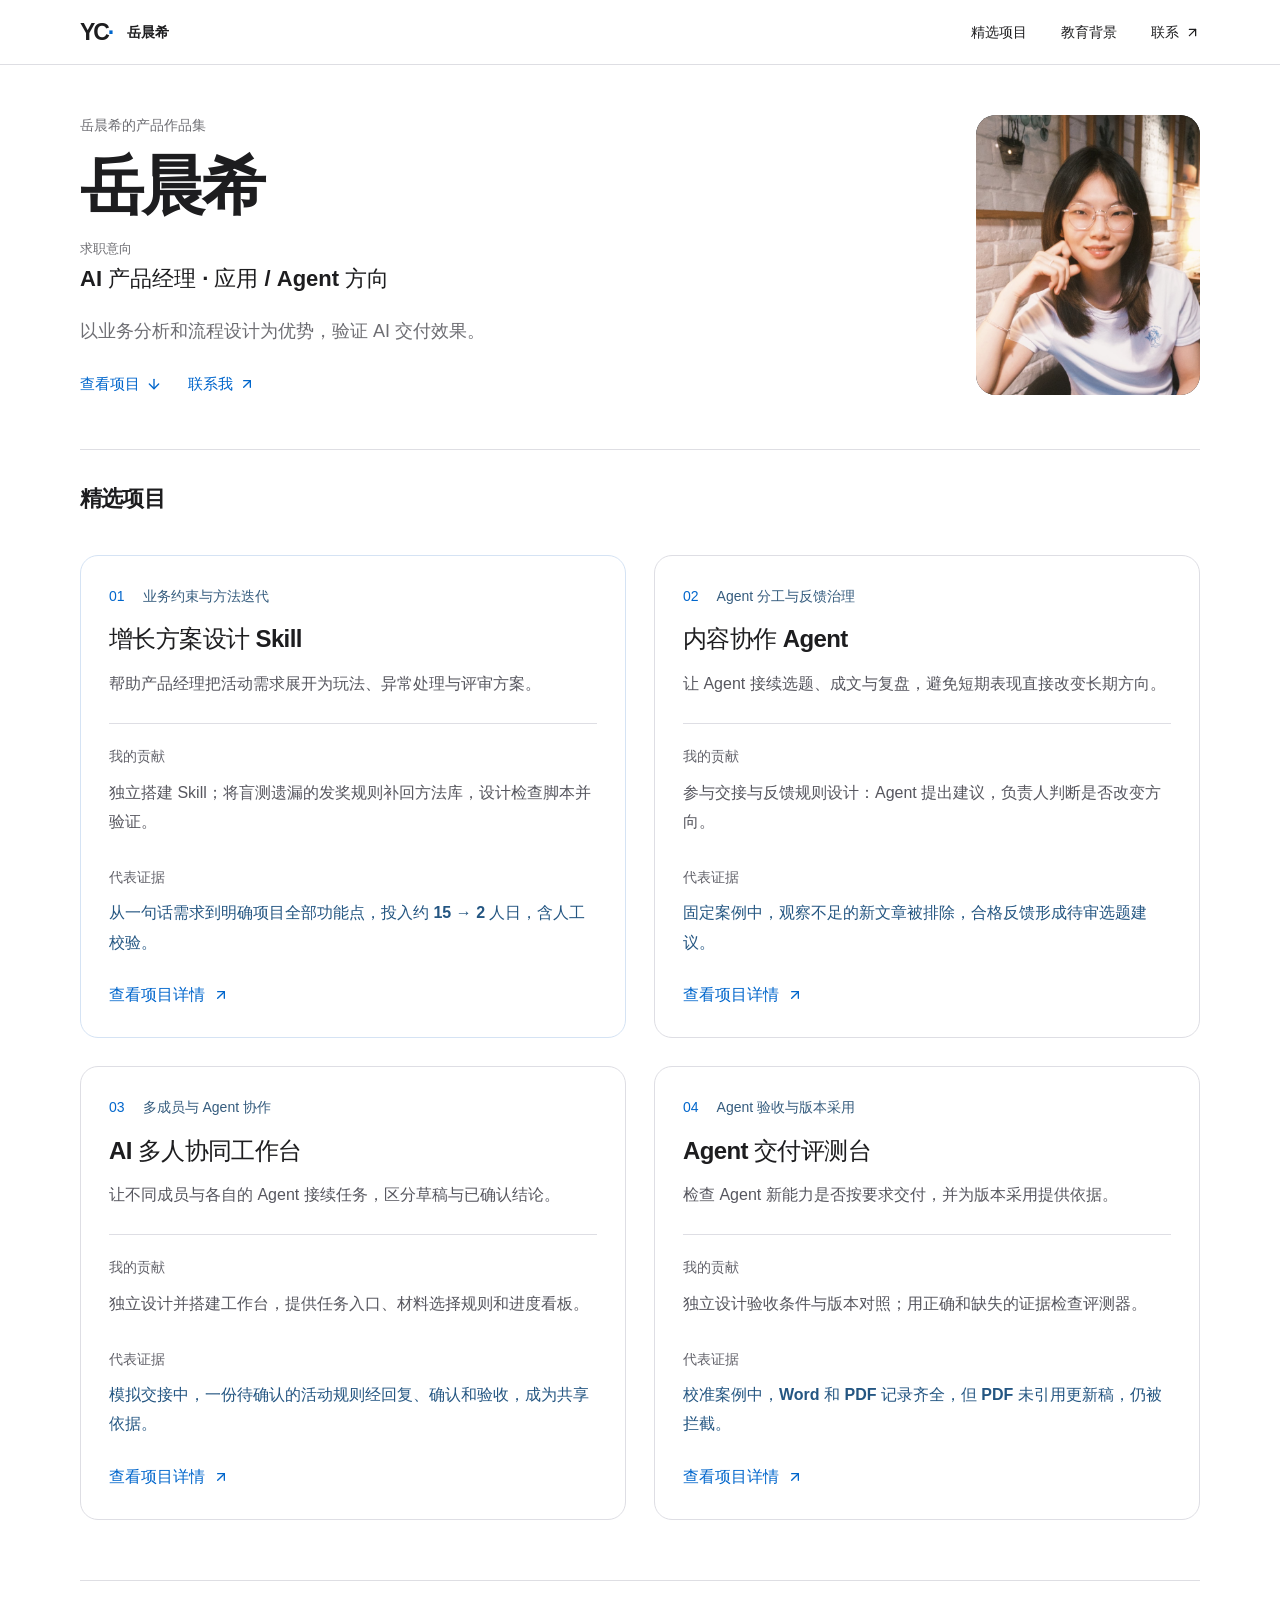
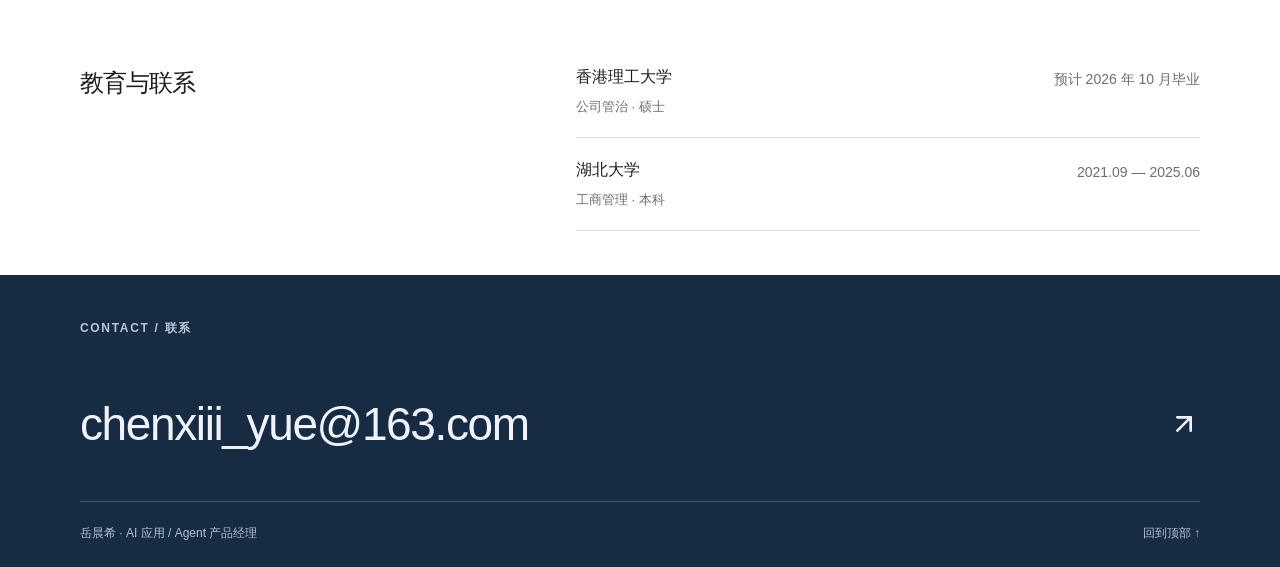
<file: index.html>
<!DOCTYPE html><html lang="zh-CN"><head><meta charSet="utf-8"/><meta name="viewport" content="width=device-width, initial-scale=1"/><link rel="stylesheet" href="/_next/static/css/index.C0RLAd8f.css" data-rsc-css-href="/_next/static/css/index.C0RLAd8f.css" data-precedence="vite-rsc/importer-resources"/><link rel="stylesheet" href="/_next/static/css/anonymous-portfolio.DQwmS_Tu.css" data-rsc-css-href="/_next/static/css/anonymous-portfolio.DQwmS_Tu.css" data-precedence="vite-rsc/importer-resources"/><link rel="modulepreload" fetchPriority="low" href="/_next/static/chunks/index--lSmfdsh.js"/><script src="/_next/static/chunks/rolldown-runtime-C60lm6uB.js" type="module" async=""></script><script src="/_next/static/chunks/framework-D_rUT4EX.js" type="module" async=""></script><link rel="modulepreload" href="/_next/static/chunks/layout-segment-context-CBlf8ANy.js" crossorigin=""/><link rel="modulepreload" href="/_next/static/chunks/Icon-COpRllaJ.js" crossorigin=""/><title>岳晨希 · AI 应用 / Agent 产品经理</title><meta name="description" content="以业务分析和流程设计为优势，验证 AI 交付效果。展示增长方案设计、内容协作、多人工作区与 Agent 交付评测。"/><meta name="robots" content="noindex, nofollow"/><meta property="og:title" content="岳晨希 · AI 产品经理作品集"/><meta property="og:description" content="增长方案设计、内容协作、多人工作区与 Agent 交付评测。"/><meta name="twitter:card" content="summary"/><meta name="twitter:title" content="岳晨希 · AI 产品经理作品集"/><meta name="twitter:description" content="以业务分析和流程设计为优势，验证 AI 交付效果。"/><link rel="icon" href="/favicon.svg"/><script>Object.assign(((self[Symbol.for("vinext.navigationRuntime")]??={bootstrap:{routeManifest:null},functions:{}}).bootstrap.rsc??={rsc:[]}),{params:{},nav:{"pathname":"/","searchParams":[]}})</script><link rel="modulepreload" href="/_next/static/chunks/index--lSmfdsh.js" />
</head><body><div id="top" class="tech-home anonymous-home"><a class="skip-link" href="#main">跳至正文</a><header class="site-header"><div class="shell header-inner"><a class="identity" href="/" aria-label="岳晨希，返回首页"><span class="identity-mark" aria-hidden="true">YC<span>·</span></span><span>岳晨希</span></a><nav aria-label="主导航"><a href="#projects">精选项目</a><a href="#about">教育背景</a><a class="nav-contact" href="#contact">联系 <svg xmlns="http://www.w3.org/2000/svg" width="15" height="15" viewBox="0 0 24 24" fill="none" stroke="currentColor" stroke-width="2" stroke-linecap="round" stroke-linejoin="round" class="lucide lucide-arrow-up-right" aria-hidden="true"><path d="M7 7h10v10"></path><path d="M7 17 17 7"></path></svg></a></nav></div></header><main id="main"><section class="shell profile-hero" aria-label="个人信息与求职意向"><div class="profile-copy"><p class="profile-kicker">岳晨希的产品作品集</p><h1>岳晨希</h1><p class="profile-role"><span>求职意向</span>AI 产品经理 · 应用 / Agent 方向</p><p class="profile-proof">以业务分析和流程设计为优势，验证 AI 交付效果。</p><div class="profile-contact"><a href="#projects">查看项目 <svg xmlns="http://www.w3.org/2000/svg" width="16" height="16" viewBox="0 0 24 24" fill="none" stroke="currentColor" stroke-width="2" stroke-linecap="round" stroke-linejoin="round" class="lucide lucide-arrow-down" aria-hidden="true"><path d="M12 5v14"></path><path d="m19 12-7 7-7-7"></path></svg></a><a href="mailto:chenxiii_yue@163.com">联系我 <svg xmlns="http://www.w3.org/2000/svg" width="16" height="16" viewBox="0 0 24 24" fill="none" stroke="currentColor" stroke-width="2" stroke-linecap="round" stroke-linejoin="round" class="lucide lucide-arrow-up-right" aria-hidden="true"><path d="M7 7h10v10"></path><path d="M7 17 17 7"></path></svg></a></div></div><figure class="profile-photo"><img src="/images/profile/yue-chenxi.jpg" alt="岳晨希的生活照" width="900" height="1200" fetchPriority="high" decoding="async"/></figure></section><section id="projects" class="shell projects-section" aria-labelledby="projects-title"><div class="section-heading"><h2 id="projects-title">精选项目</h2></div><div class="portfolio-projects"><a class="portfolio-project" href="/projects/growth" aria-label="查看增长方案设计 Skill"><div class="project-purpose"><p class="project-label">0<!-- -->1<span>业务约束与方法迭代</span></p><h3>增长方案设计 Skill</h3><p>帮助产品经理把活动需求展开为玩法、异常处理与评审方案。</p></div><div class="project-contribution"><span>我的贡献</span><p>独立搭建 Skill；将盲测遗漏的发奖规则补回方法库，设计检查脚本并验证。</p></div><div class="project-proof"><span>代表证据</span><strong>从一句话需求到明确项目全部功能点，投入约 15 → 2 人日，含人工校验。</strong></div><span class="project-link">查看项目详情 <svg xmlns="http://www.w3.org/2000/svg" width="16" height="16" viewBox="0 0 24 24" fill="none" stroke="currentColor" stroke-width="2" stroke-linecap="round" stroke-linejoin="round" class="lucide lucide-arrow-up-right" aria-hidden="true"><path d="M7 7h10v10"></path><path d="M7 17 17 7"></path></svg></span></a><a class="portfolio-project" href="/projects/content-agent" aria-label="查看内容协作 Agent"><div class="project-purpose"><p class="project-label">0<!-- -->2<span>Agent 分工与反馈治理</span></p><h3>内容协作 Agent</h3><p>让 Agent 接续选题、成文与复盘，避免短期表现直接改变长期方向。</p></div><div class="project-contribution"><span>我的贡献</span><p>参与交接与反馈规则设计：Agent 提出建议，负责人判断是否改变方向。</p></div><div class="project-proof"><span>代表证据</span><strong>固定案例中，观察不足的新文章被排除，合格反馈形成待审选题建议。</strong></div><span class="project-link">查看项目详情 <svg xmlns="http://www.w3.org/2000/svg" width="16" height="16" viewBox="0 0 24 24" fill="none" stroke="currentColor" stroke-width="2" stroke-linecap="round" stroke-linejoin="round" class="lucide lucide-arrow-up-right" aria-hidden="true"><path d="M7 7h10v10"></path><path d="M7 17 17 7"></path></svg></span></a><a class="portfolio-project" href="/projects/collaboration" aria-label="查看AI 多人协同工作台"><div class="project-purpose"><p class="project-label">0<!-- -->3<span>多成员与 Agent 协作</span></p><h3>AI 多人协同工作台</h3><p>让不同成员与各自的 Agent 接续任务，区分草稿与已确认结论。</p></div><div class="project-contribution"><span>我的贡献</span><p>独立设计并搭建工作台，提供任务入口、材料选择规则和进度看板。</p></div><div class="project-proof"><span>代表证据</span><strong>模拟交接中，一份待确认的活动规则经回复、确认和验收，成为共享依据。</strong></div><span class="project-link">查看项目详情 <svg xmlns="http://www.w3.org/2000/svg" width="16" height="16" viewBox="0 0 24 24" fill="none" stroke="currentColor" stroke-width="2" stroke-linecap="round" stroke-linejoin="round" class="lucide lucide-arrow-up-right" aria-hidden="true"><path d="M7 7h10v10"></path><path d="M7 17 17 7"></path></svg></span></a><a class="portfolio-project" href="/projects/evaluation" aria-label="查看Agent 交付评测台"><div class="project-purpose"><p class="project-label">0<!-- -->4<span>Agent 验收与版本采用</span></p><h3>Agent 交付评测台</h3><p>检查 Agent 新能力是否按要求交付，并为版本采用提供依据。</p></div><div class="project-contribution"><span>我的贡献</span><p>独立设计验收条件与版本对照；用正确和缺失的证据检查评测器。</p></div><div class="project-proof"><span>代表证据</span><strong>校准案例中，Word 和 PDF 记录齐全，但 PDF 未引用更新稿，仍被拦截。</strong></div><span class="project-link">查看项目详情 <svg xmlns="http://www.w3.org/2000/svg" width="16" height="16" viewBox="0 0 24 24" fill="none" stroke="currentColor" stroke-width="2" stroke-linecap="round" stroke-linejoin="round" class="lucide lucide-arrow-up-right" aria-hidden="true"><path d="M7 7h10v10"></path><path d="M7 17 17 7"></path></svg></span></a></div></section><section id="about" class="shell about-section" aria-labelledby="about-title"><div class="about-intro"><h2 id="about-title">教育与联系</h2></div><div class="about-records"><div class="record"><div><strong>香港理工大学</strong><p>公司管治 · 硕士</p></div><span>预计 2026 年 10 月毕业</span></div><div class="record"><div><strong>湖北大学</strong><p>工商管理 · 本科</p></div><span>2021.09 — 2025.06</span></div></div></section></main><footer id="contact" class="contact-section"><div class="shell"><div class="contact-top"><p class="eyebrow">CONTACT / 联系</p></div><a class="email-link" href="mailto:chenxiii_yue@163.com">chenxiii_yue@163.com<svg xmlns="http://www.w3.org/2000/svg" width="24" height="24" viewBox="0 0 24 24" fill="none" stroke="currentColor" stroke-width="2" stroke-linecap="round" stroke-linejoin="round" class="lucide lucide-arrow-up-right" aria-hidden="true"><path d="M7 7h10v10"></path><path d="M7 17 17 7"></path></svg></a><div class="footer-bottom"><span>岳晨希 · AI 应用 / Agent 产品经理</span><a href="#top">回到顶部 ↑</a></div></div></footer></div><script type="module" src="/_next/static/chunks/index--lSmfdsh.js" id="_R_" async=""></script><script>((self[Symbol.for("vinext.navigationRuntime")]??={bootstrap:{routeManifest:null},functions:{}}).bootstrap.rsc??={rsc:[]}).rsc.push("0:{\"page:/\":\"$L1\",\"layout:/\":\"$L2\",\"route:/\":\"$L3\",\"__route\":\"route:/\",\"__interceptionContext\":null,\"__layoutIds\":[\"layout:/\"],\"__rootLayout\":\"/\",\"__bfcacheSegmentIdentities\":{\"layout:/\":\"[\\\"layout\\\",\\\"layout:/\\\",\\\"root-boundary:/\\\",\\\"\\\"]\",\"page:/\":\"[\\\"page\\\",\\\"page:/\\\",\\\"root-boundary:/\\\",\\\"\\\"]\"},\"__srcPage\":[\"page\"],\"__layoutFlags\":{\"layout:/\":\"s\"},\"__artifactCompatibility\":{\"schemaVersion\":1,\"graphVersion\":\"app-route-graph:1177fd80f83fa7b0\",\"deploymentVersion\":\"c41b28c9-34fd-438b-b65e-da80427b961c\",\"appElementsSchemaVersion\":1,\"rscPayloadSchemaVersion\":1,\"rootBoundaryId\":\"/\",\"renderEpoch\":null}}\n")</script><script>((self[Symbol.for("vinext.navigationRuntime")]??={bootstrap:{routeManifest:null},functions:{}}).bootstrap.rsc??={rsc:[]}).rsc.push("4:I[\"c5beb10df826\",[],\"Children\",1]\n")</script><script>((self[Symbol.for("vinext.navigationRuntime")]??={bootstrap:{routeManifest:null},functions:{}}).bootstrap.rsc??={rsc:[]}).rsc.push("5:I[\"0dc7e6a5ccb2\",[],\"GlobalErrorBoundary\",1]\n")</script><script>((self[Symbol.for("vinext.navigationRuntime")]??={bootstrap:{routeManifest:null},functions:{}}).bootstrap.rsc??={rsc:[]}).rsc.push("6:I[\"610eead2fe97\",[],\"default\",1]\n")</script><script>((self[Symbol.for("vinext.navigationRuntime")]??={bootstrap:{routeManifest:null},functions:{}}).bootstrap.rsc??={rsc:[]}).rsc.push("7:I[\"0dc7e6a5ccb2\",[],\"ErrorBoundary\",1]\n")</script><script>((self[Symbol.for("vinext.navigationRuntime")]??={bootstrap:{routeManifest:null},functions:{}}).bootstrap.rsc??={rsc:[]}).rsc.push("8:I[\"8c444080ebb8\",[],\"LayoutSegmentProvider\",1]\n")</script><script>((self[Symbol.for("vinext.navigationRuntime")]??={bootstrap:{routeManifest:null},functions:{}}).bootstrap.rsc??={rsc:[]}).rsc.push("9:I[\"c5beb10df826\",[],\"Slot\",1]\n")</script><script>((self[Symbol.for("vinext.navigationRuntime")]??={bootstrap:{routeManifest:null},functions:{}}).bootstrap.rsc??={rsc:[]}).rsc.push("a:I[\"0dc7e6a5ccb2\",[],\"NotFoundBoundary\",1]\n")</script><script>((self[Symbol.for("vinext.navigationRuntime")]??={bootstrap:{routeManifest:null},functions:{}}).bootstrap.rsc??={rsc:[]}).rsc.push("b:I[\"066132fd2803\",[],\"default\",1]\n")</script><script>((self[Symbol.for("vinext.navigationRuntime")]??={bootstrap:{routeManifest:null},functions:{}}).bootstrap.rsc??={rsc:[]}).rsc.push("c:I[\"40fe166cc87b\",[],\"AppRouterScrollTarget\",1]\n")</script><script>((self[Symbol.for("vinext.navigationRuntime")]??={bootstrap:{routeManifest:null},functions:{}}).bootstrap.rsc??={rsc:[]}).rsc.push("d:I[\"0dc7e6a5ccb2\",[],\"RedirectBoundary\",1]\n")</script><script>((self[Symbol.for("vinext.navigationRuntime")]??={bootstrap:{routeManifest:null},functions:{}}).bootstrap.rsc??={rsc:[]}).rsc.push(":HL[\"/_next/static/css/index.C0RLAd8f.css\",\"style\"     ]\n")</script><script>((self[Symbol.for("vinext.navigationRuntime")]??={bootstrap:{routeManifest:null},functions:{}}).bootstrap.rsc??={rsc:[]}).rsc.push("2:[[[\"$\",\"link\",\"css:/_next/static/css/index.C0RLAd8f.css\",{\"rel\":\"stylesheet\",\"precedence\":\"vite-rsc/importer-resources\",\"href\":\"/_next/static/css/index.C0RLAd8f.css\",\"data-rsc-css-href\":\"/_next/static/css/index.C0RLAd8f.css\"}],\"$undefined\"],[\"$\",\"html\",null,{\"lang\":\"zh-CN\",\"children\":[\"$\",\"body\",null,{\"children\":[\"$\",\"$L4\",null,{}]}]}]]\n")</script><script>((self[Symbol.for("vinext.navigationRuntime")]??={bootstrap:{routeManifest:null},functions:{}}).bootstrap.rsc??={rsc:[]}).rsc.push("3:[[[\"$\",\"meta\",null,{\"charSet\":\"utf-8\"}],[[\"$\",\"title\",\"0\",{\"children\":\"岳晨希 · AI 应用 / Agent 产品经理\"}],[\"$\",\"meta\",\"1\",{\"name\":\"description\",\"content\":\"以业务分析和流程设计为优势，验证 AI 交付效果。展示增长方案设计、内容协作、多人工作区与 Agent 交付评测。\"}],[\"$\",\"meta\",\"2\",{\"name\":\"robots\",\"content\":\"noindex, nofollow\"}],[\"$\",\"meta\",\"3\",{\"property\":\"og:title\",\"content\":\"岳晨希 · AI 产品经理作品集\"}],[\"$\",\"meta\",\"4\",{\"property\":\"og:description\",\"content\":\"增长方案设计、内容协作、多人工作区与 Agent 交付评测。\"}],[\"$\",\"meta\",\"5\",{\"name\":\"twitter:card\",\"content\":\"summary\"}],[\"$\",\"meta\",\"6\",{\"name\":\"twitter:title\",\"content\":\"岳晨希 · AI 产品经理作品集\"}],[\"$\",\"meta\",\"7\",{\"name\":\"twitter:description\",\"content\":\"以业务分析和流程设计为优势，验证 AI 交付效果。\"}],[\"$\",\"link\",\"8\",{\"data-vinext-streamed-icon\":\"$undefined\",\"rel\":\"icon\",\"href\":\"/favicon.svg\",\"type\":\"$undefined\",\"sizes\":\"$undefined\",\"color\":\"$undefined\",\"media\":\"$undefined\",\"fetchPriority\":\"$undefined\"}]],[[\"$\",\"meta\",\"0\",{\"name\":\"viewport\",\"content\":\"width=device-width, initial-scale=1\"}]]],[\"$\",\"$L5\",null,{\"fallback\":\"$6\",\"children\":[\"$\",\"$L7\",null,{\"fallback\":\"$6\",\"children\":[\"$\",\"$L8\",null,{\"providerId\":\"layout:/\",\"segmentMap\":{\"children\":[]},\"children\":[\"$\",\"$L9\",null,{\"id\":\"layout:/\",\"parallelSlots\":\"$undefined\",\"children\":[\"$\",\"$La\",null,{\"resetKey\":\"\",\"fallback\":[[[\"$\",\"a\",null,{\"className\":\"skip-link\",\"href\":\"#main\",\"children\":\"跳至正文\"}],[\"$\",\"header\",null,{\"className\":\"site-header\",\"children\":[\"$\",\"div\",null,{\"className\":\"shell header-inner\",\"children\":[[\"$\",\"a\",null,{\"className\":\"identity\",\"href\":\"/\",\"aria-label\":\"岳晨希，返回首页\",\"children\":[[\"$\",\"span\",null,{\"className\":\"identity-mark\",\"aria-hidden\":\"true\",\"children\":[\"YC\",[\"$\",\"span\",null,{\"children\":\"·\"}]]}],[\"$\",\"span\",null,{\"children\":\"岳晨希\"}]]}],[\"$\",\"nav\",null,{\"aria-label\":\"主导航\",\"children\":[[\"$\",\"a\",null,{\"href\":\"/#projects\",\"children\":\"精选项目\"}],[\"$\",\"a\",null,{\"href\":\"/#about\",\"children\":\"教育背景\"}],[\"$\",\"a\",null,{\"className\":\"nav-contact\",\"href\":\"/#contact\",\"children\":[\"联系 \",[\"$\",\"$Lb\",null,{\"ref\":\"$undefined\",\"iconNode\":[[\"path\",{\"d\":\"M7 7h10v10\",\"key\":\"1tivn9\"}],[\"path\",{\"d\":\"M7 17 17 7\",\"key\":\"1vkiza\"}]],\"className\":\"lucide-arrow-up-right\",\"size\":15,\"aria-hidden\":\"true\"}]]}]]}]]}]}]],[\"$\",\"main\",null,{\"id\":\"main\",\"className\":\"shell not-found\",\"children\":[[\"$\",\"p\",null,{\"className\":\"eyebrow\",\"children\":\"404\"}],[\"$\",\"h1\",null,{\"children\":\"这个页面不存在。\"}],[\"$\",\"a\",null,{\"className\":\"primary-link\",\"href\":\"/\",\"children\":\"返回首页 →\"}]]}]],\"children\":[\"$\",\"$La\",null,{\"resetKey\":\"\",\"fallback\":[[[\"$\",\"a\",null,{\"className\":\"skip-link\",\"href\":\"#main\",\"children\":\"跳至正文\"}],[\"$\",\"header\",null,{\"className\":\"site-header\",\"children\":[\"$\",\"div\",null,{\"className\":\"shell header-inner\",\"children\":[[\"$\",\"a\",null,{\"className\":\"identity\",\"href\":\"/\",\"aria-label\":\"岳晨希，返回首页\",\"children\":[[\"$\",\"span\",null,{\"className\":\"identity-mark\",\"aria-hidden\":\"true\",\"children\":[\"YC\",[\"$\",\"span\",null,{\"children\":\"·\"}]]}],[\"$\",\"span\",null,{\"children\":\"岳晨希\"}]]}],[\"$\",\"nav\",null,{\"aria-label\":\"主导航\",\"children\":[[\"$\",\"a\",null,{\"href\":\"/#projects\",\"children\":\"精选项目\"}],[\"$\",\"a\",null,{\"href\":\"/#about\",\"children\":\"教育背景\"}],[\"$\",\"a\",null,{\"className\":\"nav-contact\",\"href\":\"/#contact\",\"children\":[\"联系 \",[\"$\",\"$Lb\",null,{\"ref\":\"$undefined\",\"iconNode\":\"$3:1:props:children:props:children:props:children:props:children:props:fallback:0:1:props:children:props:children:1:props:children:2:props:children:1:props:iconNode\",\"className\":\"lucide-arrow-up-right\",\"size\":15,\"aria-hidden\":\"true\"}]]}]]}]]}]}]],[\"$\",\"main\",null,{\"id\":\"main\",\"className\":\"shell not-found\",\"children\":[[\"$\",\"p\",null,{\"className\":\"eyebrow\",\"children\":\"404\"}],[\"$\",\"h1\",null,{\"children\":\"这个页面不存在。\"}],[\"$\",\"a\",null,{\"className\":\"primary-link\",\"href\":\"/\",\"children\":\"返回首页 →\"}]]}]],\"children\":[\"$\",\"$Lc\",null,{\"children\":[\"$\",\"$Ld\",null,{\"children\":[[\"$\",\"$L8\",null,{\"providerId\":\"page:/\",\"segmentMap\":{\"children\":[\"__PAGE__\"]},\"children\":[\"$\",\"$L9\",null,{\"id\":\"page:/\"}]}],null]}]}]}]}]}]}]}]}],null,null]\n")</script><script>((self[Symbol.for("vinext.navigationRuntime")]??={bootstrap:{routeManifest:null},functions:{}}).bootstrap.rsc??={rsc:[]}).rsc.push(":HL[\"/_next/static/css/anonymous-portfolio.DQwmS_Tu.css\",\"style\"     ]\n")</script><script>((self[Symbol.for("vinext.navigationRuntime")]??={bootstrap:{routeManifest:null},functions:{}}).bootstrap.rsc??={rsc:[]}).rsc.push(":HL[\"/images/profile/yue-chenxi.jpg\",\"image\",{\"fetchPriority\":\"high\"}]\n")</script><script>((self[Symbol.for("vinext.navigationRuntime")]??={bootstrap:{routeManifest:null},functions:{}}).bootstrap.rsc??={rsc:[]}).rsc.push("1:[[[\"$\",\"link\",\"css:/_next/static/css/index.C0RLAd8f.css\",{\"rel\":\"stylesheet\",\"precedence\":\"vite-rsc/importer-resources\",\"href\":\"/_next/static/css/index.C0RLAd8f.css\",\"data-rsc-css-href\":\"/_next/static/css/index.C0RLAd8f.css\"}],[\"$\",\"link\",\"css:/_next/static/css/anonymous-portfolio.DQwmS_Tu.css\",{\"rel\":\"stylesheet\",\"precedence\":\"vite-rsc/importer-resources\",\"href\":\"/_next/static/css/anonymous-portfolio.DQwmS_Tu.css\",\"data-rsc-css-href\":\"/_next/static/css/anonymous-portfolio.DQwmS_Tu.css\"}],\"$undefined\"],[\"$\",\"div\",null,{\"id\":\"top\",\"className\":\"tech-home anonymous-home\",\"children\":[[[\"$\",\"a\",null,{\"className\":\"skip-link\",\"href\":\"#main\",\"children\":\"跳至正文\"}],[\"$\",\"header\",null,{\"className\":\"site-header\",\"children\":[\"$\",\"div\",null,{\"className\":\"shell header-inner\",\"children\":[[\"$\",\"a\",null,{\"className\":\"identity\",\"href\":\"/\",\"aria-label\":\"岳晨希，返回首页\",\"children\":[[\"$\",\"span\",null,{\"className\":\"identity-mark\",\"aria-hidden\":\"true\",\"children\":[\"YC\",[\"$\",\"span\",null,{\"children\":\"·\"}]]}],[\"$\",\"span\",null,{\"children\":\"岳晨希\"}]]}],[\"$\",\"nav\",null,{\"aria-label\":\"主导航\",\"children\":[[\"$\",\"a\",null,{\"href\":\"#projects\",\"children\":\"精选项目\"}],[\"$\",\"a\",null,{\"href\":\"#about\",\"children\":\"教育背景\"}],[\"$\",\"a\",null,{\"className\":\"nav-contact\",\"href\":\"#contact\",\"children\":[\"联系 \",[\"$\",\"$Lb\",null,{\"ref\":\"$undefined\",\"iconNode\":\"$3:1:props:children:props:children:props:children:props:children:props:fallback:0:1:props:children:props:children:1:props:children:2:props:children:1:props:iconNode\",\"className\":\"lucide-arrow-up-right\",\"size\":15,\"aria-hidden\":\"true\"}]]}]]}]]}]}]],[\"$\",\"main\",null,{\"id\":\"main\",\"children\":[[\"$\",\"section\",null,{\"className\":\"shell profile-hero\",\"aria-label\":\"个人信息与求职意向\",\"children\":[[\"$\",\"div\",null,{\"className\":\"profile-copy\",\"children\":[[\"$\",\"p\",null,{\"className\":\"profile-kicker\",\"children\":\"岳晨希的产品作品集\"}],[\"$\",\"h1\",null,{\"children\":\"岳晨希\"}],[\"$\",\"p\",null,{\"className\":\"profile-role\",\"children\":[[\"$\",\"span\",null,{\"children\":\"求职意向\"}],\"AI 产品经理 · 应用 / Agent 方向\"]}],[\"$\",\"p\",null,{\"className\":\"profile-proof\",\"children\":\"以业务分析和流程设计为优势，验证 AI 交付效果。\"}],[\"$\",\"div\",null,{\"className\":\"profile-contact\",\"children\":[[\"$\",\"a\",null,{\"href\":\"#projects\",\"children\":[\"查看项目 \",[\"$\",\"$Lb\",null,{\"ref\":\"$undefined\",\"iconNode\":[[\"path\",{\"d\":\"M12 5v14\",\"key\":\"s699le\"}],[\"path\",{\"d\":\"m19 12-7 7-7-7\",\"key\":\"1idqje\"}]],\"className\":\"lucide-arrow-down\",\"size\":16,\"aria-hidden\":\"true\"}]]}],[\"$\",\"a\",null,{\"href\":\"mailto:chenxiii_yue@163.com\",\"children\":[\"联系我 \",[\"$\",\"$Lb\",null,{\"ref\":\"$undefined\",\"iconNode\":\"$3:1:props:children:props:children:props:children:props:children:props:fallback:0:1:props:children:props:children:1:props:children:2:props:children:1:props:iconNode\",\"className\":\"lucide-arrow-up-right\",\"size\":16,\"aria-hidden\":\"true\"}]]}]]}]]}],[\"$\",\"figure\",null,{\"className\":\"profile-photo\",\"children\":[\"$\",\"img\",null,{\"src\":\"/images/profile/yue-chenxi.jpg\",\"alt\":\"岳晨希的生活照\",\"width\":900,\"height\":1200,\"fetchPriority\":\"high\",\"decoding\":\"async\"}]}]]}],[\"$\",\"section\",null,{\"id\":\"projects\",\"className\":\"shell projects-section\",\"aria-labelledby\":\"projects-title\",\"children\":[[\"$\",\"div\",null,{\"className\":\"section-heading\",\"children\":[\"$\",\"h2\",null,{\"id\":\"projects-title\",\"children\":\"精选项目\"}]}],[\"$\",\"div\",null,{\"className\":\"portfolio-projects\",\"children\":[[\"$\",\"a\",\"growth\",{\"className\":\"portfolio-project\",\"href\":\"/projects/growth\",\"aria-label\":\"查看增长方案设计 Skill\",\"children\":[[\"$\",\"div\",null,{\"className\":\"project-purpose\",\"children\":[[\"$\",\"p\",null,{\"className\":\"project-label\",\"children\":[\"0\",1,[\"$\",\"span\",null,{\"children\":\"业务约束与方法迭代\"}]]}],[\"$\",\"h3\",null,{\"children\":\"增长方案设计 Skill\"}],[\"$\",\"p\",null,{\"children\":\"帮助产品经理把活动需求展开为玩法、异常处理与评审方案。\"}]]}],[\"$\",\"div\",null,{\"className\":\"project-contribution\",\"children\":[[\"$\",\"span\",null,{\"children\":\"我的贡献\"}],[\"$\",\"p\",null,{\"children\":\"独立搭建 Skill；将盲测遗漏的发奖规则补回方法库，设计检查脚本并验证。\"}]]}],[\"$\",\"div\",null,{\"className\":\"project-proof\",\"children\":[[\"$\",\"span\",null,{\"children\":\"代表证据\"}],[\"$\",\"strong\",null,{\"children\":\"从一句话需求到明确项目全部功能点，投入约 15 → 2 人日，含人工校验。\"}]]}],[\"$\",\"span\",null,{\"className\":\"project-link\",\"children\":[\"查看项目详情 \",[\"$\",\"$Lb\",null,{\"ref\":\"$undefined\",\"iconNode\":\"$3:1:props:children:props:children:props:children:props:children:props:fallback:0:1:props:children:props:children:1:props:children:2:props:children:1:props:iconNode\",\"className\":\"lucide-arrow-up-right\",\"size\":16,\"aria-hidden\":\"true\"}]]}]]}],[\"$\",\"a\",\"content-agent\",{\"className\":\"portfolio-project\",\"href\":\"/projects/content-agent\",\"aria-label\":\"查看内容协作 Agent\",\"children\":[[\"$\",\"div\",null,{\"className\":\"project-purpose\",\"children\":[[\"$\",\"p\",null,{\"className\":\"project-label\",\"children\":[\"0\",2,[\"$\",\"span\",null,{\"children\":\"Agent 分工与反馈治理\"}]]}],[\"$\",\"h3\",null,{\"children\":\"内容协作 Agent\"}],[\"$\",\"p\",null,{\"children\":\"让 Agent 接续选题、成文与复盘，避免短期表现直接改变长期方向。\"}]]}],[\"$\",\"div\",null,{\"className\":\"project-contribution\",\"children\":[[\"$\",\"span\",null,{\"children\":\"我的贡献\"}],[\"$\",\"p\",null,{\"children\":\"参与交接与反馈规则设计：Agent 提出建议，负责人判断是否改变方向。\"}]]}],[\"$\",\"div\",null,{\"className\":\"project-proof\",\"children\":[[\"$\",\"span\",null,{\"children\":\"代表证据\"}],[\"$\",\"strong\",null,{\"children\":\"固定案例中，观察不足的新文章被排除，合格反馈形成待审选题建议。\"}]]}],[\"$\",\"span\",null,{\"className\":\"project-link\",\"children\":[\"查看项目详情 \",[\"$\",\"$Lb\",null,{\"ref\":\"$undefined\",\"iconNode\":\"$3:1:props:children:props:children:props:children:props:children:props:fallback:0:1:props:children:props:children:1:props:children:2:props:children:1:props:iconNode\",\"className\":\"lucide-arrow-up-right\",\"size\":16,\"aria-hidden\":\"true\"}]]}]]}],[\"$\",\"a\",\"collaboration\",{\"className\":\"portfolio-project\",\"href\":\"/projects/collaboration\",\"aria-label\":\"查看AI 多人协同工作台\",\"children\":[\"$Le\",\"$Lf\",\"$L10\",\"$L11\"]}],\"$L12\"]}]]}],\"$L13\"]}],\"$L14\"]}]]\n")</script><script>((self[Symbol.for("vinext.navigationRuntime")]??={bootstrap:{routeManifest:null},functions:{}}).bootstrap.rsc??={rsc:[]}).rsc.push("e:[\"$\",\"div\",null,{\"className\":\"project-purpose\",\"children\":[[\"$\",\"p\",null,{\"className\":\"project-label\",\"children\":[\"0\",3,[\"$\",\"span\",null,{\"children\":\"多成员与 Agent 协作\"}]]}],[\"$\",\"h3\",null,{\"children\":\"AI 多人协同工作台\"}],[\"$\",\"p\",null,{\"children\":\"让不同成员与各自的 Agent 接续任务，区分草稿与已确认结论。\"}]]}]\n")</script><script>((self[Symbol.for("vinext.navigationRuntime")]??={bootstrap:{routeManifest:null},functions:{}}).bootstrap.rsc??={rsc:[]}).rsc.push("f:[\"$\",\"div\",null,{\"className\":\"project-contribution\",\"children\":[[\"$\",\"span\",null,{\"children\":\"我的贡献\"}],[\"$\",\"p\",null,{\"children\":\"独立设计并搭建工作台，提供任务入口、材料选择规则和进度看板。\"}]]}]\n")</script><script>((self[Symbol.for("vinext.navigationRuntime")]??={bootstrap:{routeManifest:null},functions:{}}).bootstrap.rsc??={rsc:[]}).rsc.push("10:[\"$\",\"div\",null,{\"className\":\"project-proof\",\"children\":[[\"$\",\"span\",null,{\"children\":\"代表证据\"}],[\"$\",\"strong\",null,{\"children\":\"模拟交接中，一份待确认的活动规则经回复、确认和验收，成为共享依据。\"}]]}]\n")</script><script>((self[Symbol.for("vinext.navigationRuntime")]??={bootstrap:{routeManifest:null},functions:{}}).bootstrap.rsc??={rsc:[]}).rsc.push("11:[\"$\",\"span\",null,{\"className\":\"project-link\",\"children\":[\"查看项目详情 \",[\"$\",\"$Lb\",null,{\"ref\":\"$undefined\",\"iconNode\":\"$3:1:props:children:props:children:props:children:props:children:props:fallback:0:1:props:children:props:children:1:props:children:2:props:children:1:props:iconNode\",\"className\":\"lucide-arrow-up-right\",\"size\":16,\"aria-hidden\":\"true\"}]]}]\n")</script><script>((self[Symbol.for("vinext.navigationRuntime")]??={bootstrap:{routeManifest:null},functions:{}}).bootstrap.rsc??={rsc:[]}).rsc.push("12:[\"$\",\"a\",\"evaluation\",{\"className\":\"portfolio-project\",\"href\":\"/projects/evaluation\",\"aria-label\":\"查看Agent 交付评测台\",\"children\":[[\"$\",\"div\",null,{\"className\":\"project-purpose\",\"children\":[[\"$\",\"p\",null,{\"className\":\"project-label\",\"children\":[\"0\",4,[\"$\",\"span\",null,{\"children\":\"Agent 验收与版本采用\"}]]}],[\"$\",\"h3\",null,{\"children\":\"Agent 交付评测台\"}],[\"$\",\"p\",null,{\"children\":\"检查 Agent 新能力是否按要求交付，并为版本采用提供依据。\"}]]}],[\"$\",\"div\",null,{\"className\":\"project-contribution\",\"children\":[[\"$\",\"span\",null,{\"children\":\"我的贡献\"}],[\"$\",\"p\",null,{\"children\":\"独立设计验收条件与版本对照；用正确和缺失的证据检查评测器。\"}]]}],[\"$\",\"div\",null,{\"className\":\"project-proof\",\"children\":[[\"$\",\"span\",null,{\"children\":\"代表证据\"}],[\"$\",\"strong\",null,{\"children\":\"校准案例中，Word 和 PDF 记录齐全，但 PDF 未引用更新稿，仍被拦截。\"}]]}],[\"$\",\"span\",null,{\"className\":\"project-link\",\"children\":[\"查看项目详情 \",[\"$\",\"$Lb\",null,{\"ref\":\"$undefined\",\"iconNode\":\"$3:1:props:children:props:children:props:children:props:children:props:fallback:0:1:props:children:props:children:1:props:children:2:props:children:1:props:iconNode\",\"className\":\"lucide-arrow-up-right\",\"size\":16,\"aria-hidden\":\"true\"}]]}]]}]\n")</script><script>((self[Symbol.for("vinext.navigationRuntime")]??={bootstrap:{routeManifest:null},functions:{}}).bootstrap.rsc??={rsc:[]}).rsc.push("13:[\"$\",\"section\",null,{\"id\":\"about\",\"className\":\"shell about-section\",\"aria-labelledby\":\"about-title\",\"children\":[[\"$\",\"div\",null,{\"className\":\"about-intro\",\"children\":[\"$\",\"h2\",null,{\"id\":\"about-title\",\"children\":\"教育与联系\"}]}],[\"$\",\"div\",null,{\"className\":\"about-records\",\"children\":[[\"$\",\"div\",null,{\"className\":\"record\",\"children\":[[\"$\",\"div\",null,{\"children\":[[\"$\",\"strong\",null,{\"children\":\"香港理工大学\"}],[\"$\",\"p\",null,{\"children\":\"公司管治 · 硕士\"}]]}],[\"$\",\"span\",null,{\"children\":\"预计 2026 年 10 月毕业\"}]]}],[\"$\",\"div\",null,{\"className\":\"record\",\"children\":[[\"$\",\"div\",null,{\"children\":[[\"$\",\"strong\",null,{\"children\":\"湖北大学\"}],[\"$\",\"p\",null,{\"children\":\"工商管理 · 本科\"}]]}],[\"$\",\"span\",null,{\"children\":\"2021.09 — 2025.06\"}]]}]]}]]}]\n")</script><script>((self[Symbol.for("vinext.navigationRuntime")]??={bootstrap:{routeManifest:null},functions:{}}).bootstrap.rsc??={rsc:[]}).rsc.push("14:[\"$\",\"footer\",null,{\"id\":\"contact\",\"className\":\"contact-section\",\"children\":[\"$\",\"div\",null,{\"className\":\"shell\",\"children\":[[\"$\",\"div\",null,{\"className\":\"contact-top\",\"children\":[\"$\",\"p\",null,{\"className\":\"eyebrow\",\"children\":\"CONTACT / 联系\"}]}],[\"$\",\"a\",null,{\"className\":\"email-link\",\"href\":\"mailto:chenxiii_yue@163.com\",\"children\":[\"chenxiii_yue@163.com\",[\"$\",\"$Lb\",null,{\"ref\":\"$undefined\",\"iconNode\":\"$3:1:props:children:props:children:props:children:props:children:props:fallback:0:1:props:children:props:children:1:props:children:2:props:children:1:props:iconNode\",\"className\":\"lucide-arrow-up-right\",\"aria-hidden\":\"true\"}]]}],[\"$\",\"div\",null,{\"className\":\"footer-bottom\",\"children\":[[\"$\",\"span\",null,{\"children\":\"岳晨希 · AI 应用 / Agent 产品经理\"}],[\"$\",\"a\",null,{\"href\":\"#top\",\"children\":\"回到顶部 ↑\"}]]}]]}]}]\n")</script><script>Object.assign(((self[Symbol.for("vinext.navigationRuntime")]??={bootstrap:{routeManifest:null},functions:{}}).bootstrap.rsc??={rsc:[]}),{"initialCacheKind":"static"});((self[Symbol.for("vinext.navigationRuntime")]??={bootstrap:{routeManifest:null},functions:{}}).bootstrap.rsc??={rsc:[]}).done=true</script></body></html>
</file>
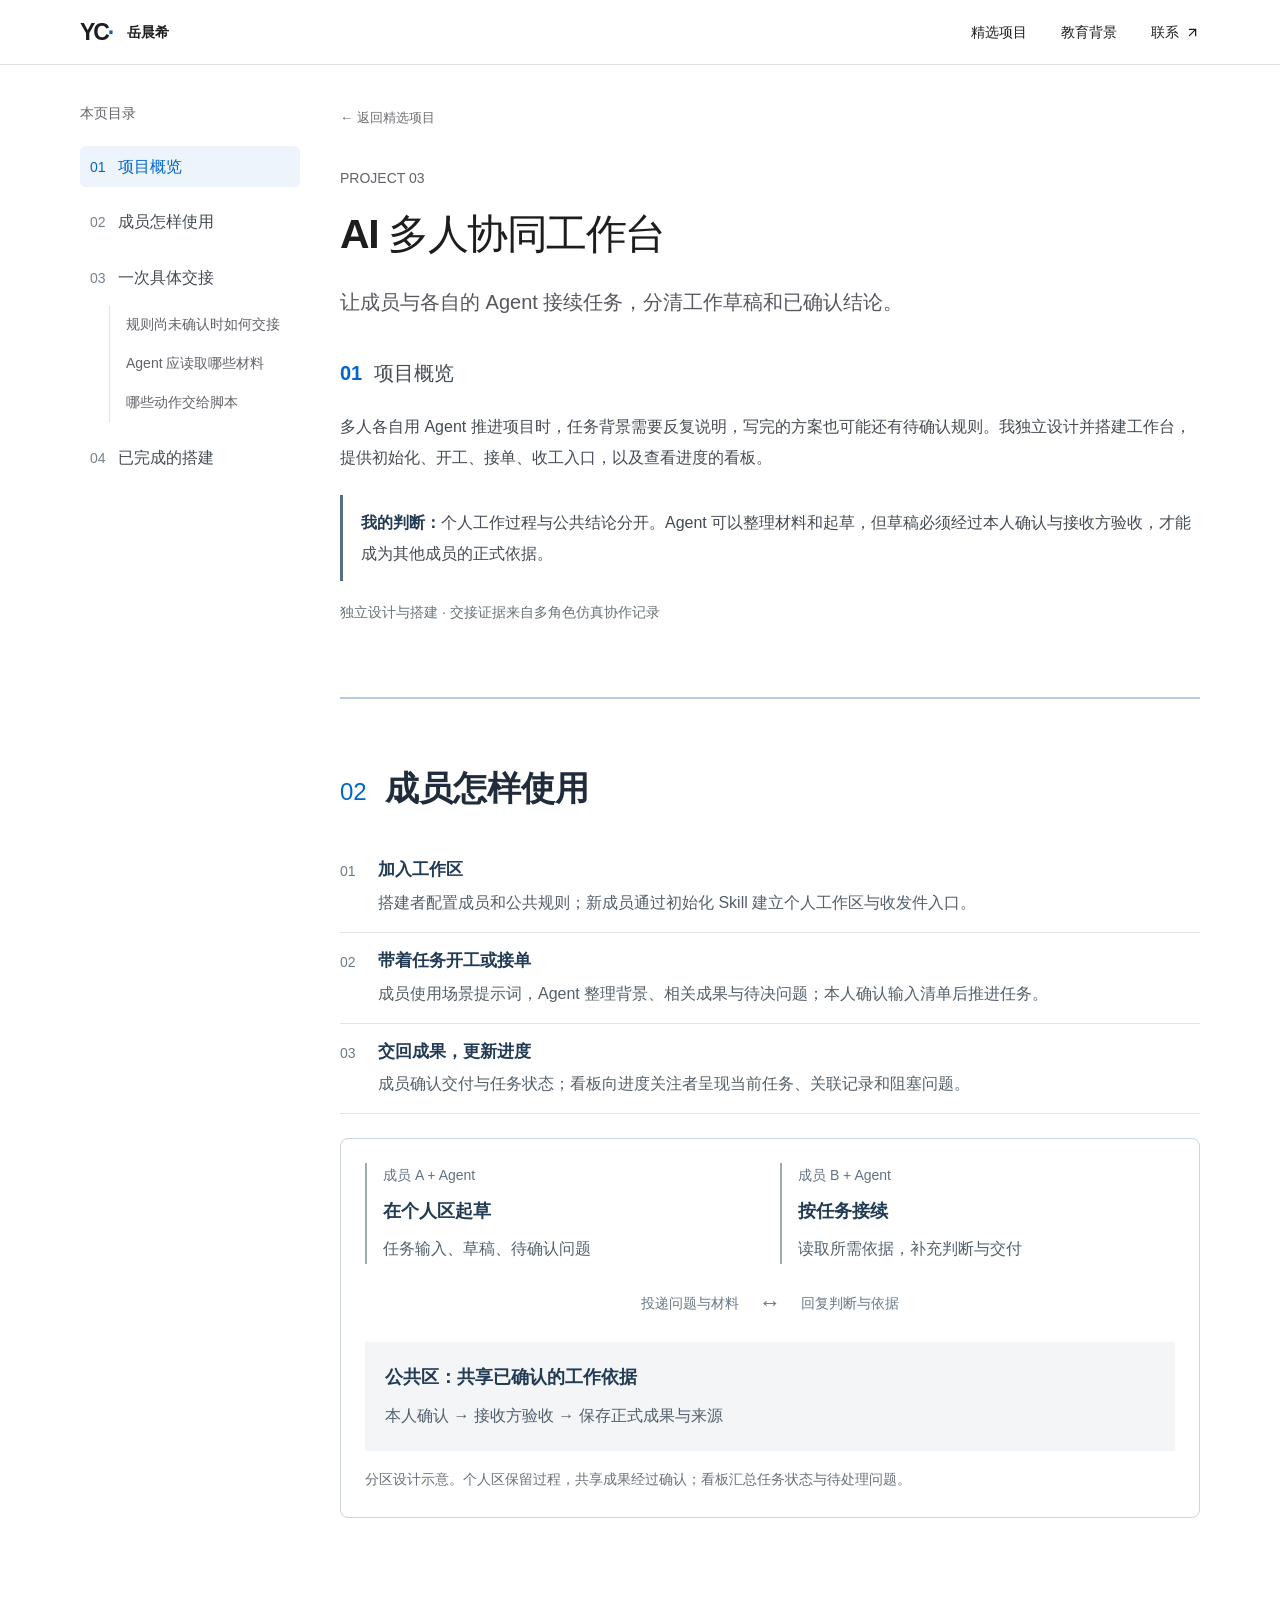
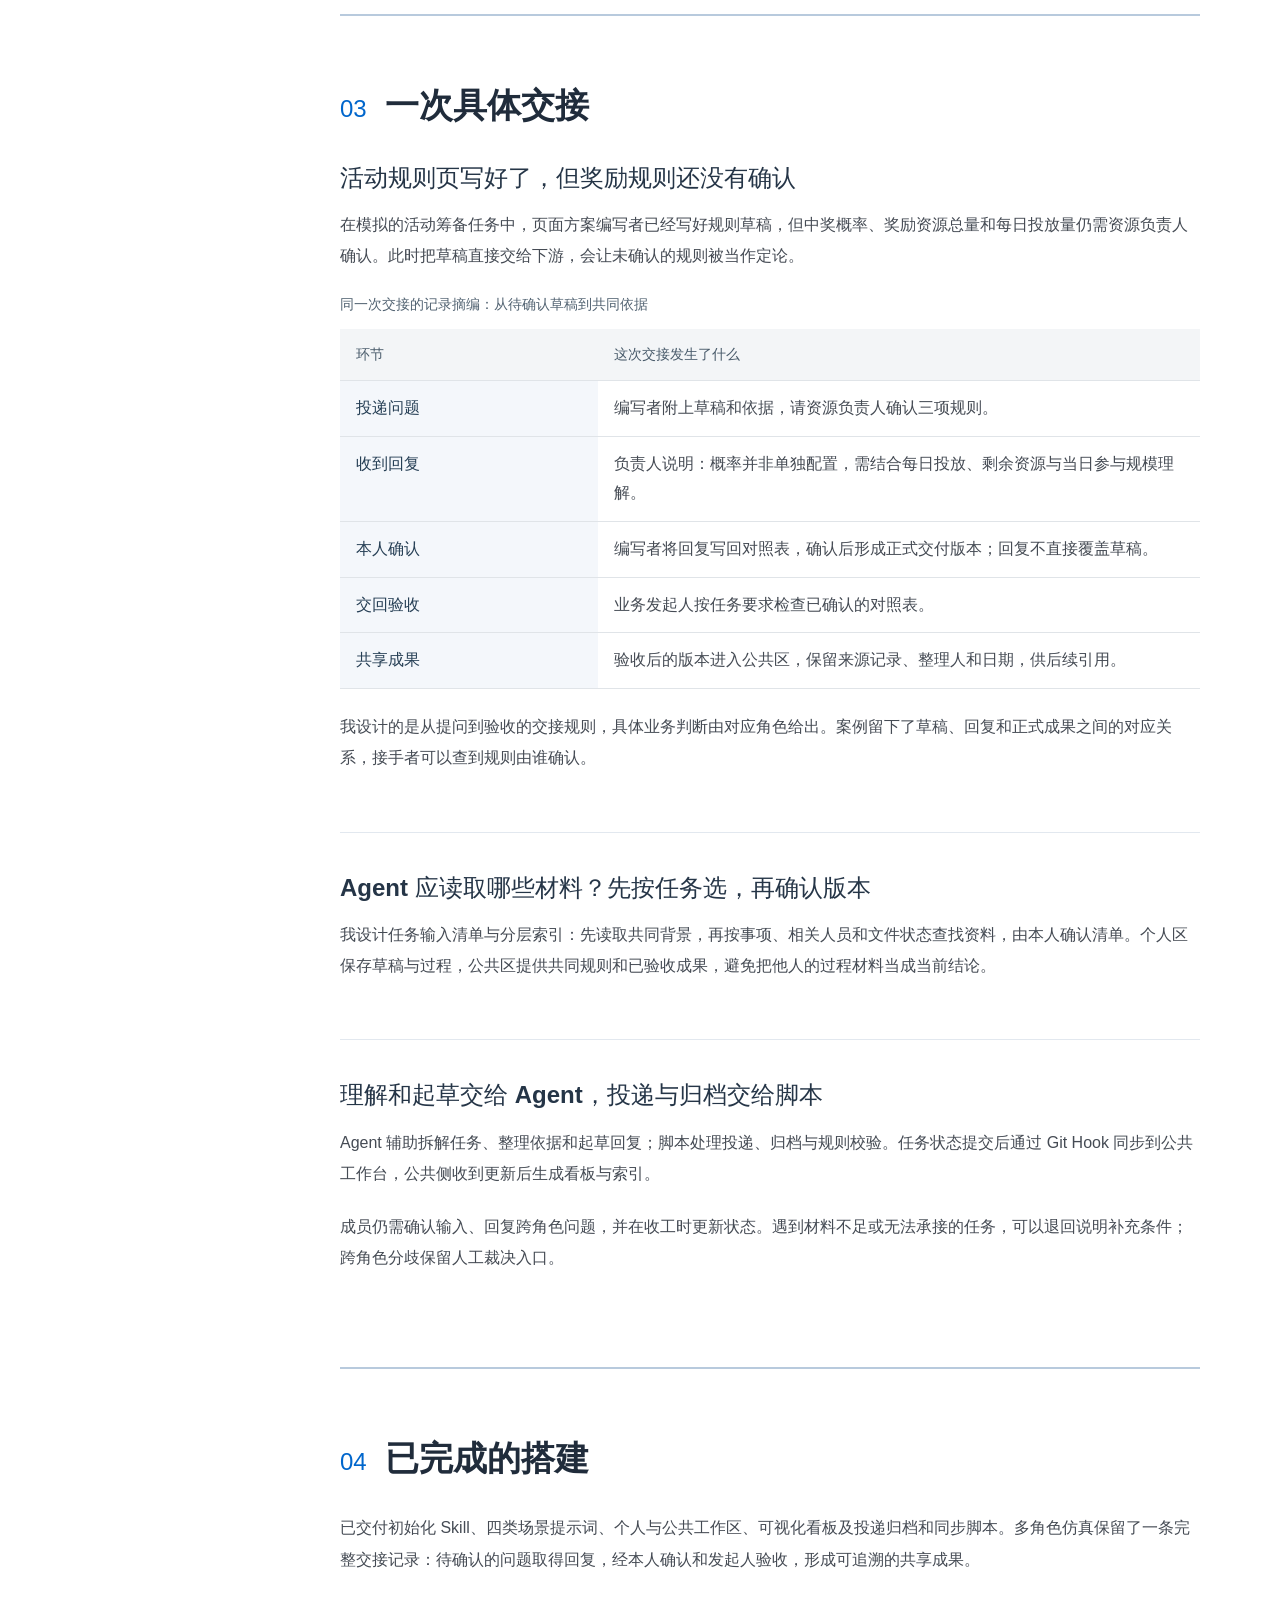
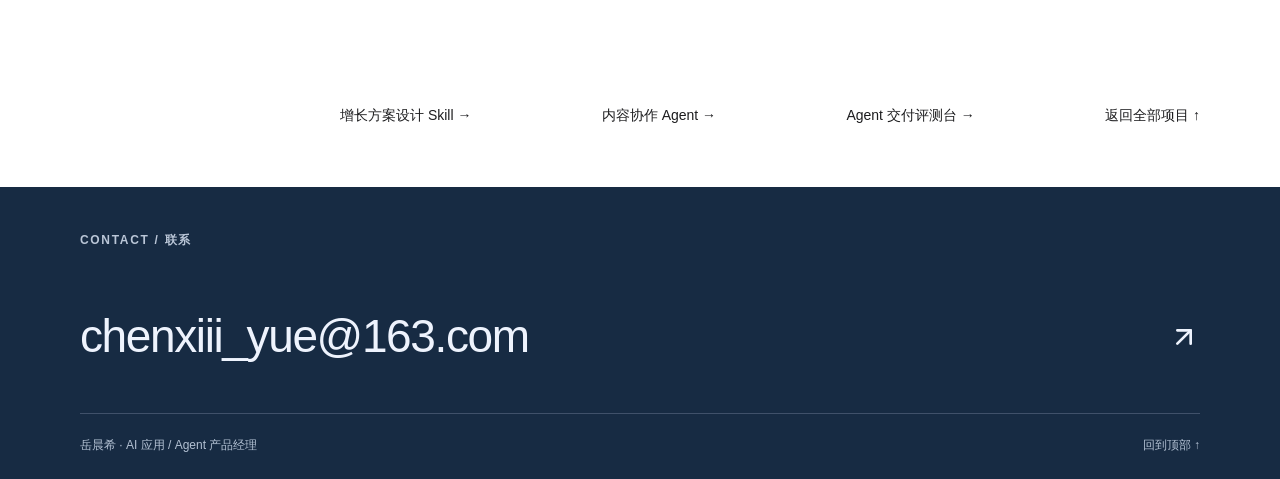
<file: projects/collaboration/index.html>
<!DOCTYPE html><html lang="zh-CN"><head><meta charSet="utf-8"/><meta name="viewport" content="width=device-width, initial-scale=1"/><link rel="stylesheet" href="/_next/static/css/index.C0RLAd8f.css" data-rsc-css-href="/_next/static/css/index.C0RLAd8f.css" data-precedence="vite-rsc/importer-resources"/><link rel="stylesheet" href="/_next/static/css/case-story.Ck4GbSLX.css" data-rsc-css-href="/_next/static/css/case-story.Ck4GbSLX.css" data-precedence="vite-rsc/importer-resources"/><link rel="stylesheet" href="/_next/static/css/anonymous-portfolio.DQwmS_Tu.css" data-rsc-css-href="/_next/static/css/anonymous-portfolio.DQwmS_Tu.css" data-precedence="vite-rsc/importer-resources"/><link rel="modulepreload" fetchPriority="low" href="/_next/static/chunks/index--lSmfdsh.js"/><script src="/_next/static/chunks/rolldown-runtime-C60lm6uB.js" type="module" async=""></script><script src="/_next/static/chunks/framework-D_rUT4EX.js" type="module" async=""></script><link rel="modulepreload" href="/_next/static/chunks/layout-segment-context-CBlf8ANy.js" crossorigin=""/><link rel="modulepreload" href="/_next/static/chunks/Icon-COpRllaJ.js" crossorigin=""/><link rel="modulepreload" href="/_next/static/chunks/case-toc-D0-Rh7B8.js" crossorigin=""/><link rel="modulepreload" href="/_next/static/chunks/table-D11cBGxH.js" crossorigin=""/><link rel="modulepreload" href="/_next/static/chunks/utils-BfF9hTxu.js" crossorigin=""/><title>AI 多人协同工作台 · 岳晨希</title><meta name="description" content="让成员与各自的 Agent 接续任务，分清工作草稿和已确认结论。"/><meta name="robots" content="noindex, nofollow"/><meta property="og:title" content="AI 多人协同工作台 · 岳晨希"/><meta property="og:description" content="让成员与各自的 Agent 接续任务，分清工作草稿和已确认结论。"/><meta name="twitter:card" content="summary"/><meta name="twitter:title" content="AI 多人协同工作台 · 岳晨希"/><meta name="twitter:description" content="让成员与各自的 Agent 接续任务，分清工作草稿和已确认结论。"/><link rel="icon" href="/favicon.svg"/><script>Object.assign(((self[Symbol.for("vinext.navigationRuntime")]??={bootstrap:{routeManifest:null},functions:{}}).bootstrap.rsc??={rsc:[]}),{params:{},nav:{"pathname":"/projects/collaboration","searchParams":[]}})</script><link rel="modulepreload" href="/_next/static/chunks/index--lSmfdsh.js" />
</head><body><div id="top" class="tech-home detail-page reading-case hierarchical-case anonymous-case"><a class="skip-link" href="#main">跳至正文</a><header class="site-header"><div class="shell header-inner"><a class="identity" href="/" aria-label="岳晨希，返回首页"><span class="identity-mark" aria-hidden="true">YC<span>·</span></span><span>岳晨希</span></a><nav aria-label="主导航"><a href="/#projects">精选项目</a><a href="/#about">教育背景</a><a class="nav-contact" href="/#contact">联系 <svg xmlns="http://www.w3.org/2000/svg" width="15" height="15" viewBox="0 0 24 24" fill="none" stroke="currentColor" stroke-width="2" stroke-linecap="round" stroke-linejoin="round" class="lucide lucide-arrow-up-right" aria-hidden="true"><path d="M7 7h10v10"></path><path d="M7 17 17 7"></path></svg></a></nav></div></header><main id="main"><div class="shell reading-layout"><nav class="hierarchical-toc" aria-label="项目阅读目录"><div class="toc-desktop"><p class="toc-label">本页目录</p><ol class="chapter-list"><li class="chapter-active"><a class="chapter-link" href="#overview" aria-current="location"><span aria-hidden="true">0<!-- -->1</span>项目概览</a></li><li><a class="chapter-link" href="#workflow"><span aria-hidden="true">0<!-- -->2</span>成员怎样使用</a></li><li><a class="chapter-link" href="#decisions"><span aria-hidden="true">0<!-- -->3</span>一次具体交接</a><ol class="subchapter-list"><li><a href="#handoff">规则尚未确认时如何交接</a></li><li><a href="#workspace">Agent 应读取哪些材料</a></li><li><a href="#responsibilities">哪些动作交给脚本</a></li></ol></li><li><a class="chapter-link" href="#validation"><span aria-hidden="true">0<!-- -->4</span>已完成的搭建</a></li></ol></div><details class="toc-mobile"><summary><span class="toc-location"><strong>项目概览</strong></span><span class="toc-toggle">目录 <span aria-hidden="true">⌄</span></span></summary><div class="toc-mobile-panel"><ol class="chapter-list"><li class="chapter-active"><a class="chapter-link" href="#overview" aria-current="location"><span aria-hidden="true">0<!-- -->1</span>项目概览</a></li><li><a class="chapter-link" href="#workflow"><span aria-hidden="true">0<!-- -->2</span>成员怎样使用</a></li><li><a class="chapter-link" href="#decisions"><span aria-hidden="true">0<!-- -->3</span>一次具体交接</a><ol class="subchapter-list"><li><a href="#handoff">规则尚未确认时如何交接</a></li><li><a href="#workspace">Agent 应读取哪些材料</a></li><li><a href="#responsibilities">哪些动作交给脚本</a></li></ol></li><li><a class="chapter-link" href="#validation"><span aria-hidden="true">0<!-- -->4</span>已完成的搭建</a></li></ol></div></details></nav><article class="reading-article"><section tabindex="-1" id="overview" class="reading-overview"><a href="/#projects" class="back-link">← 返回精选项目</a><p class="reading-kicker">PROJECT <!-- -->03</p><h1>AI 多人协同工作台</h1><p class="reading-definition">让成员与各自的 Agent 接续任务，分清工作草稿和已确认结论。</p><h2 class="overview-chapter"><span>01</span>项目概览</h2><div class="case-prose"><p>多人各自用 Agent 推进项目时，任务背景需要反复说明，写完的方案也可能还有待确认规则。我独立设计并搭建工作台，提供初始化、开工、接单、收工入口，以及查看进度的看板。</p><p class="case-key-decision"><strong>我的判断：</strong>个人工作过程与公共结论分开。Agent 可以整理材料和起草，但草稿必须经过本人确认与接收方验收，才能成为其他成员的正式依据。</p><p class="case-scope">独立设计与搭建 · 交接证据来自多角色仿真协作记录</p></div></section><section tabindex="-1" id="workflow" class="reading-section"><header><h2 class="chapter-heading"><span>02</span>成员怎样使用</h2></header><div class="reading-content case-prose"><ol class="compact-journey"><li><strong>加入工作区</strong><span>搭建者配置成员和公共规则；新成员通过初始化 Skill 建立个人工作区与收发件入口。</span></li><li><strong>带着任务开工或接单</strong><span>成员使用场景提示词，Agent 整理背景、相关成果与待决问题；本人确认输入清单后推进任务。</span></li><li><strong>交回成果，更新进度</strong><span>成员确认交付与任务状态；看板向进度关注者呈现当前任务、关联记录和阻塞问题。</span></li></ol><figure class="story-figure workspace-design"><div class="workspace-people"><div><span>成员 A + Agent</span><strong>在个人区起草</strong><p>任务输入、草稿、待确认问题</p></div><div><span>成员 B + Agent</span><strong>按任务接续</strong><p>读取所需依据，补充判断与交付</p></div></div><div class="workspace-bridge"><span>投递问题与材料</span><b aria-hidden="true">↔</b><span>回复判断与依据</span></div><div class="workspace-shared"><strong>公共区：共享已确认的工作依据</strong><p>本人确认 → 接收方验收 → 保存正式成果与来源</p></div><figcaption>分区设计示意。个人区保留过程，共享成果经过确认；看板汇总任务状态与待处理问题。</figcaption></figure></div></section><section tabindex="-1" id="decisions" class="reading-section"><header><h2 class="chapter-heading"><span>03</span>一次具体交接</h2></header><div class="reading-content case-prose"><div id="handoff" tabindex="-1" class="narrative-block"><h3>活动规则页写好了，但奖励规则还没有确认</h3><p>在模拟的活动筹备任务中，页面方案编写者已经写好规则草稿，但中奖概率、奖励资源总量和每日投放量仍需资源负责人确认。此时把草稿直接交给下游，会让未确认的规则被当作定论。</p><div class="decision-table"><div data-slot="table-container" class="relative w-full overflow-x-auto"><table data-slot="table" class="w-full caption-bottom text-sm"><caption data-slot="table-caption" class="text-muted-foreground mt-4 text-sm">同一次交接的记录摘编：从待确认草稿到共同依据</caption><thead data-slot="table-header" class="[&amp;_tr]:border-b"><tr data-slot="table-row" class="hover:bg-muted/50 data-[state=selected]:bg-muted border-b transition-colors has-aria-expanded:bg-muted/50"><th data-slot="table-head" class="text-foreground h-10 px-2 text-left align-middle font-medium whitespace-nowrap [&amp;:has([role=checkbox])]:pr-0" scope="col">环节</th><th data-slot="table-head" class="text-foreground h-10 px-2 text-left align-middle font-medium whitespace-nowrap [&amp;:has([role=checkbox])]:pr-0" scope="col">这次交接发生了什么</th></tr></thead><tbody data-slot="table-body" class="[&amp;_tr:last-child]:border-0"><tr data-slot="table-row" class="hover:bg-muted/50 data-[state=selected]:bg-muted border-b transition-colors has-aria-expanded:bg-muted/50"><th data-slot="table-head" class="text-foreground h-10 px-2 text-left align-middle font-medium whitespace-nowrap [&amp;:has([role=checkbox])]:pr-0" scope="row">投递问题</th><td data-slot="table-cell" class="p-2 align-middle whitespace-nowrap [&amp;:has([role=checkbox])]:pr-0">编写者附上草稿和依据，请资源负责人确认三项规则。</td></tr><tr data-slot="table-row" class="hover:bg-muted/50 data-[state=selected]:bg-muted border-b transition-colors has-aria-expanded:bg-muted/50"><th data-slot="table-head" class="text-foreground h-10 px-2 text-left align-middle font-medium whitespace-nowrap [&amp;:has([role=checkbox])]:pr-0" scope="row">收到回复</th><td data-slot="table-cell" class="p-2 align-middle whitespace-nowrap [&amp;:has([role=checkbox])]:pr-0">负责人说明：概率并非单独配置，需结合每日投放、剩余资源与当日参与规模理解。</td></tr><tr data-slot="table-row" class="hover:bg-muted/50 data-[state=selected]:bg-muted border-b transition-colors has-aria-expanded:bg-muted/50"><th data-slot="table-head" class="text-foreground h-10 px-2 text-left align-middle font-medium whitespace-nowrap [&amp;:has([role=checkbox])]:pr-0" scope="row">本人确认</th><td data-slot="table-cell" class="p-2 align-middle whitespace-nowrap [&amp;:has([role=checkbox])]:pr-0">编写者将回复写回对照表，确认后形成正式交付版本；回复不直接覆盖草稿。</td></tr><tr data-slot="table-row" class="hover:bg-muted/50 data-[state=selected]:bg-muted border-b transition-colors has-aria-expanded:bg-muted/50"><th data-slot="table-head" class="text-foreground h-10 px-2 text-left align-middle font-medium whitespace-nowrap [&amp;:has([role=checkbox])]:pr-0" scope="row">交回验收</th><td data-slot="table-cell" class="p-2 align-middle whitespace-nowrap [&amp;:has([role=checkbox])]:pr-0">业务发起人按任务要求检查已确认的对照表。</td></tr><tr data-slot="table-row" class="hover:bg-muted/50 data-[state=selected]:bg-muted border-b transition-colors has-aria-expanded:bg-muted/50"><th data-slot="table-head" class="text-foreground h-10 px-2 text-left align-middle font-medium whitespace-nowrap [&amp;:has([role=checkbox])]:pr-0" scope="row">共享成果</th><td data-slot="table-cell" class="p-2 align-middle whitespace-nowrap [&amp;:has([role=checkbox])]:pr-0">验收后的版本进入公共区，保留来源记录、整理人和日期，供后续引用。</td></tr></tbody></table></div></div><p>我设计的是从提问到验收的交接规则，具体业务判断由对应角色给出。案例留下了草稿、回复和正式成果之间的对应关系，接手者可以查到规则由谁确认。</p></div><div id="workspace" tabindex="-1" class="narrative-block"><h3>Agent 应读取哪些材料？先按任务选，再确认版本</h3><p>我设计任务输入清单与分层索引：先读取共同背景，再按事项、相关人员和文件状态查找资料，由本人确认清单。个人区保存草稿与过程，公共区提供共同规则和已验收成果，避免把他人的过程材料当成当前结论。</p></div><div id="responsibilities" tabindex="-1" class="narrative-block"><h3>理解和起草交给 Agent，投递与归档交给脚本</h3><p>Agent 辅助拆解任务、整理依据和起草回复；脚本处理投递、归档与规则校验。任务状态提交后通过 Git Hook 同步到公共工作台，公共侧收到更新后生成看板与索引。</p><p>成员仍需确认输入、回复跨角色问题，并在收工时更新状态。遇到材料不足或无法承接的任务，可以退回说明补充条件；跨角色分歧保留人工裁决入口。</p></div></div></section><section tabindex="-1" id="validation" class="reading-section"><header><h2 class="chapter-heading"><span>04</span>已完成的搭建</h2></header><div class="reading-content case-prose"><p>已交付初始化 Skill、四类场景提示词、个人与公共工作区、可视化看板及投递归档和同步脚本。多角色仿真保留了一条完整交接记录：待确认的问题取得回复，经本人确认和发起人验收，形成可追溯的共享成果。</p></div></section><nav class="case-end case-links" aria-label="其他项目"><a href="/projects/growth">增长方案设计 Skill<!-- --> →</a><a href="/projects/content-agent">内容协作 Agent<!-- --> →</a><a href="/projects/evaluation">Agent 交付评测台<!-- --> →</a><a href="/#projects">返回全部项目 ↑</a></nav></article></div></main><footer id="contact" class="contact-section"><div class="shell"><div class="contact-top"><p class="eyebrow">CONTACT / 联系</p></div><a class="email-link" href="mailto:chenxiii_yue@163.com">chenxiii_yue@163.com<svg xmlns="http://www.w3.org/2000/svg" width="24" height="24" viewBox="0 0 24 24" fill="none" stroke="currentColor" stroke-width="2" stroke-linecap="round" stroke-linejoin="round" class="lucide lucide-arrow-up-right" aria-hidden="true"><path d="M7 7h10v10"></path><path d="M7 17 17 7"></path></svg></a><div class="footer-bottom"><span>岳晨希 · AI 应用 / Agent 产品经理</span><a href="#top">回到顶部 ↑</a></div></div></footer></div><script type="module" src="/_next/static/chunks/index--lSmfdsh.js" id="_R_" async=""></script><script>((self[Symbol.for("vinext.navigationRuntime")]??={bootstrap:{routeManifest:null},functions:{}}).bootstrap.rsc??={rsc:[]}).rsc.push("0:{\"page:/projects/collaboration\":\"$L1\",\"layout:/\":\"$L2\",\"route:/projects/collaboration\":\"$L3\",\"__route\":\"route:/projects/collaboration\",\"__interceptionContext\":null,\"__layoutIds\":[\"layout:/\"],\"__rootLayout\":\"/\",\"__bfcacheSegmentIdentities\":{\"layout:/\":\"[\\\"layout\\\",\\\"layout:/\\\",\\\"root-boundary:/\\\",\\\"\\\"]\",\"page:/projects/collaboration\":\"[\\\"page\\\",\\\"page:/projects/collaboration\\\",\\\"root-boundary:/\\\",\\\"[\\\\\\\"projects\\\\\\\",\\\\\\\"collaboration\\\\\\\"]\\\"]\"},\"__srcPage\":[\"projects\",\"collaboration\",\"page\"],\"__layoutFlags\":{\"layout:/\":\"s\"},\"__artifactCompatibility\":{\"schemaVersion\":1,\"graphVersion\":\"app-route-graph:dbd55798e34b5338\",\"deploymentVersion\":\"c41b28c9-34fd-438b-b65e-da80427b961c\",\"appElementsSchemaVersion\":1,\"rscPayloadSchemaVersion\":1,\"rootBoundaryId\":\"/\",\"renderEpoch\":null}}\n")</script><script>((self[Symbol.for("vinext.navigationRuntime")]??={bootstrap:{routeManifest:null},functions:{}}).bootstrap.rsc??={rsc:[]}).rsc.push("4:I[\"c5beb10df826\",[],\"Children\",1]\n")</script><script>((self[Symbol.for("vinext.navigationRuntime")]??={bootstrap:{routeManifest:null},functions:{}}).bootstrap.rsc??={rsc:[]}).rsc.push("5:I[\"0dc7e6a5ccb2\",[],\"GlobalErrorBoundary\",1]\n")</script><script>((self[Symbol.for("vinext.navigationRuntime")]??={bootstrap:{routeManifest:null},functions:{}}).bootstrap.rsc??={rsc:[]}).rsc.push("6:I[\"610eead2fe97\",[],\"default\",1]\n")</script><script>((self[Symbol.for("vinext.navigationRuntime")]??={bootstrap:{routeManifest:null},functions:{}}).bootstrap.rsc??={rsc:[]}).rsc.push("7:I[\"0dc7e6a5ccb2\",[],\"ErrorBoundary\",1]\n")</script><script>((self[Symbol.for("vinext.navigationRuntime")]??={bootstrap:{routeManifest:null},functions:{}}).bootstrap.rsc??={rsc:[]}).rsc.push("8:I[\"8c444080ebb8\",[],\"LayoutSegmentProvider\",1]\n")</script><script>((self[Symbol.for("vinext.navigationRuntime")]??={bootstrap:{routeManifest:null},functions:{}}).bootstrap.rsc??={rsc:[]}).rsc.push("9:I[\"c5beb10df826\",[],\"Slot\",1]\n")</script><script>((self[Symbol.for("vinext.navigationRuntime")]??={bootstrap:{routeManifest:null},functions:{}}).bootstrap.rsc??={rsc:[]}).rsc.push("a:I[\"0dc7e6a5ccb2\",[],\"NotFoundBoundary\",1]\n")</script><script>((self[Symbol.for("vinext.navigationRuntime")]??={bootstrap:{routeManifest:null},functions:{}}).bootstrap.rsc??={rsc:[]}).rsc.push("b:I[\"066132fd2803\",[],\"default\",1]\n")</script><script>((self[Symbol.for("vinext.navigationRuntime")]??={bootstrap:{routeManifest:null},functions:{}}).bootstrap.rsc??={rsc:[]}).rsc.push("c:I[\"40fe166cc87b\",[],\"AppRouterScrollTarget\",1]\n")</script><script>((self[Symbol.for("vinext.navigationRuntime")]??={bootstrap:{routeManifest:null},functions:{}}).bootstrap.rsc??={rsc:[]}).rsc.push("d:I[\"0dc7e6a5ccb2\",[],\"RedirectBoundary\",1]\n")</script><script>((self[Symbol.for("vinext.navigationRuntime")]??={bootstrap:{routeManifest:null},functions:{}}).bootstrap.rsc??={rsc:[]}).rsc.push(":HL[\"/_next/static/css/index.C0RLAd8f.css\",\"style\"     ]\n")</script><script>((self[Symbol.for("vinext.navigationRuntime")]??={bootstrap:{routeManifest:null},functions:{}}).bootstrap.rsc??={rsc:[]}).rsc.push("2:[[[\"$\",\"link\",\"css:/_next/static/css/index.C0RLAd8f.css\",{\"rel\":\"stylesheet\",\"precedence\":\"vite-rsc/importer-resources\",\"href\":\"/_next/static/css/index.C0RLAd8f.css\",\"data-rsc-css-href\":\"/_next/static/css/index.C0RLAd8f.css\"}],\"$undefined\"],[\"$\",\"html\",null,{\"lang\":\"zh-CN\",\"children\":[\"$\",\"body\",null,{\"children\":[\"$\",\"$L4\",null,{}]}]}]]\n")</script><script>((self[Symbol.for("vinext.navigationRuntime")]??={bootstrap:{routeManifest:null},functions:{}}).bootstrap.rsc??={rsc:[]}).rsc.push("3:[[[\"$\",\"meta\",null,{\"charSet\":\"utf-8\"}],[[\"$\",\"title\",\"0\",{\"children\":\"AI 多人协同工作台 · 岳晨希\"}],[\"$\",\"meta\",\"1\",{\"name\":\"description\",\"content\":\"让成员与各自的 Agent 接续任务，分清工作草稿和已确认结论。\"}],[\"$\",\"meta\",\"2\",{\"name\":\"robots\",\"content\":\"noindex, nofollow\"}],[\"$\",\"meta\",\"3\",{\"property\":\"og:title\",\"content\":\"AI 多人协同工作台 · 岳晨希\"}],[\"$\",\"meta\",\"4\",{\"property\":\"og:description\",\"content\":\"让成员与各自的 Agent 接续任务，分清工作草稿和已确认结论。\"}],[\"$\",\"meta\",\"5\",{\"name\":\"twitter:card\",\"content\":\"summary\"}],[\"$\",\"meta\",\"6\",{\"name\":\"twitter:title\",\"content\":\"AI 多人协同工作台 · 岳晨希\"}],[\"$\",\"meta\",\"7\",{\"name\":\"twitter:description\",\"content\":\"让成员与各自的 Agent 接续任务，分清工作草稿和已确认结论。\"}],[\"$\",\"link\",\"8\",{\"data-vinext-streamed-icon\":\"$undefined\",\"rel\":\"icon\",\"href\":\"/favicon.svg\",\"type\":\"$undefined\",\"sizes\":\"$undefined\",\"color\":\"$undefined\",\"media\":\"$undefined\",\"fetchPriority\":\"$undefined\"}]],[[\"$\",\"meta\",\"0\",{\"name\":\"viewport\",\"content\":\"width=device-width, initial-scale=1\"}]]],[\"$\",\"$L5\",null,{\"fallback\":\"$6\",\"children\":[\"$\",\"$L7\",null,{\"fallback\":\"$6\",\"children\":[\"$\",\"$L8\",null,{\"providerId\":\"layout:/\",\"segmentMap\":{\"children\":[\"projects\",\"collaboration\"]},\"children\":[\"$\",\"$L9\",null,{\"id\":\"layout:/\",\"parallelSlots\":\"$undefined\",\"children\":[\"$\",\"$La\",null,{\"resetKey\":\"projects\",\"fallback\":[[[\"$\",\"a\",null,{\"className\":\"skip-link\",\"href\":\"#main\",\"children\":\"跳至正文\"}],[\"$\",\"header\",null,{\"className\":\"site-header\",\"children\":[\"$\",\"div\",null,{\"className\":\"shell header-inner\",\"children\":[[\"$\",\"a\",null,{\"className\":\"identity\",\"href\":\"/\",\"aria-label\":\"岳晨希，返回首页\",\"children\":[[\"$\",\"span\",null,{\"className\":\"identity-mark\",\"aria-hidden\":\"true\",\"children\":[\"YC\",[\"$\",\"span\",null,{\"children\":\"·\"}]]}],[\"$\",\"span\",null,{\"children\":\"岳晨希\"}]]}],[\"$\",\"nav\",null,{\"aria-label\":\"主导航\",\"children\":[[\"$\",\"a\",null,{\"href\":\"/#projects\",\"children\":\"精选项目\"}],[\"$\",\"a\",null,{\"href\":\"/#about\",\"children\":\"教育背景\"}],[\"$\",\"a\",null,{\"className\":\"nav-contact\",\"href\":\"/#contact\",\"children\":[\"联系 \",[\"$\",\"$Lb\",null,{\"ref\":\"$undefined\",\"iconNode\":[[\"path\",{\"d\":\"M7 7h10v10\",\"key\":\"1tivn9\"}],[\"path\",{\"d\":\"M7 17 17 7\",\"key\":\"1vkiza\"}]],\"className\":\"lucide-arrow-up-right\",\"size\":15,\"aria-hidden\":\"true\"}]]}]]}]]}]}]],[\"$\",\"main\",null,{\"id\":\"main\",\"className\":\"shell not-found\",\"children\":[[\"$\",\"p\",null,{\"className\":\"eyebrow\",\"children\":\"404\"}],[\"$\",\"h1\",null,{\"children\":\"这个页面不存在。\"}],[\"$\",\"a\",null,{\"className\":\"primary-link\",\"href\":\"/\",\"children\":\"返回首页 →\"}]]}]],\"children\":[\"$\",\"$La\",null,{\"resetKey\":\"[\\\"projects\\\",\\\"collaboration\\\"]\",\"fallback\":[[[\"$\",\"a\",null,{\"className\":\"skip-link\",\"href\":\"#main\",\"children\":\"跳至正文\"}],[\"$\",\"header\",null,{\"className\":\"site-header\",\"children\":[\"$\",\"div\",null,{\"className\":\"shell header-inner\",\"children\":[[\"$\",\"a\",null,{\"className\":\"identity\",\"href\":\"/\",\"aria-label\":\"岳晨希，返回首页\",\"children\":[[\"$\",\"span\",null,{\"className\":\"identity-mark\",\"aria-hidden\":\"true\",\"children\":[\"YC\",[\"$\",\"span\",null,{\"children\":\"·\"}]]}],[\"$\",\"span\",null,{\"children\":\"岳晨希\"}]]}],[\"$\",\"nav\",null,{\"aria-label\":\"主导航\",\"children\":[[\"$\",\"a\",null,{\"href\":\"/#projects\",\"children\":\"精选项目\"}],[\"$\",\"a\",null,{\"href\":\"/#about\",\"children\":\"教育背景\"}],[\"$\",\"a\",null,{\"className\":\"nav-contact\",\"href\":\"/#contact\",\"children\":[\"联系 \",[\"$\",\"$Lb\",null,{\"ref\":\"$undefined\",\"iconNode\":\"$3:1:props:children:props:children:props:children:props:children:props:fallback:0:1:props:children:props:children:1:props:children:2:props:children:1:props:iconNode\",\"className\":\"lucide-arrow-up-right\",\"size\":15,\"aria-hidden\":\"true\"}]]}]]}]]}]}]],[\"$\",\"main\",null,{\"id\":\"main\",\"className\":\"shell not-found\",\"children\":[[\"$\",\"p\",null,{\"className\":\"eyebrow\",\"children\":\"404\"}],[\"$\",\"h1\",null,{\"children\":\"这个页面不存在。\"}],[\"$\",\"a\",null,{\"className\":\"primary-link\",\"href\":\"/\",\"children\":\"返回首页 →\"}]]}]],\"children\":[\"$\",\"$Lc\",null,{\"children\":[\"$\",\"$Ld\",null,{\"children\":[[\"$\",\"$L8\",null,{\"providerId\":\"page:/projects/collaboration\",\"segmentMap\":{\"children\":[\"__PAGE__\"]},\"children\":[\"$\",\"$L9\",null,{\"id\":\"page:/projects/collaboration\"}]}],null]}]}]}]}]}]}]}]}],null,null]\n")</script><script>((self[Symbol.for("vinext.navigationRuntime")]??={bootstrap:{routeManifest:null},functions:{}}).bootstrap.rsc??={rsc:[]}).rsc.push("e:I[\"9188e43dc125\",[],\"HierarchicalCaseToc\",1]\n")</script><script>((self[Symbol.for("vinext.navigationRuntime")]??={bootstrap:{routeManifest:null},functions:{}}).bootstrap.rsc??={rsc:[]}).rsc.push(":HL[\"/_next/static/css/case-story.Ck4GbSLX.css\",\"style\"     ]\n")</script><script>((self[Symbol.for("vinext.navigationRuntime")]??={bootstrap:{routeManifest:null},functions:{}}).bootstrap.rsc??={rsc:[]}).rsc.push(":HL[\"/_next/static/css/anonymous-portfolio.DQwmS_Tu.css\",\"style\"     ]\n")</script><script>((self[Symbol.for("vinext.navigationRuntime")]??={bootstrap:{routeManifest:null},functions:{}}).bootstrap.rsc??={rsc:[]}).rsc.push("1:[[[\"$\",\"link\",\"css:/_next/static/css/case-story.Ck4GbSLX.css\",{\"rel\":\"stylesheet\",\"precedence\":\"vite-rsc/importer-resources\",\"href\":\"/_next/static/css/case-story.Ck4GbSLX.css\",\"data-rsc-css-href\":\"/_next/static/css/case-story.Ck4GbSLX.css\"}],[\"$\",\"link\",\"css:/_next/static/css/index.C0RLAd8f.css\",{\"rel\":\"stylesheet\",\"precedence\":\"vite-rsc/importer-resources\",\"href\":\"/_next/static/css/index.C0RLAd8f.css\",\"data-rsc-css-href\":\"/_next/static/css/index.C0RLAd8f.css\"}],[\"$\",\"link\",\"css:/_next/static/css/anonymous-portfolio.DQwmS_Tu.css\",{\"rel\":\"stylesheet\",\"precedence\":\"vite-rsc/importer-resources\",\"href\":\"/_next/static/css/anonymous-portfolio.DQwmS_Tu.css\",\"data-rsc-css-href\":\"/_next/static/css/anonymous-portfolio.DQwmS_Tu.css\"}],\"$undefined\"],[\"$\",\"div\",null,{\"id\":\"top\",\"className\":\"tech-home detail-page reading-case hierarchical-case anonymous-case\",\"children\":[[[\"$\",\"a\",null,{\"className\":\"skip-link\",\"href\":\"#main\",\"children\":\"跳至正文\"}],[\"$\",\"header\",null,{\"className\":\"site-header\",\"children\":[\"$\",\"div\",null,{\"className\":\"shell header-inner\",\"children\":[[\"$\",\"a\",null,{\"className\":\"identity\",\"href\":\"/\",\"aria-label\":\"岳晨希，返回首页\",\"children\":[[\"$\",\"span\",null,{\"className\":\"identity-mark\",\"aria-hidden\":\"true\",\"children\":[\"YC\",[\"$\",\"span\",null,{\"children\":\"·\"}]]}],[\"$\",\"span\",null,{\"children\":\"岳晨希\"}]]}],[\"$\",\"nav\",null,{\"aria-label\":\"主导航\",\"children\":[[\"$\",\"a\",null,{\"href\":\"/#projects\",\"children\":\"精选项目\"}],[\"$\",\"a\",null,{\"href\":\"/#about\",\"children\":\"教育背景\"}],[\"$\",\"a\",null,{\"className\":\"nav-contact\",\"href\":\"/#contact\",\"children\":[\"联系 \",[\"$\",\"$Lb\",null,{\"ref\":\"$undefined\",\"iconNode\":\"$3:1:props:children:props:children:props:children:props:children:props:fallback:0:1:props:children:props:children:1:props:children:2:props:children:1:props:iconNode\",\"className\":\"lucide-arrow-up-right\",\"size\":15,\"aria-hidden\":\"true\"}]]}]]}]]}]}]],[\"$\",\"main\",null,{\"id\":\"main\",\"children\":[\"$\",\"div\",null,{\"className\":\"shell reading-layout\",\"children\":[[\"$\",\"$Le\",null,{\"chapters\":[{\"id\":\"overview\",\"title\":\"项目概览\"},{\"id\":\"workflow\",\"title\":\"成员怎样使用\"},{\"id\":\"decisions\",\"title\":\"一次具体交接\",\"children\":[{\"id\":\"handoff\",\"title\":\"规则尚未确认时如何交接\"},{\"id\":\"workspace\",\"title\":\"Agent 应读取哪些材料\"},{\"id\":\"responsibilities\",\"title\":\"哪些动作交给脚本\"}]},{\"id\":\"validation\",\"title\":\"已完成的搭建\"}]}],[\"$\",\"article\",null,{\"className\":\"reading-article\",\"children\":[[\"$\",\"section\",null,{\"tabIndex\":-1,\"id\":\"overview\",\"className\":\"reading-overview\",\"children\":[[\"$\",\"a\",null,{\"href\":\"/#projects\",\"className\":\"back-link\",\"children\":\"← 返回精选项目\"}],[\"$\",\"p\",null,{\"className\":\"reading-kicker\",\"children\":[\"PROJECT \",\"03\"]}],[\"$\",\"h1\",null,{\"children\":\"AI 多人协同工作台\"}],[\"$\",\"p\",null,{\"className\":\"reading-definition\",\"children\":\"让成员与各自的 Agent 接续任务，分清工作草稿和已确认结论。\"}],\"$undefined\",[\"$\",\"h2\",null,{\"className\":\"overview-chapter\",\"children\":[[\"$\",\"span\",null,{\"children\":\"01\"}],\"项目概览\"]}],[\"$\",\"div\",null,{\"className\":\"case-prose\",\"children\":[[\"$\",\"p\",null,{\"children\":\"多人各自用 Agent 推进项目时，任务背景需要反复说明，写完的方案也可能还有待确认规则。我独立设计并搭建工作台，提供初始化、开工、接单、收工入口，以及查看进度的看板。\"}],[\"$\",\"p\",null,{\"className\":\"case-key-decision\",\"children\":[[\"$\",\"strong\",null,{\"children\":\"我的判断：\"}],\"个人工作过程与公共结论分开。Agent 可以整理材料和起草，但草稿必须经过本人确认与接收方验收，才能成为其他成员的正式依据。\"]}],[\"$\",\"p\",null,{\"className\":\"case-scope\",\"children\":\"独立设计与搭建 · 交接证据来自多角色仿真协作记录\"}]]}]]}],[[[[\"$\",\"link\",\"css:/_next/static/css/case-story.Ck4GbSLX.css\",{\"rel\":\"stylesheet\",\"precedence\":\"vite-rsc/importer-resources\",\"href\":\"/_next/static/css/case-story.Ck4GbSLX.css\",\"data-rsc-css-href\":\"/_next/static/css/case-story.Ck4GbSLX.css\"}],[\"$\",\"link\",\"css:/_next/static/css/index.C0RLAd8f.css\",{\"rel\":\"stylesheet\",\"precedence\":\"vite-rsc/importer-resources\",\"href\":\"/_next/static/css/index.C0RLAd8f.css\",\"data-rsc-css-href\":\"/_next/static/css/index.C0RLAd8f.css\"}],[\"$\",\"link\",\"css:/_next/static/css/anonymous-portfolio.DQwmS_Tu.css\",{\"rel\":\"stylesheet\",\"precedence\":\"vite-rsc/importer-resources\",\"href\":\"/_next/static/css/anonymous-portfolio.DQwmS_Tu.css\",\"data-rsc-css-href\":\"/_next/static/css/anonymous-portfolio.DQwmS_Tu.css\"}],\"$undefined\"],[\"$\",\"section\",null,{\"tabIndex\":-1,\"id\":\"workflow\",\"className\":\"reading-section\",\"children\":[[\"$\",\"header\",null,{\"children\":[[\"$\",\"h2\",null,{\"className\":\"chapter-heading\",\"children\":[[\"$\",\"span\",null,{\"children\":\"02\"}],\"成员怎样使用\"]}],\"$undefined\"]}],[\"$\",\"div\",null,{\"className\":\"reading-content case-prose\",\"children\":[[\"$\",\"ol\",null,{\"className\":\"compact-journey\",\"children\":[[\"$\",\"li\",null,{\"children\":[[\"$\",\"strong\",null,{\"children\":\"加入工作区\"}],[\"$\",\"span\",null,{\"children\":\"搭建者配置成员和公共规则；新成员通过初始化 Skill 建立个人工作区与收发件入口。\"}]]}],[\"$\",\"li\",null,{\"children\":[[\"$\",\"strong\",null,{\"children\":\"带着任务开工或接单\"}],[\"$\",\"span\",null,{\"children\":\"成员使用场景提示词，Agent 整理背景、相关成果与待决问题；本人确认输入清单后推进任务。\"}]]}],\"$Lf\"]}],\"$L10\"]}]]}]],\"$L11\",\"$L12\"],\"$L13\"]}]]}]}],\"$L14\"]}]]\n")</script><script>((self[Symbol.for("vinext.navigationRuntime")]??={bootstrap:{routeManifest:null},functions:{}}).bootstrap.rsc??={rsc:[]}).rsc.push("15:I[\"95d1b0fd0fb4\",[],\"Table\",1]\n")</script><script>((self[Symbol.for("vinext.navigationRuntime")]??={bootstrap:{routeManifest:null},functions:{}}).bootstrap.rsc??={rsc:[]}).rsc.push("16:I[\"95d1b0fd0fb4\",[],\"TableCaption\",1]\n")</script><script>((self[Symbol.for("vinext.navigationRuntime")]??={bootstrap:{routeManifest:null},functions:{}}).bootstrap.rsc??={rsc:[]}).rsc.push("17:I[\"95d1b0fd0fb4\",[],\"TableHeader\",1]\n")</script><script>((self[Symbol.for("vinext.navigationRuntime")]??={bootstrap:{routeManifest:null},functions:{}}).bootstrap.rsc??={rsc:[]}).rsc.push("18:I[\"95d1b0fd0fb4\",[],\"TableRow\",1]\n")</script><script>((self[Symbol.for("vinext.navigationRuntime")]??={bootstrap:{routeManifest:null},functions:{}}).bootstrap.rsc??={rsc:[]}).rsc.push("19:I[\"95d1b0fd0fb4\",[],\"TableHead\",1]\n")</script><script>((self[Symbol.for("vinext.navigationRuntime")]??={bootstrap:{routeManifest:null},functions:{}}).bootstrap.rsc??={rsc:[]}).rsc.push("1a:I[\"95d1b0fd0fb4\",[],\"TableBody\",1]\n")</script><script>((self[Symbol.for("vinext.navigationRuntime")]??={bootstrap:{routeManifest:null},functions:{}}).bootstrap.rsc??={rsc:[]}).rsc.push("1b:I[\"95d1b0fd0fb4\",[],\"TableCell\",1]\n")</script><script>((self[Symbol.for("vinext.navigationRuntime")]??={bootstrap:{routeManifest:null},functions:{}}).bootstrap.rsc??={rsc:[]}).rsc.push("f:[\"$\",\"li\",null,{\"children\":[[\"$\",\"strong\",null,{\"children\":\"交回成果，更新进度\"}],[\"$\",\"span\",null,{\"children\":\"成员确认交付与任务状态；看板向进度关注者呈现当前任务、关联记录和阻塞问题。\"}]]}]\n")</script><script>((self[Symbol.for("vinext.navigationRuntime")]??={bootstrap:{routeManifest:null},functions:{}}).bootstrap.rsc??={rsc:[]}).rsc.push("10:[\"$\",\"figure\",null,{\"className\":\"story-figure workspace-design\",\"children\":[[\"$\",\"div\",null,{\"className\":\"workspace-people\",\"children\":[[\"$\",\"div\",null,{\"children\":[[\"$\",\"span\",null,{\"children\":\"成员 A + Agent\"}],[\"$\",\"strong\",null,{\"children\":\"在个人区起草\"}],[\"$\",\"p\",null,{\"children\":\"任务输入、草稿、待确认问题\"}]]}],[\"$\",\"div\",null,{\"children\":[[\"$\",\"span\",null,{\"children\":\"成员 B + Agent\"}],[\"$\",\"strong\",null,{\"children\":\"按任务接续\"}],[\"$\",\"p\",null,{\"children\":\"读取所需依据，补充判断与交付\"}]]}]]}],[\"$\",\"div\",null,{\"className\":\"workspace-bridge\",\"children\":[[\"$\",\"span\",null,{\"children\":\"投递问题与材料\"}],[\"$\",\"b\",null,{\"aria-hidden\":\"true\",\"children\":\"↔\"}],[\"$\",\"span\",null,{\"children\":\"回复判断与依据\"}]]}],[\"$\",\"div\",null,{\"className\":\"workspace-shared\",\"children\":[[\"$\",\"strong\",null,{\"children\":\"公共区：共享已确认的工作依据\"}],[\"$\",\"p\",null,{\"children\":\"本人确认 → 接收方验收 → 保存正式成果与来源\"}]]}],[\"$\",\"figcaption\",null,{\"children\":\"分区设计示意。个人区保留过程，共享成果经过确认；看板汇总任务状态与待处理问题。\"}]]}]\n")</script><script>((self[Symbol.for("vinext.navigationRuntime")]??={bootstrap:{routeManifest:null},functions:{}}).bootstrap.rsc??={rsc:[]}).rsc.push("11:[[[\"$\",\"link\",\"css:/_next/static/css/case-story.Ck4GbSLX.css\",{\"rel\":\"stylesheet\",\"precedence\":\"vite-rsc/importer-resources\",\"href\":\"/_next/static/css/case-story.Ck4GbSLX.css\",\"data-rsc-css-href\":\"/_next/static/css/case-story.Ck4GbSLX.css\"}],[\"$\",\"link\",\"css:/_next/static/css/index.C0RLAd8f.css\",{\"rel\":\"stylesheet\",\"precedence\":\"vite-rsc/importer-resources\",\"href\":\"/_next/static/css/index.C0RLAd8f.css\",\"data-rsc-css-href\":\"/_next/static/css/index.C0RLAd8f.css\"}],[\"$\",\"link\",\"css:/_next/static/css/anonymous-portfolio.DQwmS_Tu.css\",{\"rel\":\"stylesheet\",\"precedence\":\"vite-rsc/importer-resources\",\"href\":\"/_next/static/css/anonymous-portfolio.DQwmS_Tu.css\",\"data-rsc-css-href\":\"/_next/static/css/anonymous-portfolio.DQwmS_Tu.css\"}],\"$undefined\"],[\"$\",\"section\",null,{\"tabIndex\":-1,\"id\":\"decisions\",\"className\":\"reading-section\",\"children\":[[\"$\",\"header\",null,{\"children\":[[\"$\",\"h2\",null,{\"className\":\"chapter-heading\",\"children\":[[\"$\",\"span\",null,{\"children\":\"03\"}],\"一次具体交接\"]}],\"$undefined\"]}],[\"$\",\"div\",null,{\"className\":\"reading-content case-prose\",\"children\":[[\"$\",\"div\",null,{\"id\":\"handoff\",\"tabIndex\":-1,\"className\":\"narrative-block\",\"children\":[[\"$\",\"h3\",null,{\"children\":\"活动规则页写好了，但奖励规则还没有确认\"}],[\"$\",\"p\",null,{\"children\":\"在模拟的活动筹备任务中，页面方案编写者已经写好规则草稿，但中奖概率、奖励资源总量和每日投放量仍需资源负责人确认。此时把草稿直接交给下游，会让未确认的规则被当作定论。\"}],[\"$\",\"div\",null,{\"className\":\"decision-table\",\"children\":[\"$\",\"$L15\",null,{\"children\":[[\"$\",\"$L16\",null,{\"children\":\"同一次交接的记录摘编：从待确认草稿到共同依据\"}],[\"$\",\"$L17\",null,{\"children\":[\"$\",\"$L18\",null,{\"children\":[[\"$\",\"$L19\",\"环节\",{\"scope\":\"col\",\"children\":\"环节\"}],[\"$\",\"$L19\",\"这次交接发生了什么\",{\"scope\":\"col\",\"children\":\"这次交接发生了什么\"}]]}]}],[\"$\",\"$L1a\",null,{\"children\":[[\"$\",\"$L18\",\"0\",{\"children\":[[\"$\",\"$L19\",\"0\",{\"scope\":\"row\",\"children\":\"投递问题\"}],[\"$\",\"$L1b\",\"1\",{\"children\":\"编写者附上草稿和依据，请资源负责人确认三项规则。\"}]]}],[\"$\",\"$L18\",\"1\",{\"children\":[[\"$\",\"$L19\",\"0\",{\"scope\":\"row\",\"children\":\"收到回复\"}],[\"$\",\"$L1b\",\"1\",{\"children\":\"负责人说明：概率并非单独配置，需结合每日投放、剩余资源与当日参与规模理解。\"}]]}],[\"$\",\"$L18\",\"2\",{\"children\":[[\"$\",\"$L19\",\"0\",{\"scope\":\"row\",\"children\":\"本人确认\"}],[\"$\",\"$L1b\",\"1\",{\"children\":\"编写者将回复写回对照表，确认后形成正式交付版本；回复不直接覆盖草稿。\"}]]}],[\"$\",\"$L18\",\"3\",{\"children\":[[\"$\",\"$L19\",\"0\",{\"scope\":\"row\",\"children\":\"交回验收\"}],[\"$\",\"$L1b\",\"1\",{\"children\":\"业务发起人按任务要求检查已确认的对照表。\"}]]}],[\"$\",\"$L18\",\"4\",{\"children\":[[\"$\",\"$L19\",\"0\",{\"scope\":\"row\",\"children\":\"共享成果\"}],[\"$\",\"$L1b\",\"1\",{\"children\":\"验收后的版本进入公共区，保留来源记录、整理人和日期，供后续引用。\"}]]}]]}]]}]}],[\"$\",\"p\",null,{\"children\":\"我设计的是从提问到验收的交接规则，具体业务判断由对应角色给出。案例留下了草稿、回复和正式成果之间的对应关系，接手者可以查到规则由谁确认。\"}]]}],[\"$\",\"div\",null,{\"id\":\"workspace\",\"tabIndex\":-1,\"className\":\"narrative-block\",\"children\":[[\"$\",\"h3\",null,{\"children\":\"Agent 应读取哪些材料？先按任务选，再确认版本\"}],[\"$\",\"p\",null,{\"children\":\"我设计任务输入清单与分层索引：先读取共同背景，再按事项、相关人员和文件状态查找资料，由本人确认清单。个人区保存草稿与过程，公共区提供共同规则和已验收成果，避免把他人的过程材料当成当前结论。\"}]]}],[\"$\",\"div\",null,{\"id\":\"responsibilities\",\"tabIndex\":-1,\"className\":\"narrative-block\",\"children\":[[\"$\",\"h3\",null,{\"children\":\"理解和起草交给 Agent，投递与归档交给脚本\"}],[\"$\",\"p\",null,{\"children\":\"Agent 辅助拆解任务、整理依据和起草回复；脚本处理投递、归档与规则校验。任务状态提交后通过 Git Hook 同步到公共工作台，公共侧收到更新后生成看板与索引。\"}],[\"$\",\"p\",null,{\"children\":\"成员仍需确认输入、回复跨角色问题，并在收工时更新状态。遇到材料不足或无法承接的任务，可以退回说明补充条件；跨角色分歧保留人工裁决入口。\"}]]}]]}]]}]]\n")</script><script>((self[Symbol.for("vinext.navigationRuntime")]??={bootstrap:{routeManifest:null},functions:{}}).bootstrap.rsc??={rsc:[]}).rsc.push("12:[[[\"$\",\"link\",\"css:/_next/static/css/case-story.Ck4GbSLX.css\",{\"rel\":\"stylesheet\",\"precedence\":\"vite-rsc/importer-resources\",\"href\":\"/_next/static/css/case-story.Ck4GbSLX.css\",\"data-rsc-css-href\":\"/_next/static/css/case-story.Ck4GbSLX.css\"}],[\"$\",\"link\",\"css:/_next/static/css/index.C0RLAd8f.css\",{\"rel\":\"stylesheet\",\"precedence\":\"vite-rsc/importer-resources\",\"href\":\"/_next/static/css/index.C0RLAd8f.css\",\"data-rsc-css-href\":\"/_next/static/css/index.C0RLAd8f.css\"}],[\"$\",\"link\",\"css:/_next/static/css/anonymous-portfolio.DQwmS_Tu.css\",{\"rel\":\"stylesheet\",\"precedence\":\"vite-rsc/importer-resources\",\"href\":\"/_next/static/css/anonymous-portfolio.DQwmS_Tu.css\",\"data-rsc-css-href\":\"/_next/static/css/anonymous-portfolio.DQwmS_Tu.css\"}],\"$undefined\"],[\"$\",\"section\",null,{\"tabIndex\":-1,\"id\":\"validation\",\"className\":\"reading-section\",\"children\":[[\"$\",\"header\",null,{\"children\":[[\"$\",\"h2\",null,{\"className\":\"chapter-heading\",\"children\":[[\"$\",\"span\",null,{\"children\":\"04\"}],\"已完成的搭建\"]}],\"$undefined\"]}],[\"$\",\"div\",null,{\"className\":\"reading-content case-prose\",\"children\":[\"$\",\"p\",null,{\"children\":\"已交付初始化 Skill、四类场景提示词、个人与公共工作区、可视化看板及投递归档和同步脚本。多角色仿真保留了一条完整交接记录：待确认的问题取得回复，经本人确认和发起人验收，形成可追溯的共享成果。\"}]}]]}]]\n")</script><script>((self[Symbol.for("vinext.navigationRuntime")]??={bootstrap:{routeManifest:null},functions:{}}).bootstrap.rsc??={rsc:[]}).rsc.push("13:[\"$\",\"nav\",null,{\"className\":\"case-end case-links\",\"aria-label\":\"其他项目\",\"children\":[[[\"$\",\"a\",\"growth\",{\"href\":\"/projects/growth\",\"children\":[\"增长方案设计 Skill\",\" →\"]}],[\"$\",\"a\",\"content-agent\",{\"href\":\"/projects/content-agent\",\"children\":[\"内容协作 Agent\",\" →\"]}],[\"$\",\"a\",\"evaluation\",{\"href\":\"/projects/evaluation\",\"children\":[\"Agent 交付评测台\",\" →\"]}]],[\"$\",\"a\",null,{\"href\":\"/#projects\",\"children\":\"返回全部项目 ↑\"}]]}]\n")</script><script>((self[Symbol.for("vinext.navigationRuntime")]??={bootstrap:{routeManifest:null},functions:{}}).bootstrap.rsc??={rsc:[]}).rsc.push("14:[\"$\",\"footer\",null,{\"id\":\"contact\",\"className\":\"contact-section\",\"children\":[\"$\",\"div\",null,{\"className\":\"shell\",\"children\":[[\"$\",\"div\",null,{\"className\":\"contact-top\",\"children\":[\"$\",\"p\",null,{\"className\":\"eyebrow\",\"children\":\"CONTACT / 联系\"}]}],[\"$\",\"a\",null,{\"className\":\"email-link\",\"href\":\"mailto:chenxiii_yue@163.com\",\"children\":[\"chenxiii_yue@163.com\",[\"$\",\"$Lb\",null,{\"ref\":\"$undefined\",\"iconNode\":\"$3:1:props:children:props:children:props:children:props:children:props:fallback:0:1:props:children:props:children:1:props:children:2:props:children:1:props:iconNode\",\"className\":\"lucide-arrow-up-right\",\"aria-hidden\":\"true\"}]]}],[\"$\",\"div\",null,{\"className\":\"footer-bottom\",\"children\":[[\"$\",\"span\",null,{\"children\":\"岳晨希 · AI 应用 / Agent 产品经理\"}],[\"$\",\"a\",null,{\"href\":\"#top\",\"children\":\"回到顶部 ↑\"}]]}]]}]}]\n")</script><script>Object.assign(((self[Symbol.for("vinext.navigationRuntime")]??={bootstrap:{routeManifest:null},functions:{}}).bootstrap.rsc??={rsc:[]}),{"initialCacheKind":"static"});((self[Symbol.for("vinext.navigationRuntime")]??={bootstrap:{routeManifest:null},functions:{}}).bootstrap.rsc??={rsc:[]}).done=true</script></body></html>
</file>
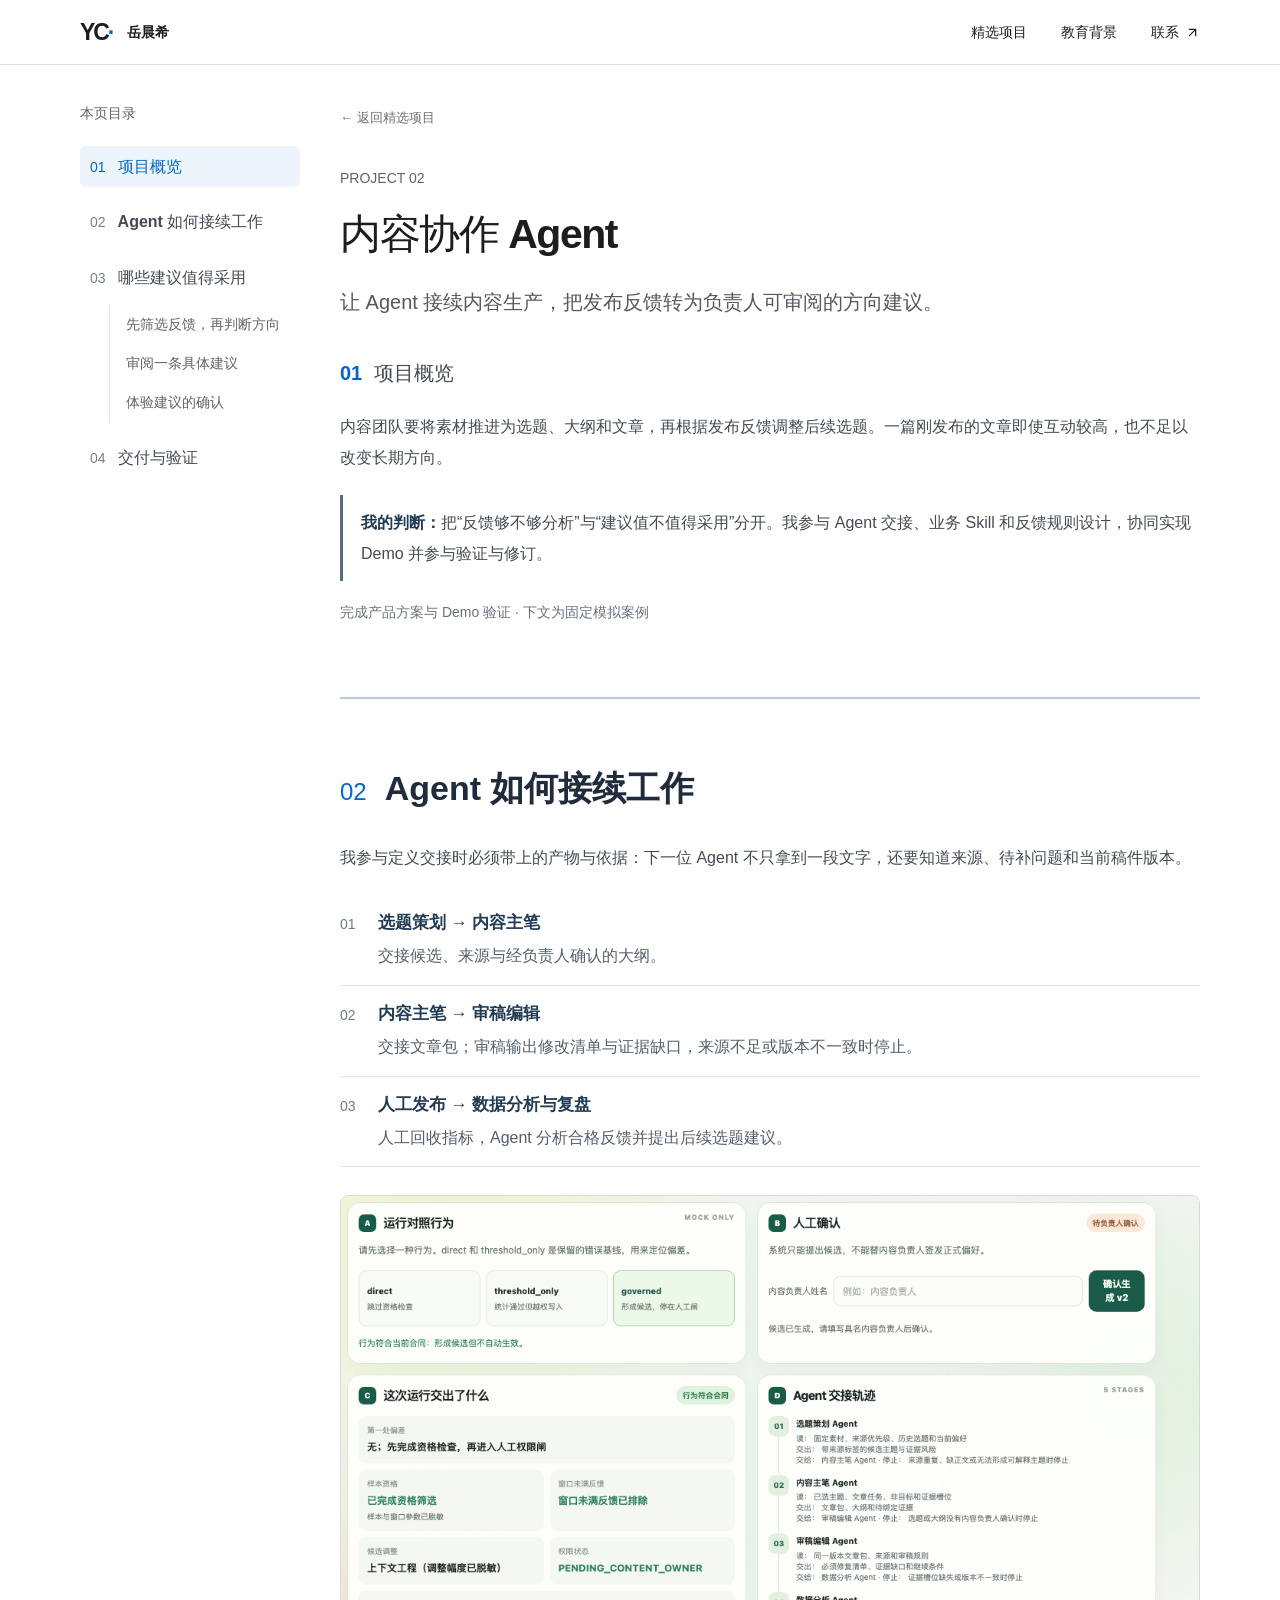
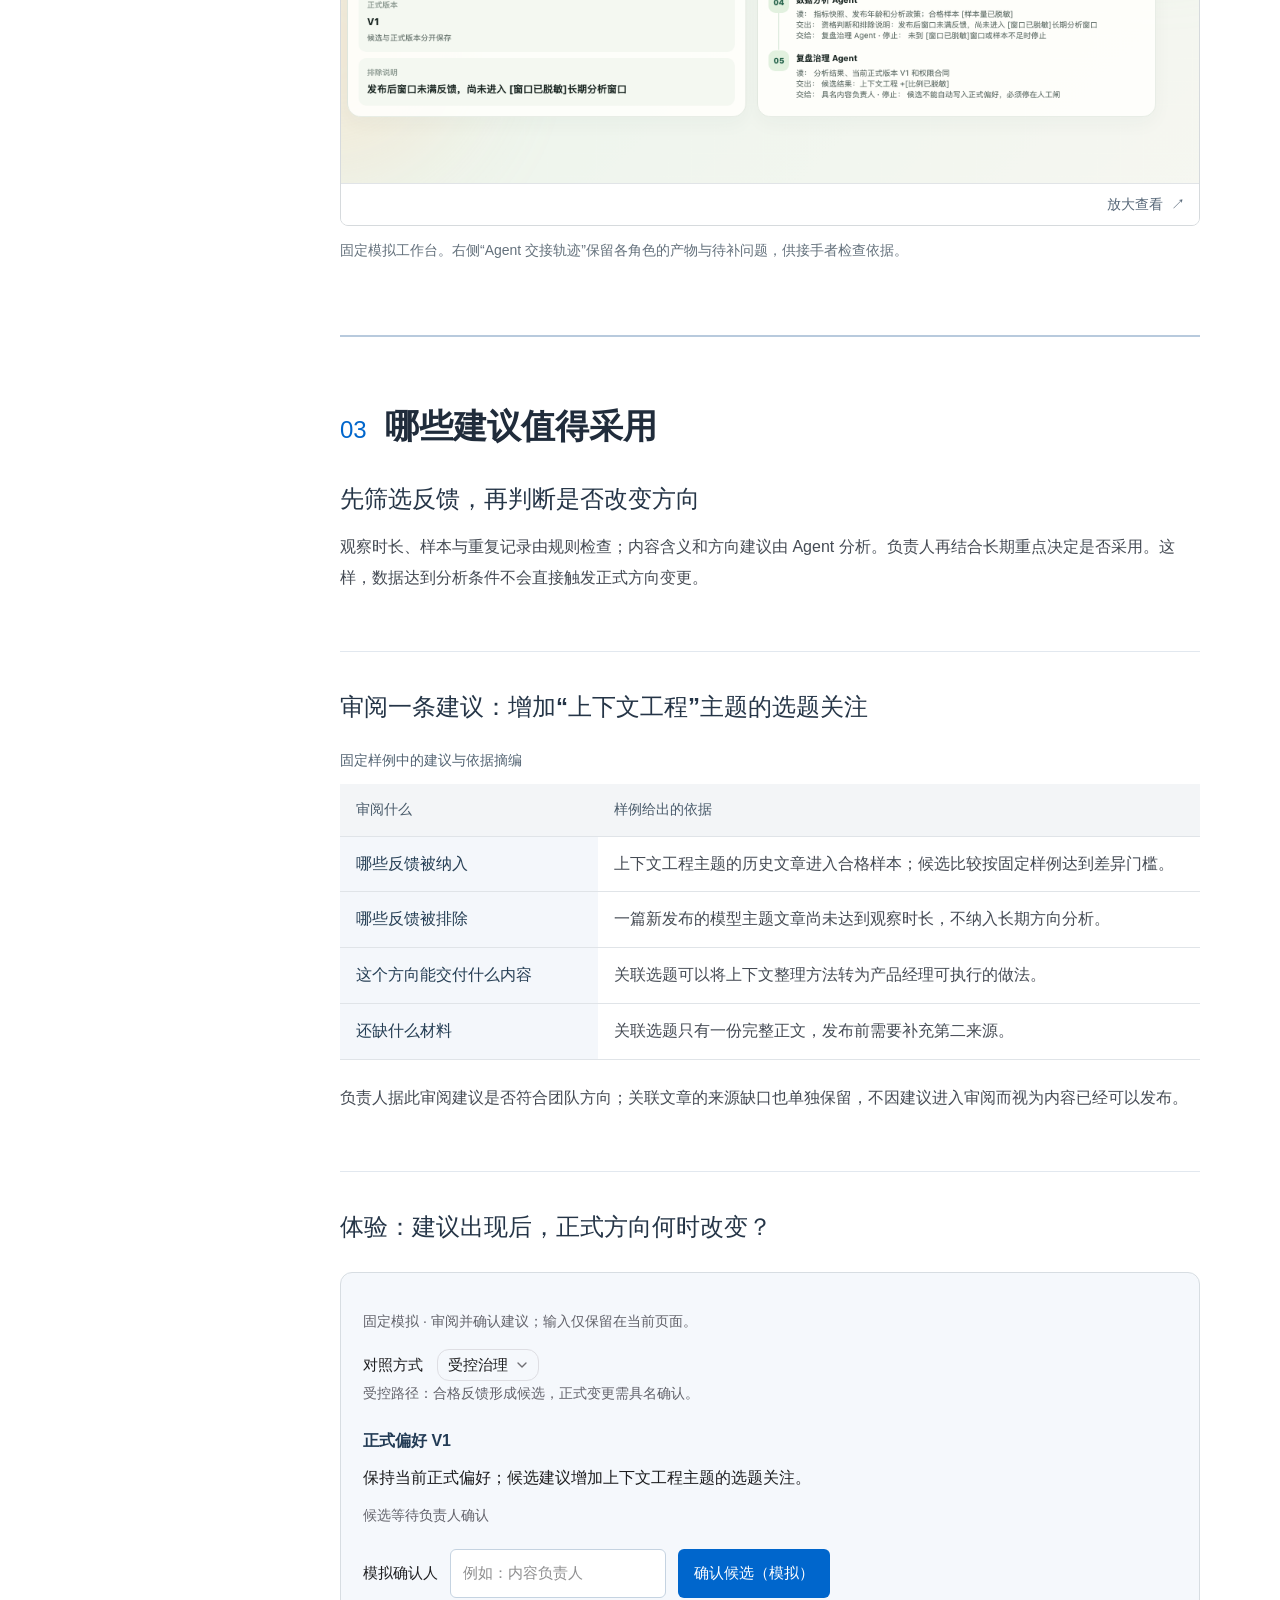
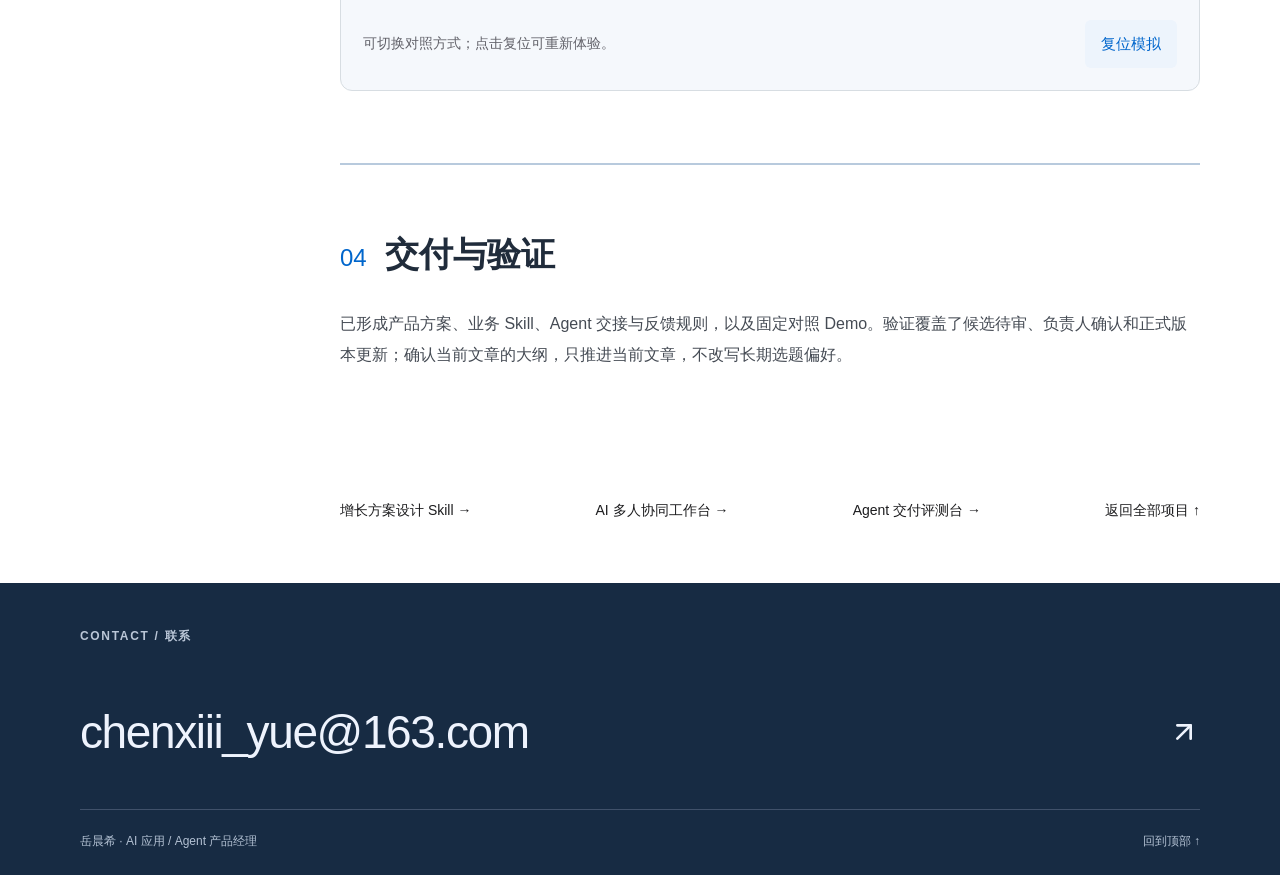
<file: projects/content-agent/index.html>
<!DOCTYPE html><html lang="zh-CN"><head><meta charSet="utf-8"/><meta name="viewport" content="width=device-width, initial-scale=1"/><link rel="stylesheet" href="/_next/static/css/index.C0RLAd8f.css" data-rsc-css-href="/_next/static/css/index.C0RLAd8f.css" data-precedence="vite-rsc/importer-resources"/><link rel="stylesheet" href="/_next/static/css/case-story.Ck4GbSLX.css" data-rsc-css-href="/_next/static/css/case-story.Ck4GbSLX.css" data-precedence="vite-rsc/importer-resources"/><link rel="stylesheet" href="/_next/static/css/anonymous-portfolio.DQwmS_Tu.css" data-rsc-css-href="/_next/static/css/anonymous-portfolio.DQwmS_Tu.css" data-precedence="vite-rsc/importer-resources"/><link rel="modulepreload" fetchPriority="low" href="/_next/static/chunks/index--lSmfdsh.js"/><script src="/_next/static/chunks/rolldown-runtime-C60lm6uB.js" type="module" async=""></script><script src="/_next/static/chunks/framework-D_rUT4EX.js" type="module" async=""></script><link rel="modulepreload" href="/_next/static/chunks/layout-segment-context-CBlf8ANy.js" crossorigin=""/><link rel="modulepreload" href="/_next/static/chunks/Icon-COpRllaJ.js" crossorigin=""/><link rel="modulepreload" href="/_next/static/chunks/case-toc-D0-Rh7B8.js" crossorigin=""/><link rel="modulepreload" href="/_next/static/chunks/evidence-screenshot-DFhf1EWv.js" crossorigin=""/><link rel="modulepreload" href="/_next/static/chunks/utils-BfF9hTxu.js" crossorigin=""/><link rel="modulepreload" href="/_next/static/chunks/createLucideIcon-fG5EeFvM.js" crossorigin=""/><link rel="modulepreload" href="/_next/static/chunks/table-D11cBGxH.js" crossorigin=""/><link rel="modulepreload" href="/_next/static/chunks/project-demo-CforASbg.js" crossorigin=""/><title>内容协作 Agent · 岳晨希</title><meta name="description" content="让 Agent 接续内容生产，把发布反馈转为负责人可审阅的方向建议。"/><meta name="robots" content="noindex, nofollow"/><meta property="og:title" content="内容协作 Agent · 岳晨希"/><meta property="og:description" content="让 Agent 接续内容生产，把发布反馈转为负责人可审阅的方向建议。"/><meta name="twitter:card" content="summary"/><meta name="twitter:title" content="内容协作 Agent · 岳晨希"/><meta name="twitter:description" content="让 Agent 接续内容生产，把发布反馈转为负责人可审阅的方向建议。"/><link rel="icon" href="/favicon.svg"/><script>Object.assign(((self[Symbol.for("vinext.navigationRuntime")]??={bootstrap:{routeManifest:null},functions:{}}).bootstrap.rsc??={rsc:[]}),{params:{},nav:{"pathname":"/projects/content-agent","searchParams":[]}})</script><link rel="modulepreload" href="/_next/static/chunks/index--lSmfdsh.js" />
</head><body><div id="top" class="tech-home detail-page reading-case hierarchical-case anonymous-case"><a class="skip-link" href="#main">跳至正文</a><header class="site-header"><div class="shell header-inner"><a class="identity" href="/" aria-label="岳晨希，返回首页"><span class="identity-mark" aria-hidden="true">YC<span>·</span></span><span>岳晨希</span></a><nav aria-label="主导航"><a href="/#projects">精选项目</a><a href="/#about">教育背景</a><a class="nav-contact" href="/#contact">联系 <svg xmlns="http://www.w3.org/2000/svg" width="15" height="15" viewBox="0 0 24 24" fill="none" stroke="currentColor" stroke-width="2" stroke-linecap="round" stroke-linejoin="round" class="lucide lucide-arrow-up-right" aria-hidden="true"><path d="M7 7h10v10"></path><path d="M7 17 17 7"></path></svg></a></nav></div></header><main id="main"><div class="shell reading-layout"><nav class="hierarchical-toc" aria-label="项目阅读目录"><div class="toc-desktop"><p class="toc-label">本页目录</p><ol class="chapter-list"><li class="chapter-active"><a class="chapter-link" href="#overview" aria-current="location"><span aria-hidden="true">0<!-- -->1</span>项目概览</a></li><li><a class="chapter-link" href="#workflow"><span aria-hidden="true">0<!-- -->2</span>Agent 如何接续工作</a></li><li><a class="chapter-link" href="#decisions"><span aria-hidden="true">0<!-- -->3</span>哪些建议值得采用</a><ol class="subchapter-list"><li><a href="#feedback">先筛选反馈，再判断方向</a></li><li><a href="#proposal">审阅一条具体建议</a></li><li><a href="#confirmation">体验建议的确认</a></li></ol></li><li><a class="chapter-link" href="#validation"><span aria-hidden="true">0<!-- -->4</span>交付与验证</a></li></ol></div><details class="toc-mobile"><summary><span class="toc-location"><strong>项目概览</strong></span><span class="toc-toggle">目录 <span aria-hidden="true">⌄</span></span></summary><div class="toc-mobile-panel"><ol class="chapter-list"><li class="chapter-active"><a class="chapter-link" href="#overview" aria-current="location"><span aria-hidden="true">0<!-- -->1</span>项目概览</a></li><li><a class="chapter-link" href="#workflow"><span aria-hidden="true">0<!-- -->2</span>Agent 如何接续工作</a></li><li><a class="chapter-link" href="#decisions"><span aria-hidden="true">0<!-- -->3</span>哪些建议值得采用</a><ol class="subchapter-list"><li><a href="#feedback">先筛选反馈，再判断方向</a></li><li><a href="#proposal">审阅一条具体建议</a></li><li><a href="#confirmation">体验建议的确认</a></li></ol></li><li><a class="chapter-link" href="#validation"><span aria-hidden="true">0<!-- -->4</span>交付与验证</a></li></ol></div></details></nav><article class="reading-article"><section tabindex="-1" id="overview" class="reading-overview"><a href="/#projects" class="back-link">← 返回精选项目</a><p class="reading-kicker">PROJECT <!-- -->02</p><h1>内容协作 Agent</h1><p class="reading-definition">让 Agent 接续内容生产，把发布反馈转为负责人可审阅的方向建议。</p><h2 class="overview-chapter"><span>01</span>项目概览</h2><div class="case-prose"><p>内容团队要将素材推进为选题、大纲和文章，再根据发布反馈调整后续选题。一篇刚发布的文章即使互动较高，也不足以改变长期方向。</p><p class="case-key-decision"><strong>我的判断：</strong>把“反馈够不够分析”与“建议值不值得采用”分开。我参与 Agent 交接、业务 Skill 和反馈规则设计，协同实现 Demo 并参与验证与修订。</p><p class="case-scope">完成产品方案与 Demo 验证 · 下文为固定模拟案例</p></div></section><section tabindex="-1" id="workflow" class="reading-section"><header><h2 class="chapter-heading"><span>02</span>Agent 如何接续工作</h2></header><div class="reading-content case-prose"><p>我参与定义交接时必须带上的产物与依据：下一位 Agent 不只拿到一段文字，还要知道来源、待补问题和当前稿件版本。</p><ol class="compact-journey"><li><strong>选题策划 → 内容主笔</strong><span>交接候选、来源与经负责人确认的大纲。</span></li><li><strong>内容主笔 → 审稿编辑</strong><span>交接文章包；审稿输出修改清单与证据缺口，来源不足或版本不一致时停止。</span></li><li><strong>人工发布 → 数据分析与复盘</strong><span>人工回收指标，Agent 分析合格反馈并提出后续选题建议。</span></li></ol><figure class="content-workbench"><button type="button" tabindex="0" data-base-ui-click-trigger="" id="base-ui-_R_ff9l9i_" aria-haspopup="dialog" aria-expanded="false" data-slot="dialog-trigger" aria-label="放大查看：内容协作工作台" class="demo-screenshot"><img src="/images/content-agent/workbench.png" alt="工作台展示运行对照、人工确认、候选结果与交接轨迹。上下文工程主题候选等待负责人确认，正式版本保持 V1。" width="1120" height="766" loading="lazy"/><span class="screenshot-enlarge">放大查看 <span aria-hidden="true">↗</span></span></button><figcaption>固定模拟工作台。右侧“Agent 交接轨迹”保留各角色的产物与待补问题，供接手者检查依据。</figcaption></figure></div></section><section tabindex="-1" id="decisions" class="reading-section"><header><h2 class="chapter-heading"><span>03</span>哪些建议值得采用</h2></header><div class="reading-content case-prose"><div id="feedback" tabindex="-1" class="narrative-block"><h3>先筛选反馈，再判断是否改变方向</h3><p>观察时长、样本与重复记录由规则检查；内容含义和方向建议由 Agent 分析。负责人再结合长期重点决定是否采用。这样，数据达到分析条件不会直接触发正式方向变更。</p></div><div id="proposal" tabindex="-1" class="narrative-block"><h3>审阅一条建议：增加“上下文工程”主题的选题关注</h3><div class="decision-table"><div data-slot="table-container" class="relative w-full overflow-x-auto"><table data-slot="table" class="w-full caption-bottom text-sm"><caption data-slot="table-caption" class="text-muted-foreground mt-4 text-sm">固定样例中的建议与依据摘编</caption><thead data-slot="table-header" class="[&amp;_tr]:border-b"><tr data-slot="table-row" class="hover:bg-muted/50 data-[state=selected]:bg-muted border-b transition-colors has-aria-expanded:bg-muted/50"><th data-slot="table-head" class="text-foreground h-10 px-2 text-left align-middle font-medium whitespace-nowrap [&amp;:has([role=checkbox])]:pr-0" scope="col">审阅什么</th><th data-slot="table-head" class="text-foreground h-10 px-2 text-left align-middle font-medium whitespace-nowrap [&amp;:has([role=checkbox])]:pr-0" scope="col">样例给出的依据</th></tr></thead><tbody data-slot="table-body" class="[&amp;_tr:last-child]:border-0"><tr data-slot="table-row" class="hover:bg-muted/50 data-[state=selected]:bg-muted border-b transition-colors has-aria-expanded:bg-muted/50"><th data-slot="table-head" class="text-foreground h-10 px-2 text-left align-middle font-medium whitespace-nowrap [&amp;:has([role=checkbox])]:pr-0" scope="row">哪些反馈被纳入</th><td data-slot="table-cell" class="p-2 align-middle whitespace-nowrap [&amp;:has([role=checkbox])]:pr-0">上下文工程主题的历史文章进入合格样本；候选比较按固定样例达到差异门槛。</td></tr><tr data-slot="table-row" class="hover:bg-muted/50 data-[state=selected]:bg-muted border-b transition-colors has-aria-expanded:bg-muted/50"><th data-slot="table-head" class="text-foreground h-10 px-2 text-left align-middle font-medium whitespace-nowrap [&amp;:has([role=checkbox])]:pr-0" scope="row">哪些反馈被排除</th><td data-slot="table-cell" class="p-2 align-middle whitespace-nowrap [&amp;:has([role=checkbox])]:pr-0">一篇新发布的模型主题文章尚未达到观察时长，不纳入长期方向分析。</td></tr><tr data-slot="table-row" class="hover:bg-muted/50 data-[state=selected]:bg-muted border-b transition-colors has-aria-expanded:bg-muted/50"><th data-slot="table-head" class="text-foreground h-10 px-2 text-left align-middle font-medium whitespace-nowrap [&amp;:has([role=checkbox])]:pr-0" scope="row">这个方向能交付什么内容</th><td data-slot="table-cell" class="p-2 align-middle whitespace-nowrap [&amp;:has([role=checkbox])]:pr-0">关联选题可以将上下文整理方法转为产品经理可执行的做法。</td></tr><tr data-slot="table-row" class="hover:bg-muted/50 data-[state=selected]:bg-muted border-b transition-colors has-aria-expanded:bg-muted/50"><th data-slot="table-head" class="text-foreground h-10 px-2 text-left align-middle font-medium whitespace-nowrap [&amp;:has([role=checkbox])]:pr-0" scope="row">还缺什么材料</th><td data-slot="table-cell" class="p-2 align-middle whitespace-nowrap [&amp;:has([role=checkbox])]:pr-0">关联选题只有一份完整正文，发布前需要补充第二来源。</td></tr></tbody></table></div></div><p>负责人据此审阅建议是否符合团队方向；关联文章的来源缺口也单独保留，不因建议进入审阅而视为内容已经可以发布。</p></div><div id="confirmation" tabindex="-1" class="narrative-block"><h3>体验：建议出现后，正式方向何时改变？</h3><div class="governance-example"><p class="evidence-caption">固定模拟 · 审阅并确认建议；输入仅保留在当前页面。</p><div class="demo-view-label"><span id="governance-label">对照方式</span><button type="button" tabindex="0" id="base-ui-_R_inal9i_" role="combobox" aria-expanded="false" aria-haspopup="listbox" aria-labelledby="governance-label" data-slot="select-trigger" data-size="default" class="flex w-fit items-center justify-between gap-1.5 rounded-lg border border-input bg-transparent py-2 pr-2 pl-2.5 text-sm whitespace-nowrap transition-colors outline-none select-none focus-visible:border-ring focus-visible:ring-3 focus-visible:ring-ring/50 disabled:cursor-not-allowed disabled:opacity-50 aria-invalid:border-destructive aria-invalid:ring-3 aria-invalid:ring-destructive/20 data-placeholder:text-muted-foreground data-[size=default]:h-8 data-[size=sm]:h-7 data-[size=sm]:rounded-[min(var(--radius-md),10px)] *:data-[slot=select-value]:line-clamp-1 *:data-[slot=select-value]:flex *:data-[slot=select-value]:items-center *:data-[slot=select-value]:gap-1.5 dark:bg-input/30 dark:hover:bg-input/50 dark:aria-invalid:border-destructive/50 dark:aria-invalid:ring-destructive/40 [&amp;_svg]:pointer-events-none [&amp;_svg]:shrink-0 [&amp;_svg:not([class*=&#x27;size-&#x27;])]:size-4"><span data-slot="select-value" class="flex flex-1 text-left">受控治理</span><svg xmlns="http://www.w3.org/2000/svg" width="24" height="24" viewBox="0 0 24 24" fill="none" stroke="currentColor" stroke-width="2" stroke-linecap="round" stroke-linejoin="round" class="lucide lucide-chevron-down pointer-events-none size-4 text-muted-foreground" aria-hidden="true"><path d="m6 9 6 6 6-6"></path>▼</svg></button><input id="base-ui-_R_inal9i_-hidden-input" style="clip-path:inset(50%);overflow:hidden;white-space:nowrap;border:0;padding:0;width:1px;height:1px;margin:-1px;position:fixed;top:0;left:0" tabindex="-1" aria-hidden="true" value="governed"/></div><p class="simulation-path">受控路径：合格反馈形成候选，正式变更需具名确认。</p><div class="simulation-status" aria-live="polite"><strong>正式偏好 V1</strong><p>保持当前正式偏好；候选建议增加上下文工程主题的选题关注。</p><span>候选等待负责人确认</span></div><form class="simulation-form"><label for="demo-reviewer">模拟确认人</label><input id="demo-reviewer" maxLength="30" placeholder="例如：内容负责人" aria-invalid="false" value=""/><button type="submit">确认候选（模拟）</button></form><div class="simulation-reset"><p>可切换对照方式；点击复位可重新体验。</p><button type="button">复位模拟</button></div></div></div></div></section><section tabindex="-1" id="validation" class="reading-section"><header><h2 class="chapter-heading"><span>04</span>交付与验证</h2></header><div class="reading-content case-prose"><p>已形成产品方案、业务 Skill、Agent 交接与反馈规则，以及固定对照 Demo。验证覆盖了候选待审、负责人确认和正式版本更新；确认当前文章的大纲，只推进当前文章，不改写长期选题偏好。</p></div></section><nav class="case-end case-links" aria-label="其他项目"><a href="/projects/growth">增长方案设计 Skill<!-- --> →</a><a href="/projects/collaboration">AI 多人协同工作台<!-- --> →</a><a href="/projects/evaluation">Agent 交付评测台<!-- --> →</a><a href="/#projects">返回全部项目 ↑</a></nav></article></div></main><footer id="contact" class="contact-section"><div class="shell"><div class="contact-top"><p class="eyebrow">CONTACT / 联系</p></div><a class="email-link" href="mailto:chenxiii_yue@163.com">chenxiii_yue@163.com<svg xmlns="http://www.w3.org/2000/svg" width="24" height="24" viewBox="0 0 24 24" fill="none" stroke="currentColor" stroke-width="2" stroke-linecap="round" stroke-linejoin="round" class="lucide lucide-arrow-up-right" aria-hidden="true"><path d="M7 7h10v10"></path><path d="M7 17 17 7"></path></svg></a><div class="footer-bottom"><span>岳晨希 · AI 应用 / Agent 产品经理</span><a href="#top">回到顶部 ↑</a></div></div></footer></div><script type="module" src="/_next/static/chunks/index--lSmfdsh.js" id="_R_" async=""></script><script>((self[Symbol.for("vinext.navigationRuntime")]??={bootstrap:{routeManifest:null},functions:{}}).bootstrap.rsc??={rsc:[]}).rsc.push("0:{\"page:/projects/content-agent\":\"$L1\",\"layout:/\":\"$L2\",\"route:/projects/content-agent\":\"$L3\",\"__route\":\"route:/projects/content-agent\",\"__interceptionContext\":null,\"__layoutIds\":[\"layout:/\"],\"__rootLayout\":\"/\",\"__bfcacheSegmentIdentities\":{\"layout:/\":\"[\\\"layout\\\",\\\"layout:/\\\",\\\"root-boundary:/\\\",\\\"\\\"]\",\"page:/projects/content-agent\":\"[\\\"page\\\",\\\"page:/projects/content-agent\\\",\\\"root-boundary:/\\\",\\\"[\\\\\\\"projects\\\\\\\",\\\\\\\"content-agent\\\\\\\"]\\\"]\"},\"__srcPage\":[\"projects\",\"content-agent\",\"page\"],\"__layoutFlags\":{\"layout:/\":\"s\"},\"__artifactCompatibility\":{\"schemaVersion\":1,\"graphVersion\":\"app-route-graph:f169c3fc8ab07158\",\"deploymentVersion\":\"c41b28c9-34fd-438b-b65e-da80427b961c\",\"appElementsSchemaVersion\":1,\"rscPayloadSchemaVersion\":1,\"rootBoundaryId\":\"/\",\"renderEpoch\":null}}\n")</script><script>((self[Symbol.for("vinext.navigationRuntime")]??={bootstrap:{routeManifest:null},functions:{}}).bootstrap.rsc??={rsc:[]}).rsc.push("4:I[\"c5beb10df826\",[],\"Children\",1]\n")</script><script>((self[Symbol.for("vinext.navigationRuntime")]??={bootstrap:{routeManifest:null},functions:{}}).bootstrap.rsc??={rsc:[]}).rsc.push("5:I[\"0dc7e6a5ccb2\",[],\"GlobalErrorBoundary\",1]\n")</script><script>((self[Symbol.for("vinext.navigationRuntime")]??={bootstrap:{routeManifest:null},functions:{}}).bootstrap.rsc??={rsc:[]}).rsc.push("6:I[\"610eead2fe97\",[],\"default\",1]\n")</script><script>((self[Symbol.for("vinext.navigationRuntime")]??={bootstrap:{routeManifest:null},functions:{}}).bootstrap.rsc??={rsc:[]}).rsc.push("7:I[\"0dc7e6a5ccb2\",[],\"ErrorBoundary\",1]\n")</script><script>((self[Symbol.for("vinext.navigationRuntime")]??={bootstrap:{routeManifest:null},functions:{}}).bootstrap.rsc??={rsc:[]}).rsc.push("8:I[\"8c444080ebb8\",[],\"LayoutSegmentProvider\",1]\n")</script><script>((self[Symbol.for("vinext.navigationRuntime")]??={bootstrap:{routeManifest:null},functions:{}}).bootstrap.rsc??={rsc:[]}).rsc.push("9:I[\"c5beb10df826\",[],\"Slot\",1]\n")</script><script>((self[Symbol.for("vinext.navigationRuntime")]??={bootstrap:{routeManifest:null},functions:{}}).bootstrap.rsc??={rsc:[]}).rsc.push("a:I[\"0dc7e6a5ccb2\",[],\"NotFoundBoundary\",1]\n")</script><script>((self[Symbol.for("vinext.navigationRuntime")]??={bootstrap:{routeManifest:null},functions:{}}).bootstrap.rsc??={rsc:[]}).rsc.push("b:I[\"066132fd2803\",[],\"default\",1]\n")</script><script>((self[Symbol.for("vinext.navigationRuntime")]??={bootstrap:{routeManifest:null},functions:{}}).bootstrap.rsc??={rsc:[]}).rsc.push("c:I[\"40fe166cc87b\",[],\"AppRouterScrollTarget\",1]\n")</script><script>((self[Symbol.for("vinext.navigationRuntime")]??={bootstrap:{routeManifest:null},functions:{}}).bootstrap.rsc??={rsc:[]}).rsc.push("d:I[\"0dc7e6a5ccb2\",[],\"RedirectBoundary\",1]\n")</script><script>((self[Symbol.for("vinext.navigationRuntime")]??={bootstrap:{routeManifest:null},functions:{}}).bootstrap.rsc??={rsc:[]}).rsc.push(":HL[\"/_next/static/css/index.C0RLAd8f.css\",\"style\"     ]\n")</script><script>((self[Symbol.for("vinext.navigationRuntime")]??={bootstrap:{routeManifest:null},functions:{}}).bootstrap.rsc??={rsc:[]}).rsc.push("2:[[[\"$\",\"link\",\"css:/_next/static/css/index.C0RLAd8f.css\",{\"rel\":\"stylesheet\",\"precedence\":\"vite-rsc/importer-resources\",\"href\":\"/_next/static/css/index.C0RLAd8f.css\",\"data-rsc-css-href\":\"/_next/static/css/index.C0RLAd8f.css\"}],\"$undefined\"],[\"$\",\"html\",null,{\"lang\":\"zh-CN\",\"children\":[\"$\",\"body\",null,{\"children\":[\"$\",\"$L4\",null,{}]}]}]]\n")</script><script>((self[Symbol.for("vinext.navigationRuntime")]??={bootstrap:{routeManifest:null},functions:{}}).bootstrap.rsc??={rsc:[]}).rsc.push("3:[[[\"$\",\"meta\",null,{\"charSet\":\"utf-8\"}],[[\"$\",\"title\",\"0\",{\"children\":\"内容协作 Agent · 岳晨希\"}],[\"$\",\"meta\",\"1\",{\"name\":\"description\",\"content\":\"让 Agent 接续内容生产，把发布反馈转为负责人可审阅的方向建议。\"}],[\"$\",\"meta\",\"2\",{\"name\":\"robots\",\"content\":\"noindex, nofollow\"}],[\"$\",\"meta\",\"3\",{\"property\":\"og:title\",\"content\":\"内容协作 Agent · 岳晨希\"}],[\"$\",\"meta\",\"4\",{\"property\":\"og:description\",\"content\":\"让 Agent 接续内容生产，把发布反馈转为负责人可审阅的方向建议。\"}],[\"$\",\"meta\",\"5\",{\"name\":\"twitter:card\",\"content\":\"summary\"}],[\"$\",\"meta\",\"6\",{\"name\":\"twitter:title\",\"content\":\"内容协作 Agent · 岳晨希\"}],[\"$\",\"meta\",\"7\",{\"name\":\"twitter:description\",\"content\":\"让 Agent 接续内容生产，把发布反馈转为负责人可审阅的方向建议。\"}],[\"$\",\"link\",\"8\",{\"data-vinext-streamed-icon\":\"$undefined\",\"rel\":\"icon\",\"href\":\"/favicon.svg\",\"type\":\"$undefined\",\"sizes\":\"$undefined\",\"color\":\"$undefined\",\"media\":\"$undefined\",\"fetchPriority\":\"$undefined\"}]],[[\"$\",\"meta\",\"0\",{\"name\":\"viewport\",\"content\":\"width=device-width, initial-scale=1\"}]]],[\"$\",\"$L5\",null,{\"fallback\":\"$6\",\"children\":[\"$\",\"$L7\",null,{\"fallback\":\"$6\",\"children\":[\"$\",\"$L8\",null,{\"providerId\":\"layout:/\",\"segmentMap\":{\"children\":[\"projects\",\"content-agent\"]},\"children\":[\"$\",\"$L9\",null,{\"id\":\"layout:/\",\"parallelSlots\":\"$undefined\",\"children\":[\"$\",\"$La\",null,{\"resetKey\":\"projects\",\"fallback\":[[[\"$\",\"a\",null,{\"className\":\"skip-link\",\"href\":\"#main\",\"children\":\"跳至正文\"}],[\"$\",\"header\",null,{\"className\":\"site-header\",\"children\":[\"$\",\"div\",null,{\"className\":\"shell header-inner\",\"children\":[[\"$\",\"a\",null,{\"className\":\"identity\",\"href\":\"/\",\"aria-label\":\"岳晨希，返回首页\",\"children\":[[\"$\",\"span\",null,{\"className\":\"identity-mark\",\"aria-hidden\":\"true\",\"children\":[\"YC\",[\"$\",\"span\",null,{\"children\":\"·\"}]]}],[\"$\",\"span\",null,{\"children\":\"岳晨希\"}]]}],[\"$\",\"nav\",null,{\"aria-label\":\"主导航\",\"children\":[[\"$\",\"a\",null,{\"href\":\"/#projects\",\"children\":\"精选项目\"}],[\"$\",\"a\",null,{\"href\":\"/#about\",\"children\":\"教育背景\"}],[\"$\",\"a\",null,{\"className\":\"nav-contact\",\"href\":\"/#contact\",\"children\":[\"联系 \",[\"$\",\"$Lb\",null,{\"ref\":\"$undefined\",\"iconNode\":[[\"path\",{\"d\":\"M7 7h10v10\",\"key\":\"1tivn9\"}],[\"path\",{\"d\":\"M7 17 17 7\",\"key\":\"1vkiza\"}]],\"className\":\"lucide-arrow-up-right\",\"size\":15,\"aria-hidden\":\"true\"}]]}]]}]]}]}]],[\"$\",\"main\",null,{\"id\":\"main\",\"className\":\"shell not-found\",\"children\":[[\"$\",\"p\",null,{\"className\":\"eyebrow\",\"children\":\"404\"}],[\"$\",\"h1\",null,{\"children\":\"这个页面不存在。\"}],[\"$\",\"a\",null,{\"className\":\"primary-link\",\"href\":\"/\",\"children\":\"返回首页 →\"}]]}]],\"children\":[\"$\",\"$La\",null,{\"resetKey\":\"[\\\"projects\\\",\\\"content-agent\\\"]\",\"fallback\":[[[\"$\",\"a\",null,{\"className\":\"skip-link\",\"href\":\"#main\",\"children\":\"跳至正文\"}],[\"$\",\"header\",null,{\"className\":\"site-header\",\"children\":[\"$\",\"div\",null,{\"className\":\"shell header-inner\",\"children\":[[\"$\",\"a\",null,{\"className\":\"identity\",\"href\":\"/\",\"aria-label\":\"岳晨希，返回首页\",\"children\":[[\"$\",\"span\",null,{\"className\":\"identity-mark\",\"aria-hidden\":\"true\",\"children\":[\"YC\",[\"$\",\"span\",null,{\"children\":\"·\"}]]}],[\"$\",\"span\",null,{\"children\":\"岳晨希\"}]]}],[\"$\",\"nav\",null,{\"aria-label\":\"主导航\",\"children\":[[\"$\",\"a\",null,{\"href\":\"/#projects\",\"children\":\"精选项目\"}],[\"$\",\"a\",null,{\"href\":\"/#about\",\"children\":\"教育背景\"}],[\"$\",\"a\",null,{\"className\":\"nav-contact\",\"href\":\"/#contact\",\"children\":[\"联系 \",[\"$\",\"$Lb\",null,{\"ref\":\"$undefined\",\"iconNode\":\"$3:1:props:children:props:children:props:children:props:children:props:fallback:0:1:props:children:props:children:1:props:children:2:props:children:1:props:iconNode\",\"className\":\"lucide-arrow-up-right\",\"size\":15,\"aria-hidden\":\"true\"}]]}]]}]]}]}]],[\"$\",\"main\",null,{\"id\":\"main\",\"className\":\"shell not-found\",\"children\":[[\"$\",\"p\",null,{\"className\":\"eyebrow\",\"children\":\"404\"}],[\"$\",\"h1\",null,{\"children\":\"这个页面不存在。\"}],[\"$\",\"a\",null,{\"className\":\"primary-link\",\"href\":\"/\",\"children\":\"返回首页 →\"}]]}]],\"children\":[\"$\",\"$Lc\",null,{\"children\":[\"$\",\"$Ld\",null,{\"children\":[[\"$\",\"$L8\",null,{\"providerId\":\"page:/projects/content-agent\",\"segmentMap\":{\"children\":[\"__PAGE__\"]},\"children\":[\"$\",\"$L9\",null,{\"id\":\"page:/projects/content-agent\"}]}],null]}]}]}]}]}]}]}]}],null,null]\n")</script><script>((self[Symbol.for("vinext.navigationRuntime")]??={bootstrap:{routeManifest:null},functions:{}}).bootstrap.rsc??={rsc:[]}).rsc.push("e:I[\"9188e43dc125\",[],\"HierarchicalCaseToc\",1]\n")</script><script>((self[Symbol.for("vinext.navigationRuntime")]??={bootstrap:{routeManifest:null},functions:{}}).bootstrap.rsc??={rsc:[]}).rsc.push(":HL[\"/_next/static/css/case-story.Ck4GbSLX.css\",\"style\"     ]\n")</script><script>((self[Symbol.for("vinext.navigationRuntime")]??={bootstrap:{routeManifest:null},functions:{}}).bootstrap.rsc??={rsc:[]}).rsc.push(":HL[\"/_next/static/css/anonymous-portfolio.DQwmS_Tu.css\",\"style\"     ]\n")</script><script>((self[Symbol.for("vinext.navigationRuntime")]??={bootstrap:{routeManifest:null},functions:{}}).bootstrap.rsc??={rsc:[]}).rsc.push("1:[[[\"$\",\"link\",\"css:/_next/static/css/case-story.Ck4GbSLX.css\",{\"rel\":\"stylesheet\",\"precedence\":\"vite-rsc/importer-resources\",\"href\":\"/_next/static/css/case-story.Ck4GbSLX.css\",\"data-rsc-css-href\":\"/_next/static/css/case-story.Ck4GbSLX.css\"}],[\"$\",\"link\",\"css:/_next/static/css/index.C0RLAd8f.css\",{\"rel\":\"stylesheet\",\"precedence\":\"vite-rsc/importer-resources\",\"href\":\"/_next/static/css/index.C0RLAd8f.css\",\"data-rsc-css-href\":\"/_next/static/css/index.C0RLAd8f.css\"}],[\"$\",\"link\",\"css:/_next/static/css/anonymous-portfolio.DQwmS_Tu.css\",{\"rel\":\"stylesheet\",\"precedence\":\"vite-rsc/importer-resources\",\"href\":\"/_next/static/css/anonymous-portfolio.DQwmS_Tu.css\",\"data-rsc-css-href\":\"/_next/static/css/anonymous-portfolio.DQwmS_Tu.css\"}],\"$undefined\"],[\"$\",\"div\",null,{\"id\":\"top\",\"className\":\"tech-home detail-page reading-case hierarchical-case anonymous-case\",\"children\":[[[\"$\",\"a\",null,{\"className\":\"skip-link\",\"href\":\"#main\",\"children\":\"跳至正文\"}],[\"$\",\"header\",null,{\"className\":\"site-header\",\"children\":[\"$\",\"div\",null,{\"className\":\"shell header-inner\",\"children\":[[\"$\",\"a\",null,{\"className\":\"identity\",\"href\":\"/\",\"aria-label\":\"岳晨希，返回首页\",\"children\":[[\"$\",\"span\",null,{\"className\":\"identity-mark\",\"aria-hidden\":\"true\",\"children\":[\"YC\",[\"$\",\"span\",null,{\"children\":\"·\"}]]}],[\"$\",\"span\",null,{\"children\":\"岳晨希\"}]]}],[\"$\",\"nav\",null,{\"aria-label\":\"主导航\",\"children\":[[\"$\",\"a\",null,{\"href\":\"/#projects\",\"children\":\"精选项目\"}],[\"$\",\"a\",null,{\"href\":\"/#about\",\"children\":\"教育背景\"}],[\"$\",\"a\",null,{\"className\":\"nav-contact\",\"href\":\"/#contact\",\"children\":[\"联系 \",[\"$\",\"$Lb\",null,{\"ref\":\"$undefined\",\"iconNode\":\"$3:1:props:children:props:children:props:children:props:children:props:fallback:0:1:props:children:props:children:1:props:children:2:props:children:1:props:iconNode\",\"className\":\"lucide-arrow-up-right\",\"size\":15,\"aria-hidden\":\"true\"}]]}]]}]]}]}]],[\"$\",\"main\",null,{\"id\":\"main\",\"children\":[\"$\",\"div\",null,{\"className\":\"shell reading-layout\",\"children\":[[\"$\",\"$Le\",null,{\"chapters\":[{\"id\":\"overview\",\"title\":\"项目概览\"},{\"id\":\"workflow\",\"title\":\"Agent 如何接续工作\"},{\"id\":\"decisions\",\"title\":\"哪些建议值得采用\",\"children\":[{\"id\":\"feedback\",\"title\":\"先筛选反馈，再判断方向\"},{\"id\":\"proposal\",\"title\":\"审阅一条具体建议\"},{\"id\":\"confirmation\",\"title\":\"体验建议的确认\"}]},{\"id\":\"validation\",\"title\":\"交付与验证\"}]}],[\"$\",\"article\",null,{\"className\":\"reading-article\",\"children\":[[\"$\",\"section\",null,{\"tabIndex\":-1,\"id\":\"overview\",\"className\":\"reading-overview\",\"children\":[[\"$\",\"a\",null,{\"href\":\"/#projects\",\"className\":\"back-link\",\"children\":\"← 返回精选项目\"}],[\"$\",\"p\",null,{\"className\":\"reading-kicker\",\"children\":[\"PROJECT \",\"02\"]}],[\"$\",\"h1\",null,{\"children\":\"内容协作 Agent\"}],[\"$\",\"p\",null,{\"className\":\"reading-definition\",\"children\":\"让 Agent 接续内容生产，把发布反馈转为负责人可审阅的方向建议。\"}],\"$undefined\",[\"$\",\"h2\",null,{\"className\":\"overview-chapter\",\"children\":[[\"$\",\"span\",null,{\"children\":\"01\"}],\"项目概览\"]}],[\"$\",\"div\",null,{\"className\":\"case-prose\",\"children\":[[\"$\",\"p\",null,{\"children\":\"内容团队要将素材推进为选题、大纲和文章，再根据发布反馈调整后续选题。一篇刚发布的文章即使互动较高，也不足以改变长期方向。\"}],[\"$\",\"p\",null,{\"className\":\"case-key-decision\",\"children\":[[\"$\",\"strong\",null,{\"children\":\"我的判断：\"}],\"把“反馈够不够分析”与“建议值不值得采用”分开。我参与 Agent 交接、业务 Skill 和反馈规则设计，协同实现 Demo 并参与验证与修订。\"]}],[\"$\",\"p\",null,{\"className\":\"case-scope\",\"children\":\"完成产品方案与 Demo 验证 · 下文为固定模拟案例\"}]]}]]}],[[[[\"$\",\"link\",\"css:/_next/static/css/case-story.Ck4GbSLX.css\",{\"rel\":\"stylesheet\",\"precedence\":\"vite-rsc/importer-resources\",\"href\":\"/_next/static/css/case-story.Ck4GbSLX.css\",\"data-rsc-css-href\":\"/_next/static/css/case-story.Ck4GbSLX.css\"}],[\"$\",\"link\",\"css:/_next/static/css/index.C0RLAd8f.css\",{\"rel\":\"stylesheet\",\"precedence\":\"vite-rsc/importer-resources\",\"href\":\"/_next/static/css/index.C0RLAd8f.css\",\"data-rsc-css-href\":\"/_next/static/css/index.C0RLAd8f.css\"}],[\"$\",\"link\",\"css:/_next/static/css/anonymous-portfolio.DQwmS_Tu.css\",{\"rel\":\"stylesheet\",\"precedence\":\"vite-rsc/importer-resources\",\"href\":\"/_next/static/css/anonymous-portfolio.DQwmS_Tu.css\",\"data-rsc-css-href\":\"/_next/static/css/anonymous-portfolio.DQwmS_Tu.css\"}],\"$undefined\"],[\"$\",\"section\",null,{\"tabIndex\":-1,\"id\":\"workflow\",\"className\":\"reading-section\",\"children\":[[\"$\",\"header\",null,{\"children\":[[\"$\",\"h2\",null,{\"className\":\"chapter-heading\",\"children\":[[\"$\",\"span\",null,{\"children\":\"02\"}],\"Agent 如何接续工作\"]}],\"$undefined\"]}],[\"$\",\"div\",null,{\"className\":\"reading-content case-prose\",\"children\":[[\"$\",\"p\",null,{\"children\":\"我参与定义交接时必须带上的产物与依据：下一位 Agent 不只拿到一段文字，还要知道来源、待补问题和当前稿件版本。\"}],[\"$\",\"ol\",null,{\"className\":\"compact-journey\",\"children\":[[\"$\",\"li\",null,{\"children\":[[\"$\",\"strong\",null,{\"children\":\"选题策划 → 内容主笔\"}],[\"$\",\"span\",null,{\"children\":\"交接候选、来源与经负责人确认的大纲。\"}]]}],[\"$\",\"li\",null,{\"children\":[\"$Lf\",\"$L10\"]}],\"$L11\"]}],\"$L12\"]}]]}]],\"$L13\",\"$L14\"],\"$L15\"]}]]}]}],\"$L16\"]}]]\n")</script><script>((self[Symbol.for("vinext.navigationRuntime")]??={bootstrap:{routeManifest:null},functions:{}}).bootstrap.rsc??={rsc:[]}).rsc.push("17:I[\"63419b8a407e\",[],\"EvidenceScreenshot\",1]\n")</script><script>((self[Symbol.for("vinext.navigationRuntime")]??={bootstrap:{routeManifest:null},functions:{}}).bootstrap.rsc??={rsc:[]}).rsc.push("18:I[\"95d1b0fd0fb4\",[],\"Table\",1]\n")</script><script>((self[Symbol.for("vinext.navigationRuntime")]??={bootstrap:{routeManifest:null},functions:{}}).bootstrap.rsc??={rsc:[]}).rsc.push("19:I[\"95d1b0fd0fb4\",[],\"TableCaption\",1]\n")</script><script>((self[Symbol.for("vinext.navigationRuntime")]??={bootstrap:{routeManifest:null},functions:{}}).bootstrap.rsc??={rsc:[]}).rsc.push("1a:I[\"95d1b0fd0fb4\",[],\"TableHeader\",1]\n")</script><script>((self[Symbol.for("vinext.navigationRuntime")]??={bootstrap:{routeManifest:null},functions:{}}).bootstrap.rsc??={rsc:[]}).rsc.push("1b:I[\"95d1b0fd0fb4\",[],\"TableRow\",1]\n")</script><script>((self[Symbol.for("vinext.navigationRuntime")]??={bootstrap:{routeManifest:null},functions:{}}).bootstrap.rsc??={rsc:[]}).rsc.push("1c:I[\"95d1b0fd0fb4\",[],\"TableHead\",1]\n")</script><script>((self[Symbol.for("vinext.navigationRuntime")]??={bootstrap:{routeManifest:null},functions:{}}).bootstrap.rsc??={rsc:[]}).rsc.push("1d:I[\"95d1b0fd0fb4\",[],\"TableBody\",1]\n")</script><script>((self[Symbol.for("vinext.navigationRuntime")]??={bootstrap:{routeManifest:null},functions:{}}).bootstrap.rsc??={rsc:[]}).rsc.push("1e:I[\"95d1b0fd0fb4\",[],\"TableCell\",1]\n")</script><script>((self[Symbol.for("vinext.navigationRuntime")]??={bootstrap:{routeManifest:null},functions:{}}).bootstrap.rsc??={rsc:[]}).rsc.push("1f:I[\"81206ac927ad\",[],\"ContentDemo\",1]\n")</script><script>((self[Symbol.for("vinext.navigationRuntime")]??={bootstrap:{routeManifest:null},functions:{}}).bootstrap.rsc??={rsc:[]}).rsc.push("f:[\"$\",\"strong\",null,{\"children\":\"内容主笔 → 审稿编辑\"}]\n")</script><script>((self[Symbol.for("vinext.navigationRuntime")]??={bootstrap:{routeManifest:null},functions:{}}).bootstrap.rsc??={rsc:[]}).rsc.push("10:[\"$\",\"span\",null,{\"children\":\"交接文章包；审稿输出修改清单与证据缺口，来源不足或版本不一致时停止。\"}]\n")</script><script>((self[Symbol.for("vinext.navigationRuntime")]??={bootstrap:{routeManifest:null},functions:{}}).bootstrap.rsc??={rsc:[]}).rsc.push("11:[\"$\",\"li\",null,{\"children\":[[\"$\",\"strong\",null,{\"children\":\"人工发布 → 数据分析与复盘\"}],[\"$\",\"span\",null,{\"children\":\"人工回收指标，Agent 分析合格反馈并提出后续选题建议。\"}]]}]\n")</script><script>((self[Symbol.for("vinext.navigationRuntime")]??={bootstrap:{routeManifest:null},functions:{}}).bootstrap.rsc??={rsc:[]}).rsc.push("12:[\"$\",\"figure\",null,{\"className\":\"content-workbench\",\"children\":[[\"$\",\"$L17\",null,{\"src\":\"/images/content-agent/workbench.png\",\"title\":\"内容协作工作台\",\"alt\":\"工作台展示运行对照、人工确认、候选结果与交接轨迹。上下文工程主题候选等待负责人确认，正式版本保持 V1。\",\"width\":1120,\"height\":766,\"description\":\"独立副本固定模拟运行截图，业务参数已脱敏。\"}],[\"$\",\"figcaption\",null,{\"children\":\"固定模拟工作台。右侧“Agent 交接轨迹”保留各角色的产物与待补问题，供接手者检查依据。\"}]]}]\n")</script><script>((self[Symbol.for("vinext.navigationRuntime")]??={bootstrap:{routeManifest:null},functions:{}}).bootstrap.rsc??={rsc:[]}).rsc.push("13:[[[\"$\",\"link\",\"css:/_next/static/css/case-story.Ck4GbSLX.css\",{\"rel\":\"stylesheet\",\"precedence\":\"vite-rsc/importer-resources\",\"href\":\"/_next/static/css/case-story.Ck4GbSLX.css\",\"data-rsc-css-href\":\"/_next/static/css/case-story.Ck4GbSLX.css\"}],[\"$\",\"link\",\"css:/_next/static/css/index.C0RLAd8f.css\",{\"rel\":\"stylesheet\",\"precedence\":\"vite-rsc/importer-resources\",\"href\":\"/_next/static/css/index.C0RLAd8f.css\",\"data-rsc-css-href\":\"/_next/static/css/index.C0RLAd8f.css\"}],[\"$\",\"link\",\"css:/_next/static/css/anonymous-portfolio.DQwmS_Tu.css\",{\"rel\":\"stylesheet\",\"precedence\":\"vite-rsc/importer-resources\",\"href\":\"/_next/static/css/anonymous-portfolio.DQwmS_Tu.css\",\"data-rsc-css-href\":\"/_next/static/css/anonymous-portfolio.DQwmS_Tu.css\"}],\"$undefined\"],[\"$\",\"section\",null,{\"tabIndex\":-1,\"id\":\"decisions\",\"className\":\"reading-section\",\"children\":[[\"$\",\"header\",null,{\"children\":[[\"$\",\"h2\",null,{\"className\":\"chapter-heading\",\"children\":[[\"$\",\"span\",null,{\"children\":\"03\"}],\"哪些建议值得采用\"]}],\"$undefined\"]}],[\"$\",\"div\",null,{\"className\":\"reading-content case-prose\",\"children\":[[\"$\",\"div\",null,{\"id\":\"feedback\",\"tabIndex\":-1,\"className\":\"narrative-block\",\"children\":[[\"$\",\"h3\",null,{\"children\":\"先筛选反馈，再判断是否改变方向\"}],[\"$\",\"p\",null,{\"children\":\"观察时长、样本与重复记录由规则检查；内容含义和方向建议由 Agent 分析。负责人再结合长期重点决定是否采用。这样，数据达到分析条件不会直接触发正式方向变更。\"}]]}],[\"$\",\"div\",null,{\"id\":\"proposal\",\"tabIndex\":-1,\"className\":\"narrative-block\",\"children\":[[\"$\",\"h3\",null,{\"children\":\"审阅一条建议：增加“上下文工程”主题的选题关注\"}],[\"$\",\"div\",null,{\"className\":\"decision-table\",\"children\":[\"$\",\"$L18\",null,{\"children\":[[\"$\",\"$L19\",null,{\"children\":\"固定样例中的建议与依据摘编\"}],[\"$\",\"$L1a\",null,{\"children\":[\"$\",\"$L1b\",null,{\"children\":[[\"$\",\"$L1c\",\"审阅什么\",{\"scope\":\"col\",\"children\":\"审阅什么\"}],[\"$\",\"$L1c\",\"样例给出的依据\",{\"scope\":\"col\",\"children\":\"样例给出的依据\"}]]}]}],[\"$\",\"$L1d\",null,{\"children\":[[\"$\",\"$L1b\",\"0\",{\"children\":[[\"$\",\"$L1c\",\"0\",{\"scope\":\"row\",\"children\":\"哪些反馈被纳入\"}],[\"$\",\"$L1e\",\"1\",{\"children\":\"上下文工程主题的历史文章进入合格样本；候选比较按固定样例达到差异门槛。\"}]]}],[\"$\",\"$L1b\",\"1\",{\"children\":[[\"$\",\"$L1c\",\"0\",{\"scope\":\"row\",\"children\":\"哪些反馈被排除\"}],[\"$\",\"$L1e\",\"1\",{\"children\":\"一篇新发布的模型主题文章尚未达到观察时长，不纳入长期方向分析。\"}]]}],[\"$\",\"$L1b\",\"2\",{\"children\":[[\"$\",\"$L1c\",\"0\",{\"scope\":\"row\",\"children\":\"这个方向能交付什么内容\"}],[\"$\",\"$L1e\",\"1\",{\"children\":\"关联选题可以将上下文整理方法转为产品经理可执行的做法。\"}]]}],[\"$\",\"$L1b\",\"3\",{\"children\":[[\"$\",\"$L1c\",\"0\",{\"scope\":\"row\",\"children\":\"还缺什么材料\"}],[\"$\",\"$L1e\",\"1\",{\"children\":\"关联选题只有一份完整正文，发布前需要补充第二来源。\"}]]}]]}]]}]}],[\"$\",\"p\",null,{\"children\":\"负责人据此审阅建议是否符合团队方向；关联文章的来源缺口也单独保留，不因建议进入审阅而视为内容已经可以发布。\"}]]}],[\"$\",\"div\",null,{\"id\":\"confirmation\",\"tabIndex\":-1,\"className\":\"narrative-block\",\"children\":[[\"$\",\"h3\",null,{\"children\":\"体验：建议出现后，正式方向何时改变？\"}],[\"$\",\"$L1f\",null,{}]]}]]}]]}]]\n")</script><script>((self[Symbol.for("vinext.navigationRuntime")]??={bootstrap:{routeManifest:null},functions:{}}).bootstrap.rsc??={rsc:[]}).rsc.push("14:[[[\"$\",\"link\",\"css:/_next/static/css/case-story.Ck4GbSLX.css\",{\"rel\":\"stylesheet\",\"precedence\":\"vite-rsc/importer-resources\",\"href\":\"/_next/static/css/case-story.Ck4GbSLX.css\",\"data-rsc-css-href\":\"/_next/static/css/case-story.Ck4GbSLX.css\"}],[\"$\",\"link\",\"css:/_next/static/css/index.C0RLAd8f.css\",{\"rel\":\"stylesheet\",\"precedence\":\"vite-rsc/importer-resources\",\"href\":\"/_next/static/css/index.C0RLAd8f.css\",\"data-rsc-css-href\":\"/_next/static/css/index.C0RLAd8f.css\"}],[\"$\",\"link\",\"css:/_next/static/css/anonymous-portfolio.DQwmS_Tu.css\",{\"rel\":\"stylesheet\",\"precedence\":\"vite-rsc/importer-resources\",\"href\":\"/_next/static/css/anonymous-portfolio.DQwmS_Tu.css\",\"data-rsc-css-href\":\"/_next/static/css/anonymous-portfolio.DQwmS_Tu.css\"}],\"$undefined\"],[\"$\",\"section\",null,{\"tabIndex\":-1,\"id\":\"validation\",\"className\":\"reading-section\",\"children\":[[\"$\",\"header\",null,{\"children\":[[\"$\",\"h2\",null,{\"className\":\"chapter-heading\",\"children\":[[\"$\",\"span\",null,{\"children\":\"04\"}],\"交付与验证\"]}],\"$undefined\"]}],[\"$\",\"div\",null,{\"className\":\"reading-content case-prose\",\"children\":[\"$\",\"p\",null,{\"children\":\"已形成产品方案、业务 Skill、Agent 交接与反馈规则，以及固定对照 Demo。验证覆盖了候选待审、负责人确认和正式版本更新；确认当前文章的大纲，只推进当前文章，不改写长期选题偏好。\"}]}]]}]]\n")</script><script>((self[Symbol.for("vinext.navigationRuntime")]??={bootstrap:{routeManifest:null},functions:{}}).bootstrap.rsc??={rsc:[]}).rsc.push("15:[\"$\",\"nav\",null,{\"className\":\"case-end case-links\",\"aria-label\":\"其他项目\",\"children\":[[[\"$\",\"a\",\"growth\",{\"href\":\"/projects/growth\",\"children\":[\"增长方案设计 Skill\",\" →\"]}],[\"$\",\"a\",\"collaboration\",{\"href\":\"/projects/collaboration\",\"children\":[\"AI 多人协同工作台\",\" →\"]}],[\"$\",\"a\",\"evaluation\",{\"href\":\"/projects/evaluation\",\"children\":[\"Agent 交付评测台\",\" →\"]}]],[\"$\",\"a\",null,{\"href\":\"/#projects\",\"children\":\"返回全部项目 ↑\"}]]}]\n")</script><script>((self[Symbol.for("vinext.navigationRuntime")]??={bootstrap:{routeManifest:null},functions:{}}).bootstrap.rsc??={rsc:[]}).rsc.push("16:[\"$\",\"footer\",null,{\"id\":\"contact\",\"className\":\"contact-section\",\"children\":[\"$\",\"div\",null,{\"className\":\"shell\",\"children\":[[\"$\",\"div\",null,{\"className\":\"contact-top\",\"children\":[\"$\",\"p\",null,{\"className\":\"eyebrow\",\"children\":\"CONTACT / 联系\"}]}],[\"$\",\"a\",null,{\"className\":\"email-link\",\"href\":\"mailto:chenxiii_yue@163.com\",\"children\":[\"chenxiii_yue@163.com\",[\"$\",\"$Lb\",null,{\"ref\":\"$undefined\",\"iconNode\":\"$3:1:props:children:props:children:props:children:props:children:props:fallback:0:1:props:children:props:children:1:props:children:2:props:children:1:props:iconNode\",\"className\":\"lucide-arrow-up-right\",\"aria-hidden\":\"true\"}]]}],[\"$\",\"div\",null,{\"className\":\"footer-bottom\",\"children\":[[\"$\",\"span\",null,{\"children\":\"岳晨希 · AI 应用 / Agent 产品经理\"}],[\"$\",\"a\",null,{\"href\":\"#top\",\"children\":\"回到顶部 ↑\"}]]}]]}]}]\n")</script><script>Object.assign(((self[Symbol.for("vinext.navigationRuntime")]??={bootstrap:{routeManifest:null},functions:{}}).bootstrap.rsc??={rsc:[]}),{"initialCacheKind":"static"});((self[Symbol.for("vinext.navigationRuntime")]??={bootstrap:{routeManifest:null},functions:{}}).bootstrap.rsc??={rsc:[]}).done=true</script></body></html>
</file>
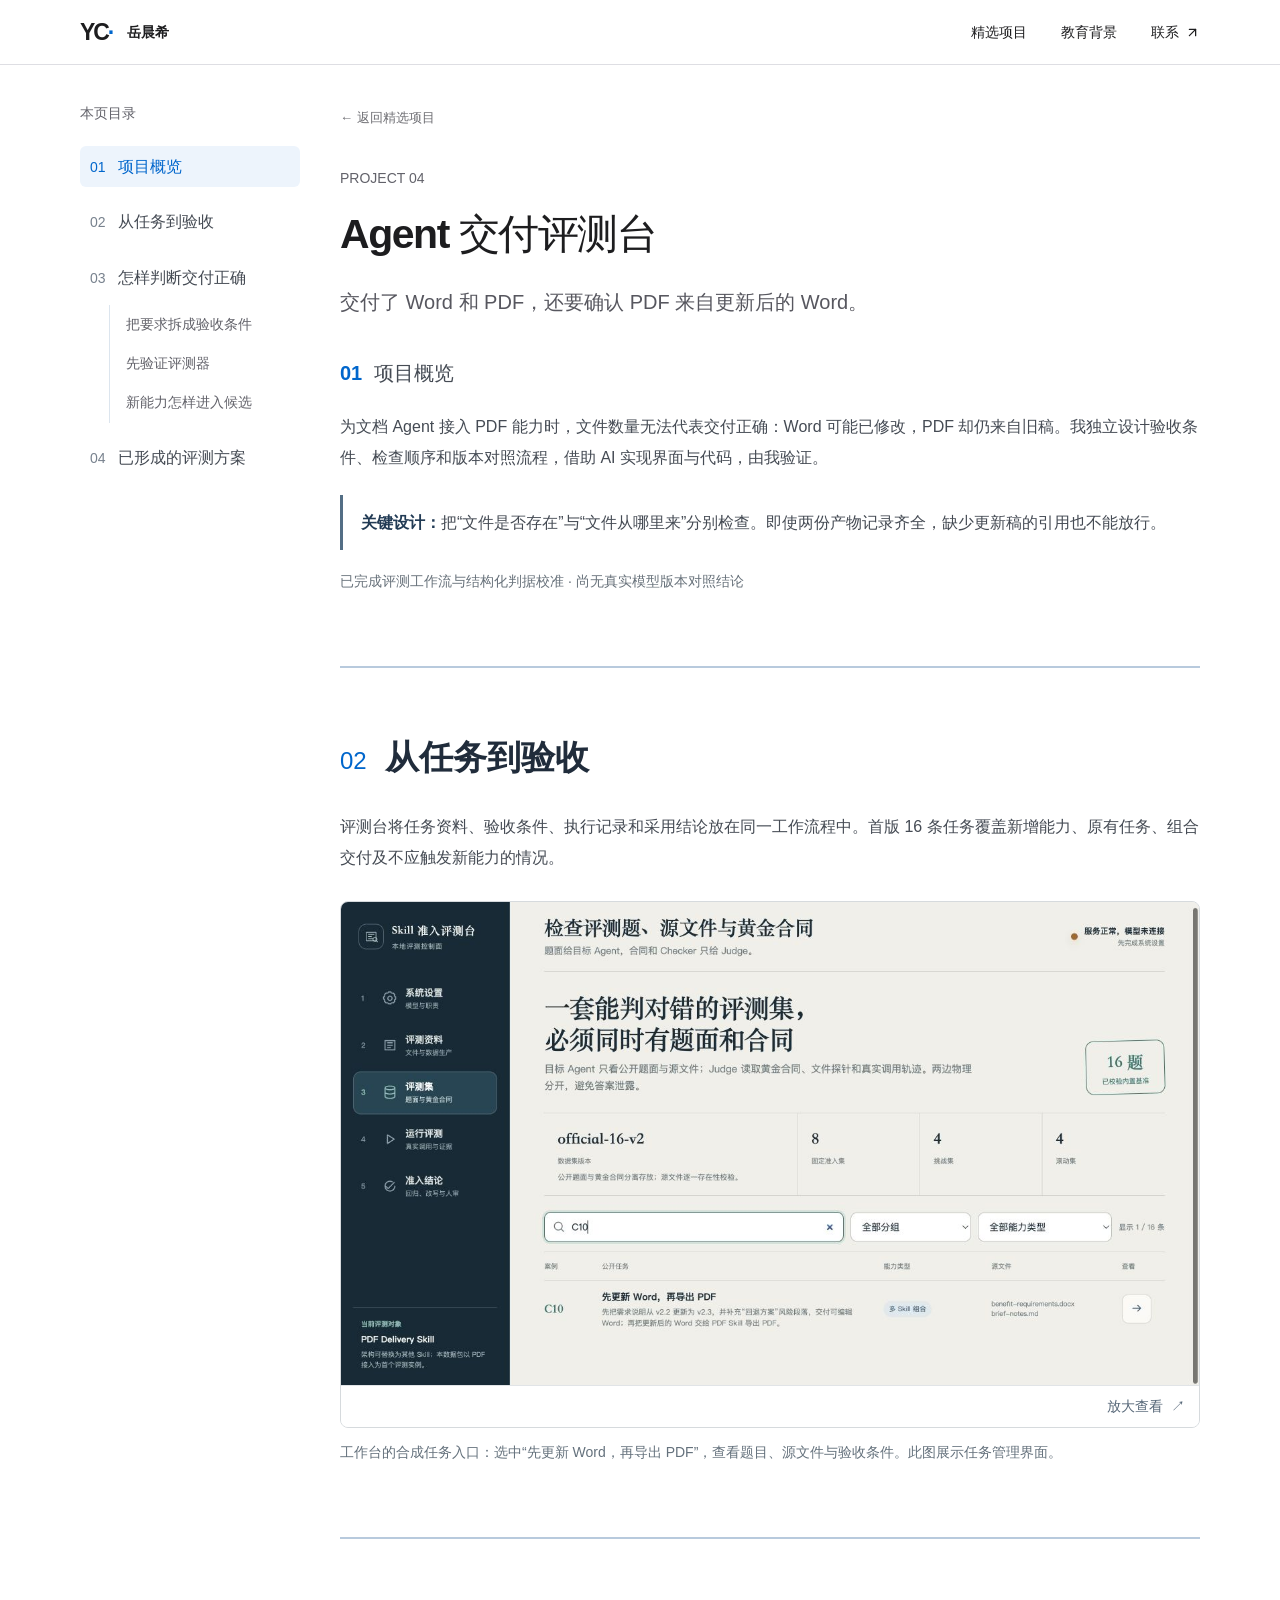
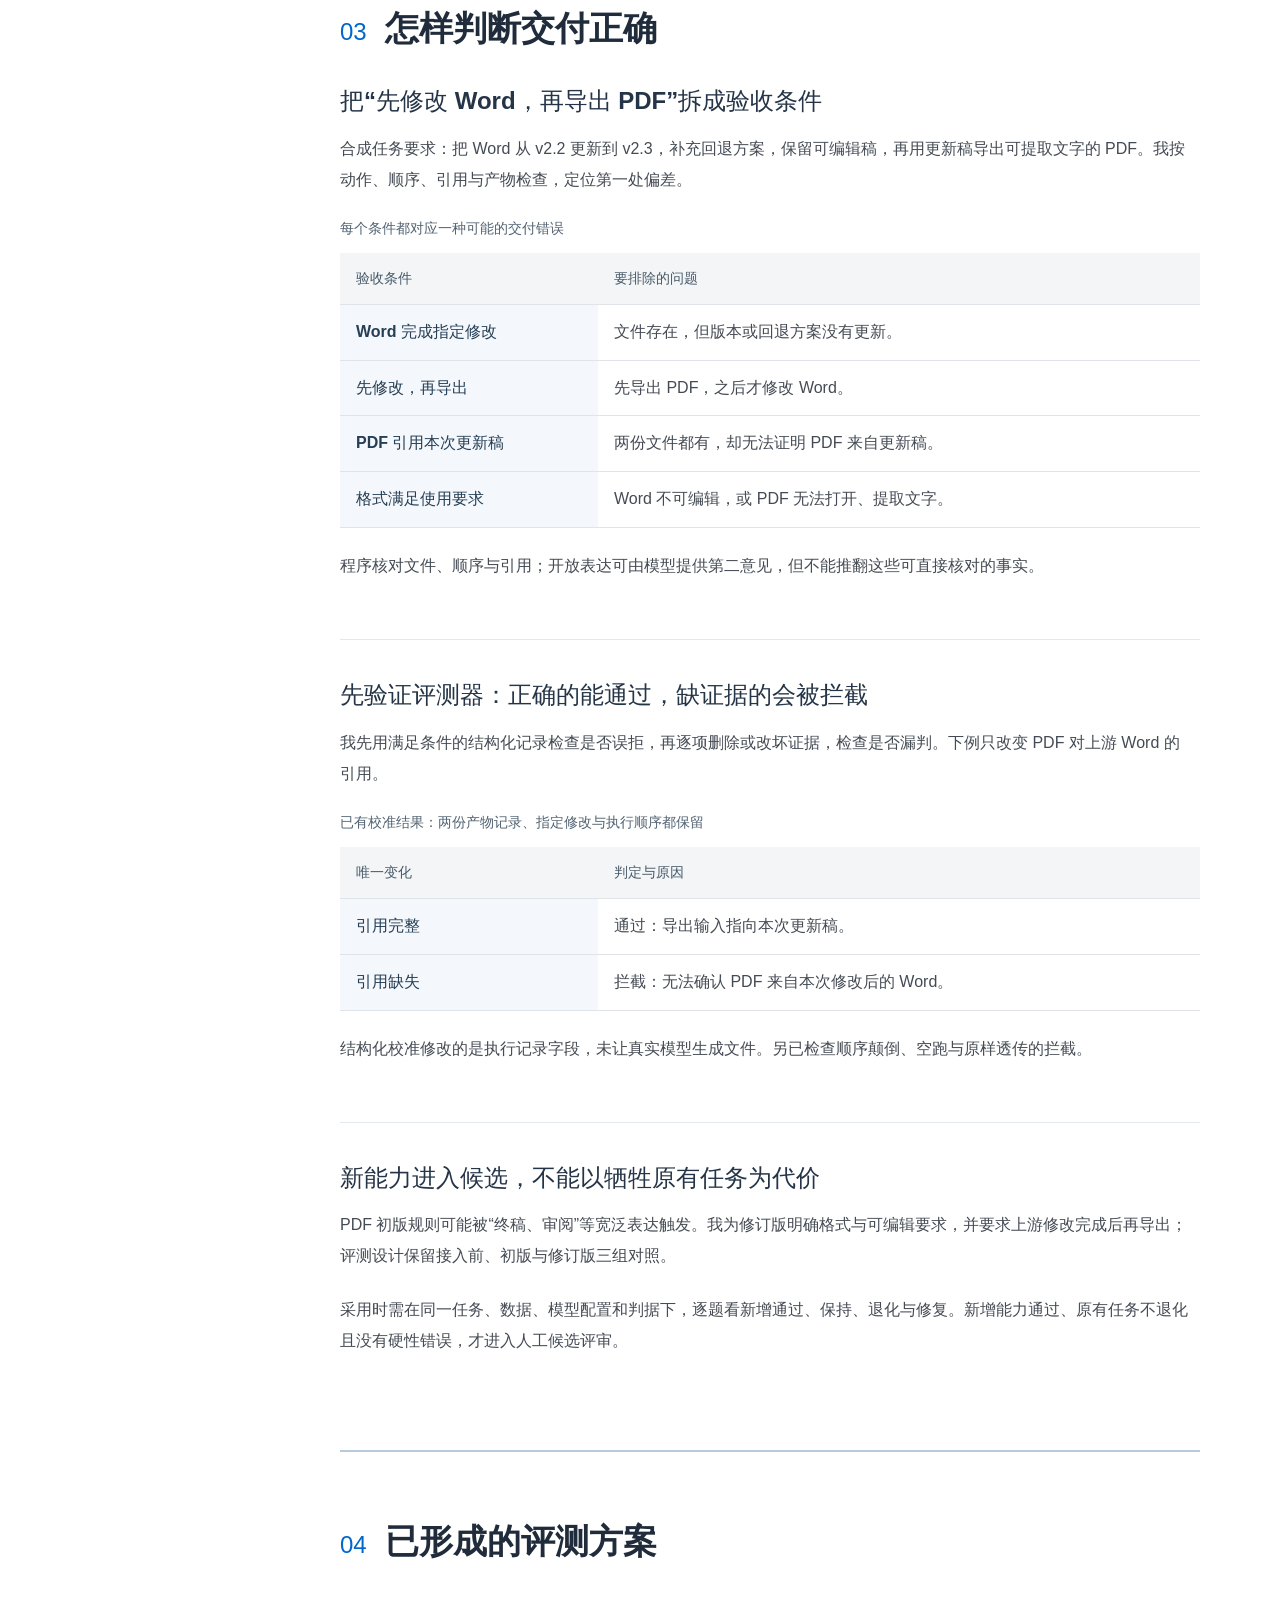
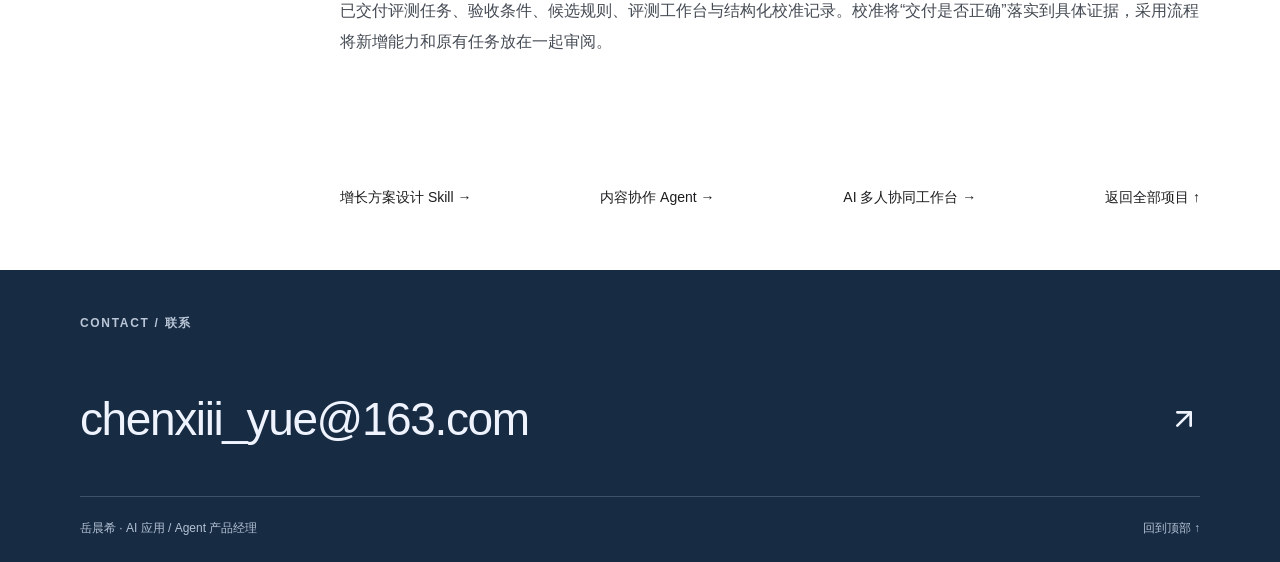
<file: projects/evaluation/index.html>
<!DOCTYPE html><html lang="zh-CN"><head><meta charSet="utf-8"/><meta name="viewport" content="width=device-width, initial-scale=1"/><link rel="stylesheet" href="/_next/static/css/index.C0RLAd8f.css" data-rsc-css-href="/_next/static/css/index.C0RLAd8f.css" data-precedence="vite-rsc/importer-resources"/><link rel="stylesheet" href="/_next/static/css/case-story.Ck4GbSLX.css" data-rsc-css-href="/_next/static/css/case-story.Ck4GbSLX.css" data-precedence="vite-rsc/importer-resources"/><link rel="stylesheet" href="/_next/static/css/anonymous-portfolio.DQwmS_Tu.css" data-rsc-css-href="/_next/static/css/anonymous-portfolio.DQwmS_Tu.css" data-precedence="vite-rsc/importer-resources"/><link rel="modulepreload" fetchPriority="low" href="/_next/static/chunks/index--lSmfdsh.js"/><script src="/_next/static/chunks/rolldown-runtime-C60lm6uB.js" type="module" async=""></script><script src="/_next/static/chunks/framework-D_rUT4EX.js" type="module" async=""></script><link rel="modulepreload" href="/_next/static/chunks/layout-segment-context-CBlf8ANy.js" crossorigin=""/><link rel="modulepreload" href="/_next/static/chunks/Icon-COpRllaJ.js" crossorigin=""/><link rel="modulepreload" href="/_next/static/chunks/case-toc-D0-Rh7B8.js" crossorigin=""/><link rel="modulepreload" href="/_next/static/chunks/evidence-screenshot-DFhf1EWv.js" crossorigin=""/><link rel="modulepreload" href="/_next/static/chunks/utils-BfF9hTxu.js" crossorigin=""/><link rel="modulepreload" href="/_next/static/chunks/createLucideIcon-fG5EeFvM.js" crossorigin=""/><link rel="modulepreload" href="/_next/static/chunks/table-D11cBGxH.js" crossorigin=""/><title>Agent 交付评测台 · 岳晨希</title><meta name="description" content="交付了 Word 和 PDF，还要确认 PDF 来自更新后的 Word。"/><meta name="robots" content="noindex, nofollow"/><meta property="og:title" content="Agent 交付评测台 · 岳晨希"/><meta property="og:description" content="交付了 Word 和 PDF，还要确认 PDF 来自更新后的 Word。"/><meta name="twitter:card" content="summary"/><meta name="twitter:title" content="Agent 交付评测台 · 岳晨希"/><meta name="twitter:description" content="交付了 Word 和 PDF，还要确认 PDF 来自更新后的 Word。"/><link rel="icon" href="/favicon.svg"/><script>Object.assign(((self[Symbol.for("vinext.navigationRuntime")]??={bootstrap:{routeManifest:null},functions:{}}).bootstrap.rsc??={rsc:[]}),{params:{},nav:{"pathname":"/projects/evaluation","searchParams":[]}})</script><link rel="modulepreload" href="/_next/static/chunks/index--lSmfdsh.js" />
</head><body><div id="top" class="tech-home detail-page reading-case hierarchical-case anonymous-case"><a class="skip-link" href="#main">跳至正文</a><header class="site-header"><div class="shell header-inner"><a class="identity" href="/" aria-label="岳晨希，返回首页"><span class="identity-mark" aria-hidden="true">YC<span>·</span></span><span>岳晨希</span></a><nav aria-label="主导航"><a href="/#projects">精选项目</a><a href="/#about">教育背景</a><a class="nav-contact" href="/#contact">联系 <svg xmlns="http://www.w3.org/2000/svg" width="15" height="15" viewBox="0 0 24 24" fill="none" stroke="currentColor" stroke-width="2" stroke-linecap="round" stroke-linejoin="round" class="lucide lucide-arrow-up-right" aria-hidden="true"><path d="M7 7h10v10"></path><path d="M7 17 17 7"></path></svg></a></nav></div></header><main id="main"><div class="shell reading-layout"><nav class="hierarchical-toc" aria-label="项目阅读目录"><div class="toc-desktop"><p class="toc-label">本页目录</p><ol class="chapter-list"><li class="chapter-active"><a class="chapter-link" href="#overview" aria-current="location"><span aria-hidden="true">0<!-- -->1</span>项目概览</a></li><li><a class="chapter-link" href="#workflow"><span aria-hidden="true">0<!-- -->2</span>从任务到验收</a></li><li><a class="chapter-link" href="#decisions"><span aria-hidden="true">0<!-- -->3</span>怎样判断交付正确</a><ol class="subchapter-list"><li><a href="#contract">把要求拆成验收条件</a></li><li><a href="#calibration">先验证评测器</a></li><li><a href="#adoption">新能力怎样进入候选</a></li></ol></li><li><a class="chapter-link" href="#validation"><span aria-hidden="true">0<!-- -->4</span>已形成的评测方案</a></li></ol></div><details class="toc-mobile"><summary><span class="toc-location"><strong>项目概览</strong></span><span class="toc-toggle">目录 <span aria-hidden="true">⌄</span></span></summary><div class="toc-mobile-panel"><ol class="chapter-list"><li class="chapter-active"><a class="chapter-link" href="#overview" aria-current="location"><span aria-hidden="true">0<!-- -->1</span>项目概览</a></li><li><a class="chapter-link" href="#workflow"><span aria-hidden="true">0<!-- -->2</span>从任务到验收</a></li><li><a class="chapter-link" href="#decisions"><span aria-hidden="true">0<!-- -->3</span>怎样判断交付正确</a><ol class="subchapter-list"><li><a href="#contract">把要求拆成验收条件</a></li><li><a href="#calibration">先验证评测器</a></li><li><a href="#adoption">新能力怎样进入候选</a></li></ol></li><li><a class="chapter-link" href="#validation"><span aria-hidden="true">0<!-- -->4</span>已形成的评测方案</a></li></ol></div></details></nav><article class="reading-article"><section tabindex="-1" id="overview" class="reading-overview"><a href="/#projects" class="back-link">← 返回精选项目</a><p class="reading-kicker">PROJECT <!-- -->04</p><h1>Agent 交付评测台</h1><p class="reading-definition">交付了 Word 和 PDF，还要确认 PDF 来自更新后的 Word。</p><h2 class="overview-chapter"><span>01</span>项目概览</h2><div class="case-prose"><p>为文档 Agent 接入 PDF 能力时，文件数量无法代表交付正确：Word 可能已修改，PDF 却仍来自旧稿。我独立设计验收条件、检查顺序和版本对照流程，借助 AI 实现界面与代码，由我验证。</p><p class="case-key-decision"><strong>关键设计：</strong>把“文件是否存在”与“文件从哪里来”分别检查。即使两份产物记录齐全，缺少更新稿的引用也不能放行。</p><p class="case-scope">已完成评测工作流与结构化判据校准 · 尚无真实模型版本对照结论</p></div></section><section tabindex="-1" id="workflow" class="reading-section"><header><h2 class="chapter-heading"><span>02</span>从任务到验收</h2></header><div class="reading-content case-prose"><p>评测台将任务资料、验收条件、执行记录和采用结论放在同一工作流程中。首版 16 条任务覆盖新增能力、原有任务、组合交付及不应触发新能力的情况。</p><div class="evaluation-workbench"><div class="visual-heading"><span class="design-label">WORKBENCH / 产品全貌</span><h3>从任务资料到人工准入，沿同一工作台推进。</h3></div><figure><button type="button" tabindex="0" data-base-ui-click-trigger="" id="base-ui-_R_1tl9l9i_" aria-haspopup="dialog" aria-expanded="false" data-slot="dialog-trigger" aria-label="放大查看：评测台全貌：流程导航与 C10 任务" class="demo-screenshot"><img src="/images/evaluation/overview.png" alt="真实评测台左侧包含系统设置、评测资料、评测集、运行评测与准入结论五个入口；右侧评测集页面筛选出 C10 先更新 Word 再导出 PDF 的任务和源文件。" width="1280" height="720" loading="lazy"/><span class="screenshot-enlarge">放大查看 <span aria-hidden="true">↗</span></span></button><figcaption>工作台的合成任务入口：选中“先更新 Word，再导出 PDF”，查看题目、源文件与验收条件。此图展示任务管理界面。</figcaption></figure></div></div></section><section tabindex="-1" id="decisions" class="reading-section"><header><h2 class="chapter-heading"><span>03</span>怎样判断交付正确</h2></header><div class="reading-content case-prose"><div id="contract" tabindex="-1" class="narrative-block"><h3>把“先修改 Word，再导出 PDF”拆成验收条件</h3><p>合成任务要求：把 Word 从 v2.2 更新到 v2.3，补充回退方案，保留可编辑稿，再用更新稿导出可提取文字的 PDF。我按动作、顺序、引用与产物检查，定位第一处偏差。</p><div class="decision-table"><div data-slot="table-container" class="relative w-full overflow-x-auto"><table data-slot="table" class="w-full caption-bottom text-sm"><caption data-slot="table-caption" class="text-muted-foreground mt-4 text-sm">每个条件都对应一种可能的交付错误</caption><thead data-slot="table-header" class="[&amp;_tr]:border-b"><tr data-slot="table-row" class="hover:bg-muted/50 data-[state=selected]:bg-muted border-b transition-colors has-aria-expanded:bg-muted/50"><th data-slot="table-head" class="text-foreground h-10 px-2 text-left align-middle font-medium whitespace-nowrap [&amp;:has([role=checkbox])]:pr-0" scope="col">验收条件</th><th data-slot="table-head" class="text-foreground h-10 px-2 text-left align-middle font-medium whitespace-nowrap [&amp;:has([role=checkbox])]:pr-0" scope="col">要排除的问题</th></tr></thead><tbody data-slot="table-body" class="[&amp;_tr:last-child]:border-0"><tr data-slot="table-row" class="hover:bg-muted/50 data-[state=selected]:bg-muted border-b transition-colors has-aria-expanded:bg-muted/50"><th data-slot="table-head" class="text-foreground h-10 px-2 text-left align-middle font-medium whitespace-nowrap [&amp;:has([role=checkbox])]:pr-0" scope="row">Word 完成指定修改</th><td data-slot="table-cell" class="p-2 align-middle whitespace-nowrap [&amp;:has([role=checkbox])]:pr-0">文件存在，但版本或回退方案没有更新。</td></tr><tr data-slot="table-row" class="hover:bg-muted/50 data-[state=selected]:bg-muted border-b transition-colors has-aria-expanded:bg-muted/50"><th data-slot="table-head" class="text-foreground h-10 px-2 text-left align-middle font-medium whitespace-nowrap [&amp;:has([role=checkbox])]:pr-0" scope="row">先修改，再导出</th><td data-slot="table-cell" class="p-2 align-middle whitespace-nowrap [&amp;:has([role=checkbox])]:pr-0">先导出 PDF，之后才修改 Word。</td></tr><tr data-slot="table-row" class="hover:bg-muted/50 data-[state=selected]:bg-muted border-b transition-colors has-aria-expanded:bg-muted/50"><th data-slot="table-head" class="text-foreground h-10 px-2 text-left align-middle font-medium whitespace-nowrap [&amp;:has([role=checkbox])]:pr-0" scope="row">PDF 引用本次更新稿</th><td data-slot="table-cell" class="p-2 align-middle whitespace-nowrap [&amp;:has([role=checkbox])]:pr-0">两份文件都有，却无法证明 PDF 来自更新稿。</td></tr><tr data-slot="table-row" class="hover:bg-muted/50 data-[state=selected]:bg-muted border-b transition-colors has-aria-expanded:bg-muted/50"><th data-slot="table-head" class="text-foreground h-10 px-2 text-left align-middle font-medium whitespace-nowrap [&amp;:has([role=checkbox])]:pr-0" scope="row">格式满足使用要求</th><td data-slot="table-cell" class="p-2 align-middle whitespace-nowrap [&amp;:has([role=checkbox])]:pr-0">Word 不可编辑，或 PDF 无法打开、提取文字。</td></tr></tbody></table></div></div><p>程序核对文件、顺序与引用；开放表达可由模型提供第二意见，但不能推翻这些可直接核对的事实。</p></div><div id="calibration" tabindex="-1" class="narrative-block"><h3>先验证评测器：正确的能通过，缺证据的会被拦截</h3><p>我先用满足条件的结构化记录检查是否误拒，再逐项删除或改坏证据，检查是否漏判。下例只改变 PDF 对上游 Word 的引用。</p><div class="decision-table"><div data-slot="table-container" class="relative w-full overflow-x-auto"><table data-slot="table" class="w-full caption-bottom text-sm"><caption data-slot="table-caption" class="text-muted-foreground mt-4 text-sm">已有校准结果：两份产物记录、指定修改与执行顺序都保留</caption><thead data-slot="table-header" class="[&amp;_tr]:border-b"><tr data-slot="table-row" class="hover:bg-muted/50 data-[state=selected]:bg-muted border-b transition-colors has-aria-expanded:bg-muted/50"><th data-slot="table-head" class="text-foreground h-10 px-2 text-left align-middle font-medium whitespace-nowrap [&amp;:has([role=checkbox])]:pr-0" scope="col">唯一变化</th><th data-slot="table-head" class="text-foreground h-10 px-2 text-left align-middle font-medium whitespace-nowrap [&amp;:has([role=checkbox])]:pr-0" scope="col">判定与原因</th></tr></thead><tbody data-slot="table-body" class="[&amp;_tr:last-child]:border-0"><tr data-slot="table-row" class="hover:bg-muted/50 data-[state=selected]:bg-muted border-b transition-colors has-aria-expanded:bg-muted/50"><th data-slot="table-head" class="text-foreground h-10 px-2 text-left align-middle font-medium whitespace-nowrap [&amp;:has([role=checkbox])]:pr-0" scope="row">引用完整</th><td data-slot="table-cell" class="p-2 align-middle whitespace-nowrap [&amp;:has([role=checkbox])]:pr-0">通过：导出输入指向本次更新稿。</td></tr><tr data-slot="table-row" class="hover:bg-muted/50 data-[state=selected]:bg-muted border-b transition-colors has-aria-expanded:bg-muted/50"><th data-slot="table-head" class="text-foreground h-10 px-2 text-left align-middle font-medium whitespace-nowrap [&amp;:has([role=checkbox])]:pr-0" scope="row">引用缺失</th><td data-slot="table-cell" class="p-2 align-middle whitespace-nowrap [&amp;:has([role=checkbox])]:pr-0">拦截：无法确认 PDF 来自本次修改后的 Word。</td></tr></tbody></table></div></div><p class="evidence-caption">结构化校准修改的是执行记录字段，未让真实模型生成文件。另已检查顺序颠倒、空跑与原样透传的拦截。</p></div><div id="adoption" tabindex="-1" class="narrative-block"><h3>新能力进入候选，不能以牺牲原有任务为代价</h3><p>PDF 初版规则可能被“终稿、审阅”等宽泛表达触发。我为修订版明确格式与可编辑要求，并要求上游修改完成后再导出；评测设计保留接入前、初版与修订版三组对照。</p><p>采用时需在同一任务、数据、模型配置和判据下，逐题看新增通过、保持、退化与修复。新增能力通过、原有任务不退化且没有硬性错误，才进入人工候选评审。</p></div></div></section><section tabindex="-1" id="validation" class="reading-section"><header><h2 class="chapter-heading"><span>04</span>已形成的评测方案</h2></header><div class="reading-content case-prose"><p>已交付评测任务、验收条件、候选规则、评测工作台与结构化校准记录。校准将“交付是否正确”落实到具体证据，采用流程将新增能力和原有任务放在一起审阅。</p></div></section><nav class="case-end case-links" aria-label="其他项目"><a href="/projects/growth">增长方案设计 Skill<!-- --> →</a><a href="/projects/content-agent">内容协作 Agent<!-- --> →</a><a href="/projects/collaboration">AI 多人协同工作台<!-- --> →</a><a href="/#projects">返回全部项目 ↑</a></nav></article></div></main><footer id="contact" class="contact-section"><div class="shell"><div class="contact-top"><p class="eyebrow">CONTACT / 联系</p></div><a class="email-link" href="mailto:chenxiii_yue@163.com">chenxiii_yue@163.com<svg xmlns="http://www.w3.org/2000/svg" width="24" height="24" viewBox="0 0 24 24" fill="none" stroke="currentColor" stroke-width="2" stroke-linecap="round" stroke-linejoin="round" class="lucide lucide-arrow-up-right" aria-hidden="true"><path d="M7 7h10v10"></path><path d="M7 17 17 7"></path></svg></a><div class="footer-bottom"><span>岳晨希 · AI 应用 / Agent 产品经理</span><a href="#top">回到顶部 ↑</a></div></div></footer></div><script type="module" src="/_next/static/chunks/index--lSmfdsh.js" id="_R_" async=""></script><script>((self[Symbol.for("vinext.navigationRuntime")]??={bootstrap:{routeManifest:null},functions:{}}).bootstrap.rsc??={rsc:[]}).rsc.push("0:{\"page:/projects/evaluation\":\"$L1\",\"layout:/\":\"$L2\",\"route:/projects/evaluation\":\"$L3\",\"__route\":\"route:/projects/evaluation\",\"__interceptionContext\":null,\"__layoutIds\":[\"layout:/\"],\"__rootLayout\":\"/\",\"__bfcacheSegmentIdentities\":{\"layout:/\":\"[\\\"layout\\\",\\\"layout:/\\\",\\\"root-boundary:/\\\",\\\"\\\"]\",\"page:/projects/evaluation\":\"[\\\"page\\\",\\\"page:/projects/evaluation\\\",\\\"root-boundary:/\\\",\\\"[\\\\\\\"projects\\\\\\\",\\\\\\\"evaluation\\\\\\\"]\\\"]\"},\"__srcPage\":[\"projects\",\"evaluation\",\"page\"],\"__layoutFlags\":{\"layout:/\":\"s\"},\"__artifactCompatibility\":{\"schemaVersion\":1,\"graphVersion\":\"app-route-graph:69a75d88fc63c71c\",\"deploymentVersion\":\"c41b28c9-34fd-438b-b65e-da80427b961c\",\"appElementsSchemaVersion\":1,\"rscPayloadSchemaVersion\":1,\"rootBoundaryId\":\"/\",\"renderEpoch\":null}}\n")</script><script>((self[Symbol.for("vinext.navigationRuntime")]??={bootstrap:{routeManifest:null},functions:{}}).bootstrap.rsc??={rsc:[]}).rsc.push("4:I[\"c5beb10df826\",[],\"Children\",1]\n")</script><script>((self[Symbol.for("vinext.navigationRuntime")]??={bootstrap:{routeManifest:null},functions:{}}).bootstrap.rsc??={rsc:[]}).rsc.push("5:I[\"0dc7e6a5ccb2\",[],\"GlobalErrorBoundary\",1]\n")</script><script>((self[Symbol.for("vinext.navigationRuntime")]??={bootstrap:{routeManifest:null},functions:{}}).bootstrap.rsc??={rsc:[]}).rsc.push("6:I[\"610eead2fe97\",[],\"default\",1]\n")</script><script>((self[Symbol.for("vinext.navigationRuntime")]??={bootstrap:{routeManifest:null},functions:{}}).bootstrap.rsc??={rsc:[]}).rsc.push("7:I[\"0dc7e6a5ccb2\",[],\"ErrorBoundary\",1]\n")</script><script>((self[Symbol.for("vinext.navigationRuntime")]??={bootstrap:{routeManifest:null},functions:{}}).bootstrap.rsc??={rsc:[]}).rsc.push("8:I[\"8c444080ebb8\",[],\"LayoutSegmentProvider\",1]\n")</script><script>((self[Symbol.for("vinext.navigationRuntime")]??={bootstrap:{routeManifest:null},functions:{}}).bootstrap.rsc??={rsc:[]}).rsc.push("9:I[\"c5beb10df826\",[],\"Slot\",1]\n")</script><script>((self[Symbol.for("vinext.navigationRuntime")]??={bootstrap:{routeManifest:null},functions:{}}).bootstrap.rsc??={rsc:[]}).rsc.push("a:I[\"0dc7e6a5ccb2\",[],\"NotFoundBoundary\",1]\n")</script><script>((self[Symbol.for("vinext.navigationRuntime")]??={bootstrap:{routeManifest:null},functions:{}}).bootstrap.rsc??={rsc:[]}).rsc.push("b:I[\"066132fd2803\",[],\"default\",1]\n")</script><script>((self[Symbol.for("vinext.navigationRuntime")]??={bootstrap:{routeManifest:null},functions:{}}).bootstrap.rsc??={rsc:[]}).rsc.push("c:I[\"40fe166cc87b\",[],\"AppRouterScrollTarget\",1]\n")</script><script>((self[Symbol.for("vinext.navigationRuntime")]??={bootstrap:{routeManifest:null},functions:{}}).bootstrap.rsc??={rsc:[]}).rsc.push("d:I[\"0dc7e6a5ccb2\",[],\"RedirectBoundary\",1]\n")</script><script>((self[Symbol.for("vinext.navigationRuntime")]??={bootstrap:{routeManifest:null},functions:{}}).bootstrap.rsc??={rsc:[]}).rsc.push(":HL[\"/_next/static/css/index.C0RLAd8f.css\",\"style\"     ]\n")</script><script>((self[Symbol.for("vinext.navigationRuntime")]??={bootstrap:{routeManifest:null},functions:{}}).bootstrap.rsc??={rsc:[]}).rsc.push("2:[[[\"$\",\"link\",\"css:/_next/static/css/index.C0RLAd8f.css\",{\"rel\":\"stylesheet\",\"precedence\":\"vite-rsc/importer-resources\",\"href\":\"/_next/static/css/index.C0RLAd8f.css\",\"data-rsc-css-href\":\"/_next/static/css/index.C0RLAd8f.css\"}],\"$undefined\"],[\"$\",\"html\",null,{\"lang\":\"zh-CN\",\"children\":[\"$\",\"body\",null,{\"children\":[\"$\",\"$L4\",null,{}]}]}]]\n")</script><script>((self[Symbol.for("vinext.navigationRuntime")]??={bootstrap:{routeManifest:null},functions:{}}).bootstrap.rsc??={rsc:[]}).rsc.push("3:[[[\"$\",\"meta\",null,{\"charSet\":\"utf-8\"}],[[\"$\",\"title\",\"0\",{\"children\":\"Agent 交付评测台 · 岳晨希\"}],[\"$\",\"meta\",\"1\",{\"name\":\"description\",\"content\":\"交付了 Word 和 PDF，还要确认 PDF 来自更新后的 Word。\"}],[\"$\",\"meta\",\"2\",{\"name\":\"robots\",\"content\":\"noindex, nofollow\"}],[\"$\",\"meta\",\"3\",{\"property\":\"og:title\",\"content\":\"Agent 交付评测台 · 岳晨希\"}],[\"$\",\"meta\",\"4\",{\"property\":\"og:description\",\"content\":\"交付了 Word 和 PDF，还要确认 PDF 来自更新后的 Word。\"}],[\"$\",\"meta\",\"5\",{\"name\":\"twitter:card\",\"content\":\"summary\"}],[\"$\",\"meta\",\"6\",{\"name\":\"twitter:title\",\"content\":\"Agent 交付评测台 · 岳晨希\"}],[\"$\",\"meta\",\"7\",{\"name\":\"twitter:description\",\"content\":\"交付了 Word 和 PDF，还要确认 PDF 来自更新后的 Word。\"}],[\"$\",\"link\",\"8\",{\"data-vinext-streamed-icon\":\"$undefined\",\"rel\":\"icon\",\"href\":\"/favicon.svg\",\"type\":\"$undefined\",\"sizes\":\"$undefined\",\"color\":\"$undefined\",\"media\":\"$undefined\",\"fetchPriority\":\"$undefined\"}]],[[\"$\",\"meta\",\"0\",{\"name\":\"viewport\",\"content\":\"width=device-width, initial-scale=1\"}]]],[\"$\",\"$L5\",null,{\"fallback\":\"$6\",\"children\":[\"$\",\"$L7\",null,{\"fallback\":\"$6\",\"children\":[\"$\",\"$L8\",null,{\"providerId\":\"layout:/\",\"segmentMap\":{\"children\":[\"projects\",\"evaluation\"]},\"children\":[\"$\",\"$L9\",null,{\"id\":\"layout:/\",\"parallelSlots\":\"$undefined\",\"children\":[\"$\",\"$La\",null,{\"resetKey\":\"projects\",\"fallback\":[[[\"$\",\"a\",null,{\"className\":\"skip-link\",\"href\":\"#main\",\"children\":\"跳至正文\"}],[\"$\",\"header\",null,{\"className\":\"site-header\",\"children\":[\"$\",\"div\",null,{\"className\":\"shell header-inner\",\"children\":[[\"$\",\"a\",null,{\"className\":\"identity\",\"href\":\"/\",\"aria-label\":\"岳晨希，返回首页\",\"children\":[[\"$\",\"span\",null,{\"className\":\"identity-mark\",\"aria-hidden\":\"true\",\"children\":[\"YC\",[\"$\",\"span\",null,{\"children\":\"·\"}]]}],[\"$\",\"span\",null,{\"children\":\"岳晨希\"}]]}],[\"$\",\"nav\",null,{\"aria-label\":\"主导航\",\"children\":[[\"$\",\"a\",null,{\"href\":\"/#projects\",\"children\":\"精选项目\"}],[\"$\",\"a\",null,{\"href\":\"/#about\",\"children\":\"教育背景\"}],[\"$\",\"a\",null,{\"className\":\"nav-contact\",\"href\":\"/#contact\",\"children\":[\"联系 \",[\"$\",\"$Lb\",null,{\"ref\":\"$undefined\",\"iconNode\":[[\"path\",{\"d\":\"M7 7h10v10\",\"key\":\"1tivn9\"}],[\"path\",{\"d\":\"M7 17 17 7\",\"key\":\"1vkiza\"}]],\"className\":\"lucide-arrow-up-right\",\"size\":15,\"aria-hidden\":\"true\"}]]}]]}]]}]}]],[\"$\",\"main\",null,{\"id\":\"main\",\"className\":\"shell not-found\",\"children\":[[\"$\",\"p\",null,{\"className\":\"eyebrow\",\"children\":\"404\"}],[\"$\",\"h1\",null,{\"children\":\"这个页面不存在。\"}],[\"$\",\"a\",null,{\"className\":\"primary-link\",\"href\":\"/\",\"children\":\"返回首页 →\"}]]}]],\"children\":[\"$\",\"$La\",null,{\"resetKey\":\"[\\\"projects\\\",\\\"evaluation\\\"]\",\"fallback\":[[[\"$\",\"a\",null,{\"className\":\"skip-link\",\"href\":\"#main\",\"children\":\"跳至正文\"}],[\"$\",\"header\",null,{\"className\":\"site-header\",\"children\":[\"$\",\"div\",null,{\"className\":\"shell header-inner\",\"children\":[[\"$\",\"a\",null,{\"className\":\"identity\",\"href\":\"/\",\"aria-label\":\"岳晨希，返回首页\",\"children\":[[\"$\",\"span\",null,{\"className\":\"identity-mark\",\"aria-hidden\":\"true\",\"children\":[\"YC\",[\"$\",\"span\",null,{\"children\":\"·\"}]]}],[\"$\",\"span\",null,{\"children\":\"岳晨希\"}]]}],[\"$\",\"nav\",null,{\"aria-label\":\"主导航\",\"children\":[[\"$\",\"a\",null,{\"href\":\"/#projects\",\"children\":\"精选项目\"}],[\"$\",\"a\",null,{\"href\":\"/#about\",\"children\":\"教育背景\"}],[\"$\",\"a\",null,{\"className\":\"nav-contact\",\"href\":\"/#contact\",\"children\":[\"联系 \",[\"$\",\"$Lb\",null,{\"ref\":\"$undefined\",\"iconNode\":\"$3:1:props:children:props:children:props:children:props:children:props:fallback:0:1:props:children:props:children:1:props:children:2:props:children:1:props:iconNode\",\"className\":\"lucide-arrow-up-right\",\"size\":15,\"aria-hidden\":\"true\"}]]}]]}]]}]}]],[\"$\",\"main\",null,{\"id\":\"main\",\"className\":\"shell not-found\",\"children\":[[\"$\",\"p\",null,{\"className\":\"eyebrow\",\"children\":\"404\"}],[\"$\",\"h1\",null,{\"children\":\"这个页面不存在。\"}],[\"$\",\"a\",null,{\"className\":\"primary-link\",\"href\":\"/\",\"children\":\"返回首页 →\"}]]}]],\"children\":[\"$\",\"$Lc\",null,{\"children\":[\"$\",\"$Ld\",null,{\"children\":[[\"$\",\"$L8\",null,{\"providerId\":\"page:/projects/evaluation\",\"segmentMap\":{\"children\":[\"__PAGE__\"]},\"children\":[\"$\",\"$L9\",null,{\"id\":\"page:/projects/evaluation\"}]}],null]}]}]}]}]}]}]}]}],null,null]\n")</script><script>((self[Symbol.for("vinext.navigationRuntime")]??={bootstrap:{routeManifest:null},functions:{}}).bootstrap.rsc??={rsc:[]}).rsc.push("e:I[\"9188e43dc125\",[],\"HierarchicalCaseToc\",1]\n")</script><script>((self[Symbol.for("vinext.navigationRuntime")]??={bootstrap:{routeManifest:null},functions:{}}).bootstrap.rsc??={rsc:[]}).rsc.push(":HL[\"/_next/static/css/case-story.Ck4GbSLX.css\",\"style\"     ]\n")</script><script>((self[Symbol.for("vinext.navigationRuntime")]??={bootstrap:{routeManifest:null},functions:{}}).bootstrap.rsc??={rsc:[]}).rsc.push(":HL[\"/_next/static/css/anonymous-portfolio.DQwmS_Tu.css\",\"style\"     ]\n")</script><script>((self[Symbol.for("vinext.navigationRuntime")]??={bootstrap:{routeManifest:null},functions:{}}).bootstrap.rsc??={rsc:[]}).rsc.push("1:[[[\"$\",\"link\",\"css:/_next/static/css/case-story.Ck4GbSLX.css\",{\"rel\":\"stylesheet\",\"precedence\":\"vite-rsc/importer-resources\",\"href\":\"/_next/static/css/case-story.Ck4GbSLX.css\",\"data-rsc-css-href\":\"/_next/static/css/case-story.Ck4GbSLX.css\"}],[\"$\",\"link\",\"css:/_next/static/css/index.C0RLAd8f.css\",{\"rel\":\"stylesheet\",\"precedence\":\"vite-rsc/importer-resources\",\"href\":\"/_next/static/css/index.C0RLAd8f.css\",\"data-rsc-css-href\":\"/_next/static/css/index.C0RLAd8f.css\"}],[\"$\",\"link\",\"css:/_next/static/css/anonymous-portfolio.DQwmS_Tu.css\",{\"rel\":\"stylesheet\",\"precedence\":\"vite-rsc/importer-resources\",\"href\":\"/_next/static/css/anonymous-portfolio.DQwmS_Tu.css\",\"data-rsc-css-href\":\"/_next/static/css/anonymous-portfolio.DQwmS_Tu.css\"}],\"$undefined\"],[\"$\",\"div\",null,{\"id\":\"top\",\"className\":\"tech-home detail-page reading-case hierarchical-case anonymous-case\",\"children\":[[[\"$\",\"a\",null,{\"className\":\"skip-link\",\"href\":\"#main\",\"children\":\"跳至正文\"}],[\"$\",\"header\",null,{\"className\":\"site-header\",\"children\":[\"$\",\"div\",null,{\"className\":\"shell header-inner\",\"children\":[[\"$\",\"a\",null,{\"className\":\"identity\",\"href\":\"/\",\"aria-label\":\"岳晨希，返回首页\",\"children\":[[\"$\",\"span\",null,{\"className\":\"identity-mark\",\"aria-hidden\":\"true\",\"children\":[\"YC\",[\"$\",\"span\",null,{\"children\":\"·\"}]]}],[\"$\",\"span\",null,{\"children\":\"岳晨希\"}]]}],[\"$\",\"nav\",null,{\"aria-label\":\"主导航\",\"children\":[[\"$\",\"a\",null,{\"href\":\"/#projects\",\"children\":\"精选项目\"}],[\"$\",\"a\",null,{\"href\":\"/#about\",\"children\":\"教育背景\"}],[\"$\",\"a\",null,{\"className\":\"nav-contact\",\"href\":\"/#contact\",\"children\":[\"联系 \",[\"$\",\"$Lb\",null,{\"ref\":\"$undefined\",\"iconNode\":\"$3:1:props:children:props:children:props:children:props:children:props:fallback:0:1:props:children:props:children:1:props:children:2:props:children:1:props:iconNode\",\"className\":\"lucide-arrow-up-right\",\"size\":15,\"aria-hidden\":\"true\"}]]}]]}]]}]}]],[\"$\",\"main\",null,{\"id\":\"main\",\"children\":[\"$\",\"div\",null,{\"className\":\"shell reading-layout\",\"children\":[[\"$\",\"$Le\",null,{\"chapters\":[{\"id\":\"overview\",\"title\":\"项目概览\"},{\"id\":\"workflow\",\"title\":\"从任务到验收\"},{\"id\":\"decisions\",\"title\":\"怎样判断交付正确\",\"children\":[{\"id\":\"contract\",\"title\":\"把要求拆成验收条件\"},{\"id\":\"calibration\",\"title\":\"先验证评测器\"},{\"id\":\"adoption\",\"title\":\"新能力怎样进入候选\"}]},{\"id\":\"validation\",\"title\":\"已形成的评测方案\"}]}],[\"$\",\"article\",null,{\"className\":\"reading-article\",\"children\":[[\"$\",\"section\",null,{\"tabIndex\":-1,\"id\":\"overview\",\"className\":\"reading-overview\",\"children\":[[\"$\",\"a\",null,{\"href\":\"/#projects\",\"className\":\"back-link\",\"children\":\"← 返回精选项目\"}],[\"$\",\"p\",null,{\"className\":\"reading-kicker\",\"children\":[\"PROJECT \",\"04\"]}],[\"$\",\"h1\",null,{\"children\":\"Agent 交付评测台\"}],[\"$\",\"p\",null,{\"className\":\"reading-definition\",\"children\":\"交付了 Word 和 PDF，还要确认 PDF 来自更新后的 Word。\"}],\"$undefined\",[\"$\",\"h2\",null,{\"className\":\"overview-chapter\",\"children\":[[\"$\",\"span\",null,{\"children\":\"01\"}],\"项目概览\"]}],[\"$\",\"div\",null,{\"className\":\"case-prose\",\"children\":[[\"$\",\"p\",null,{\"children\":\"为文档 Agent 接入 PDF 能力时，文件数量无法代表交付正确：Word 可能已修改，PDF 却仍来自旧稿。我独立设计验收条件、检查顺序和版本对照流程，借助 AI 实现界面与代码，由我验证。\"}],[\"$\",\"p\",null,{\"className\":\"case-key-decision\",\"children\":[[\"$\",\"strong\",null,{\"children\":\"关键设计：\"}],\"把“文件是否存在”与“文件从哪里来”分别检查。即使两份产物记录齐全，缺少更新稿的引用也不能放行。\"]}],[\"$\",\"p\",null,{\"className\":\"case-scope\",\"children\":\"已完成评测工作流与结构化判据校准 · 尚无真实模型版本对照结论\"}]]}]]}],[[[[\"$\",\"link\",\"css:/_next/static/css/case-story.Ck4GbSLX.css\",{\"rel\":\"stylesheet\",\"precedence\":\"vite-rsc/importer-resources\",\"href\":\"/_next/static/css/case-story.Ck4GbSLX.css\",\"data-rsc-css-href\":\"/_next/static/css/case-story.Ck4GbSLX.css\"}],[\"$\",\"link\",\"css:/_next/static/css/index.C0RLAd8f.css\",{\"rel\":\"stylesheet\",\"precedence\":\"vite-rsc/importer-resources\",\"href\":\"/_next/static/css/index.C0RLAd8f.css\",\"data-rsc-css-href\":\"/_next/static/css/index.C0RLAd8f.css\"}],[\"$\",\"link\",\"css:/_next/static/css/anonymous-portfolio.DQwmS_Tu.css\",{\"rel\":\"stylesheet\",\"precedence\":\"vite-rsc/importer-resources\",\"href\":\"/_next/static/css/anonymous-portfolio.DQwmS_Tu.css\",\"data-rsc-css-href\":\"/_next/static/css/anonymous-portfolio.DQwmS_Tu.css\"}],\"$undefined\"],[\"$\",\"section\",null,{\"tabIndex\":-1,\"id\":\"workflow\",\"className\":\"reading-section\",\"children\":[[\"$\",\"header\",null,{\"children\":[[\"$\",\"h2\",null,{\"className\":\"chapter-heading\",\"children\":[[\"$\",\"span\",null,{\"children\":\"02\"}],\"从任务到验收\"]}],\"$undefined\"]}],[\"$\",\"div\",null,{\"className\":\"reading-content case-prose\",\"children\":[[\"$\",\"p\",null,{\"children\":\"评测台将任务资料、验收条件、执行记录和采用结论放在同一工作流程中。首版 16 条任务覆盖新增能力、原有任务、组合交付及不应触发新能力的情况。\"}],[\"$\",\"div\",null,{\"className\":\"evaluation-workbench\",\"children\":[[\"$\",\"div\",null,{\"className\":\"visual-heading\",\"children\":[[\"$\",\"span\",null,{\"className\":\"design-label\",\"children\":\"WORKBENCH / 产品全貌\"}],\"$Lf\"]}],\"$L10\"]}]]}]]}]],\"$L11\",\"$L12\"],\"$L13\"]}]]}]}],\"$L14\"]}]]\n")</script><script>((self[Symbol.for("vinext.navigationRuntime")]??={bootstrap:{routeManifest:null},functions:{}}).bootstrap.rsc??={rsc:[]}).rsc.push("15:I[\"63419b8a407e\",[],\"EvidenceScreenshot\",1]\n")</script><script>((self[Symbol.for("vinext.navigationRuntime")]??={bootstrap:{routeManifest:null},functions:{}}).bootstrap.rsc??={rsc:[]}).rsc.push("16:I[\"95d1b0fd0fb4\",[],\"Table\",1]\n")</script><script>((self[Symbol.for("vinext.navigationRuntime")]??={bootstrap:{routeManifest:null},functions:{}}).bootstrap.rsc??={rsc:[]}).rsc.push("17:I[\"95d1b0fd0fb4\",[],\"TableCaption\",1]\n")</script><script>((self[Symbol.for("vinext.navigationRuntime")]??={bootstrap:{routeManifest:null},functions:{}}).bootstrap.rsc??={rsc:[]}).rsc.push("18:I[\"95d1b0fd0fb4\",[],\"TableHeader\",1]\n")</script><script>((self[Symbol.for("vinext.navigationRuntime")]??={bootstrap:{routeManifest:null},functions:{}}).bootstrap.rsc??={rsc:[]}).rsc.push("19:I[\"95d1b0fd0fb4\",[],\"TableRow\",1]\n")</script><script>((self[Symbol.for("vinext.navigationRuntime")]??={bootstrap:{routeManifest:null},functions:{}}).bootstrap.rsc??={rsc:[]}).rsc.push("1a:I[\"95d1b0fd0fb4\",[],\"TableHead\",1]\n")</script><script>((self[Symbol.for("vinext.navigationRuntime")]??={bootstrap:{routeManifest:null},functions:{}}).bootstrap.rsc??={rsc:[]}).rsc.push("1b:I[\"95d1b0fd0fb4\",[],\"TableBody\",1]\n")</script><script>((self[Symbol.for("vinext.navigationRuntime")]??={bootstrap:{routeManifest:null},functions:{}}).bootstrap.rsc??={rsc:[]}).rsc.push("1c:I[\"95d1b0fd0fb4\",[],\"TableCell\",1]\n")</script><script>((self[Symbol.for("vinext.navigationRuntime")]??={bootstrap:{routeManifest:null},functions:{}}).bootstrap.rsc??={rsc:[]}).rsc.push("f:[\"$\",\"h3\",null,{\"children\":\"从任务资料到人工准入，沿同一工作台推进。\"}]\n")</script><script>((self[Symbol.for("vinext.navigationRuntime")]??={bootstrap:{routeManifest:null},functions:{}}).bootstrap.rsc??={rsc:[]}).rsc.push("10:[\"$\",\"figure\",null,{\"children\":[[\"$\",\"$L15\",null,{\"src\":\"/images/evaluation/overview.png\",\"title\":\"评测台全貌：流程导航与 C10 任务\",\"alt\":\"真实评测台左侧包含系统设置、评测资料、评测集、运行评测与准入结论五个入口；右侧评测集页面筛选出 C10 先更新 Word 再导出 PDF 的任务和源文件。\",\"width\":1280,\"height\":720,\"description\":\"评测台独立副本的实际页面，使用内置合成任务；当前筛选 C10。\"}],[\"$\",\"figcaption\",null,{\"children\":\"工作台的合成任务入口：选中“先更新 Word，再导出 PDF”，查看题目、源文件与验收条件。此图展示任务管理界面。\"}]]}]\n")</script><script>((self[Symbol.for("vinext.navigationRuntime")]??={bootstrap:{routeManifest:null},functions:{}}).bootstrap.rsc??={rsc:[]}).rsc.push("11:[[[\"$\",\"link\",\"css:/_next/static/css/case-story.Ck4GbSLX.css\",{\"rel\":\"stylesheet\",\"precedence\":\"vite-rsc/importer-resources\",\"href\":\"/_next/static/css/case-story.Ck4GbSLX.css\",\"data-rsc-css-href\":\"/_next/static/css/case-story.Ck4GbSLX.css\"}],[\"$\",\"link\",\"css:/_next/static/css/index.C0RLAd8f.css\",{\"rel\":\"stylesheet\",\"precedence\":\"vite-rsc/importer-resources\",\"href\":\"/_next/static/css/index.C0RLAd8f.css\",\"data-rsc-css-href\":\"/_next/static/css/index.C0RLAd8f.css\"}],[\"$\",\"link\",\"css:/_next/static/css/anonymous-portfolio.DQwmS_Tu.css\",{\"rel\":\"stylesheet\",\"precedence\":\"vite-rsc/importer-resources\",\"href\":\"/_next/static/css/anonymous-portfolio.DQwmS_Tu.css\",\"data-rsc-css-href\":\"/_next/static/css/anonymous-portfolio.DQwmS_Tu.css\"}],\"$undefined\"],[\"$\",\"section\",null,{\"tabIndex\":-1,\"id\":\"decisions\",\"className\":\"reading-section\",\"children\":[[\"$\",\"header\",null,{\"children\":[[\"$\",\"h2\",null,{\"className\":\"chapter-heading\",\"children\":[[\"$\",\"span\",null,{\"children\":\"03\"}],\"怎样判断交付正确\"]}],\"$undefined\"]}],[\"$\",\"div\",null,{\"className\":\"reading-content case-prose\",\"children\":[[\"$\",\"div\",null,{\"id\":\"contract\",\"tabIndex\":-1,\"className\":\"narrative-block\",\"children\":[[\"$\",\"h3\",null,{\"children\":\"把“先修改 Word，再导出 PDF”拆成验收条件\"}],[\"$\",\"p\",null,{\"children\":\"合成任务要求：把 Word 从 v2.2 更新到 v2.3，补充回退方案，保留可编辑稿，再用更新稿导出可提取文字的 PDF。我按动作、顺序、引用与产物检查，定位第一处偏差。\"}],[\"$\",\"div\",null,{\"className\":\"decision-table\",\"children\":[\"$\",\"$L16\",null,{\"children\":[[\"$\",\"$L17\",null,{\"children\":\"每个条件都对应一种可能的交付错误\"}],[\"$\",\"$L18\",null,{\"children\":[\"$\",\"$L19\",null,{\"children\":[[\"$\",\"$L1a\",\"验收条件\",{\"scope\":\"col\",\"children\":\"验收条件\"}],[\"$\",\"$L1a\",\"要排除的问题\",{\"scope\":\"col\",\"children\":\"要排除的问题\"}]]}]}],[\"$\",\"$L1b\",null,{\"children\":[[\"$\",\"$L19\",\"0\",{\"children\":[[\"$\",\"$L1a\",\"0\",{\"scope\":\"row\",\"children\":\"Word 完成指定修改\"}],[\"$\",\"$L1c\",\"1\",{\"children\":\"文件存在，但版本或回退方案没有更新。\"}]]}],[\"$\",\"$L19\",\"1\",{\"children\":[[\"$\",\"$L1a\",\"0\",{\"scope\":\"row\",\"children\":\"先修改，再导出\"}],[\"$\",\"$L1c\",\"1\",{\"children\":\"先导出 PDF，之后才修改 Word。\"}]]}],[\"$\",\"$L19\",\"2\",{\"children\":[[\"$\",\"$L1a\",\"0\",{\"scope\":\"row\",\"children\":\"PDF 引用本次更新稿\"}],[\"$\",\"$L1c\",\"1\",{\"children\":\"两份文件都有，却无法证明 PDF 来自更新稿。\"}]]}],[\"$\",\"$L19\",\"3\",{\"children\":[[\"$\",\"$L1a\",\"0\",{\"scope\":\"row\",\"children\":\"格式满足使用要求\"}],[\"$\",\"$L1c\",\"1\",{\"children\":\"Word 不可编辑，或 PDF 无法打开、提取文字。\"}]]}]]}]]}]}],[\"$\",\"p\",null,{\"children\":\"程序核对文件、顺序与引用；开放表达可由模型提供第二意见，但不能推翻这些可直接核对的事实。\"}]]}],[\"$\",\"div\",null,{\"id\":\"calibration\",\"tabIndex\":-1,\"className\":\"narrative-block\",\"children\":[[\"$\",\"h3\",null,{\"children\":\"先验证评测器：正确的能通过，缺证据的会被拦截\"}],[\"$\",\"p\",null,{\"children\":\"我先用满足条件的结构化记录检查是否误拒，再逐项删除或改坏证据，检查是否漏判。下例只改变 PDF 对上游 Word 的引用。\"}],[\"$\",\"div\",null,{\"className\":\"decision-table\",\"children\":[\"$\",\"$L16\",null,{\"children\":[[\"$\",\"$L17\",null,{\"children\":\"已有校准结果：两份产物记录、指定修改与执行顺序都保留\"}],[\"$\",\"$L18\",null,{\"children\":[\"$\",\"$L19\",null,{\"children\":[[\"$\",\"$L1a\",\"唯一变化\",{\"scope\":\"col\",\"children\":\"唯一变化\"}],[\"$\",\"$L1a\",\"判定与原因\",{\"scope\":\"col\",\"children\":\"判定与原因\"}]]}]}],[\"$\",\"$L1b\",null,{\"children\":[[\"$\",\"$L19\",\"0\",{\"children\":[[\"$\",\"$L1a\",\"0\",{\"scope\":\"row\",\"children\":\"引用完整\"}],[\"$\",\"$L1c\",\"1\",{\"children\":\"通过：导出输入指向本次更新稿。\"}]]}],[\"$\",\"$L19\",\"1\",{\"children\":[[\"$\",\"$L1a\",\"0\",{\"scope\":\"row\",\"children\":\"引用缺失\"}],[\"$\",\"$L1c\",\"1\",{\"children\":\"拦截：无法确认 PDF 来自本次修改后的 Word。\"}]]}]]}]]}]}],[\"$\",\"p\",null,{\"className\":\"evidence-caption\",\"children\":\"结构化校准修改的是执行记录字段，未让真实模型生成文件。另已检查顺序颠倒、空跑与原样透传的拦截。\"}]]}],[\"$\",\"div\",null,{\"id\":\"adoption\",\"tabIndex\":-1,\"className\":\"narrative-block\",\"children\":[[\"$\",\"h3\",null,{\"children\":\"新能力进入候选，不能以牺牲原有任务为代价\"}],[\"$\",\"p\",null,{\"children\":\"PDF 初版规则可能被“终稿、审阅”等宽泛表达触发。我为修订版明确格式与可编辑要求，并要求上游修改完成后再导出；评测设计保留接入前、初版与修订版三组对照。\"}],[\"$\",\"p\",null,{\"children\":\"采用时需在同一任务、数据、模型配置和判据下，逐题看新增通过、保持、退化与修复。新增能力通过、原有任务不退化且没有硬性错误，才进入人工候选评审。\"}]]}]]}]]}]]\n")</script><script>((self[Symbol.for("vinext.navigationRuntime")]??={bootstrap:{routeManifest:null},functions:{}}).bootstrap.rsc??={rsc:[]}).rsc.push("12:[[[\"$\",\"link\",\"css:/_next/static/css/case-story.Ck4GbSLX.css\",{\"rel\":\"stylesheet\",\"precedence\":\"vite-rsc/importer-resources\",\"href\":\"/_next/static/css/case-story.Ck4GbSLX.css\",\"data-rsc-css-href\":\"/_next/static/css/case-story.Ck4GbSLX.css\"}],[\"$\",\"link\",\"css:/_next/static/css/index.C0RLAd8f.css\",{\"rel\":\"stylesheet\",\"precedence\":\"vite-rsc/importer-resources\",\"href\":\"/_next/static/css/index.C0RLAd8f.css\",\"data-rsc-css-href\":\"/_next/static/css/index.C0RLAd8f.css\"}],[\"$\",\"link\",\"css:/_next/static/css/anonymous-portfolio.DQwmS_Tu.css\",{\"rel\":\"stylesheet\",\"precedence\":\"vite-rsc/importer-resources\",\"href\":\"/_next/static/css/anonymous-portfolio.DQwmS_Tu.css\",\"data-rsc-css-href\":\"/_next/static/css/anonymous-portfolio.DQwmS_Tu.css\"}],\"$undefined\"],[\"$\",\"section\",null,{\"tabIndex\":-1,\"id\":\"validation\",\"className\":\"reading-section\",\"children\":[[\"$\",\"header\",null,{\"children\":[[\"$\",\"h2\",null,{\"className\":\"chapter-heading\",\"children\":[[\"$\",\"span\",null,{\"children\":\"04\"}],\"已形成的评测方案\"]}],\"$undefined\"]}],[\"$\",\"div\",null,{\"className\":\"reading-content case-prose\",\"children\":[\"$\",\"p\",null,{\"children\":\"已交付评测任务、验收条件、候选规则、评测工作台与结构化校准记录。校准将“交付是否正确”落实到具体证据，采用流程将新增能力和原有任务放在一起审阅。\"}]}]]}]]\n")</script><script>((self[Symbol.for("vinext.navigationRuntime")]??={bootstrap:{routeManifest:null},functions:{}}).bootstrap.rsc??={rsc:[]}).rsc.push("13:[\"$\",\"nav\",null,{\"className\":\"case-end case-links\",\"aria-label\":\"其他项目\",\"children\":[[[\"$\",\"a\",\"growth\",{\"href\":\"/projects/growth\",\"children\":[\"增长方案设计 Skill\",\" →\"]}],[\"$\",\"a\",\"content-agent\",{\"href\":\"/projects/content-agent\",\"children\":[\"内容协作 Agent\",\" →\"]}],[\"$\",\"a\",\"collaboration\",{\"href\":\"/projects/collaboration\",\"children\":[\"AI 多人协同工作台\",\" →\"]}]],[\"$\",\"a\",null,{\"href\":\"/#projects\",\"children\":\"返回全部项目 ↑\"}]]}]\n")</script><script>((self[Symbol.for("vinext.navigationRuntime")]??={bootstrap:{routeManifest:null},functions:{}}).bootstrap.rsc??={rsc:[]}).rsc.push("14:[\"$\",\"footer\",null,{\"id\":\"contact\",\"className\":\"contact-section\",\"children\":[\"$\",\"div\",null,{\"className\":\"shell\",\"children\":[[\"$\",\"div\",null,{\"className\":\"contact-top\",\"children\":[\"$\",\"p\",null,{\"className\":\"eyebrow\",\"children\":\"CONTACT / 联系\"}]}],[\"$\",\"a\",null,{\"className\":\"email-link\",\"href\":\"mailto:chenxiii_yue@163.com\",\"children\":[\"chenxiii_yue@163.com\",[\"$\",\"$Lb\",null,{\"ref\":\"$undefined\",\"iconNode\":\"$3:1:props:children:props:children:props:children:props:children:props:fallback:0:1:props:children:props:children:1:props:children:2:props:children:1:props:iconNode\",\"className\":\"lucide-arrow-up-right\",\"aria-hidden\":\"true\"}]]}],[\"$\",\"div\",null,{\"className\":\"footer-bottom\",\"children\":[[\"$\",\"span\",null,{\"children\":\"岳晨希 · AI 应用 / Agent 产品经理\"}],[\"$\",\"a\",null,{\"href\":\"#top\",\"children\":\"回到顶部 ↑\"}]]}]]}]}]\n")</script><script>Object.assign(((self[Symbol.for("vinext.navigationRuntime")]??={bootstrap:{routeManifest:null},functions:{}}).bootstrap.rsc??={rsc:[]}),{"initialCacheKind":"static"});((self[Symbol.for("vinext.navigationRuntime")]??={bootstrap:{routeManifest:null},functions:{}}).bootstrap.rsc??={rsc:[]}).done=true</script></body></html>
</file>
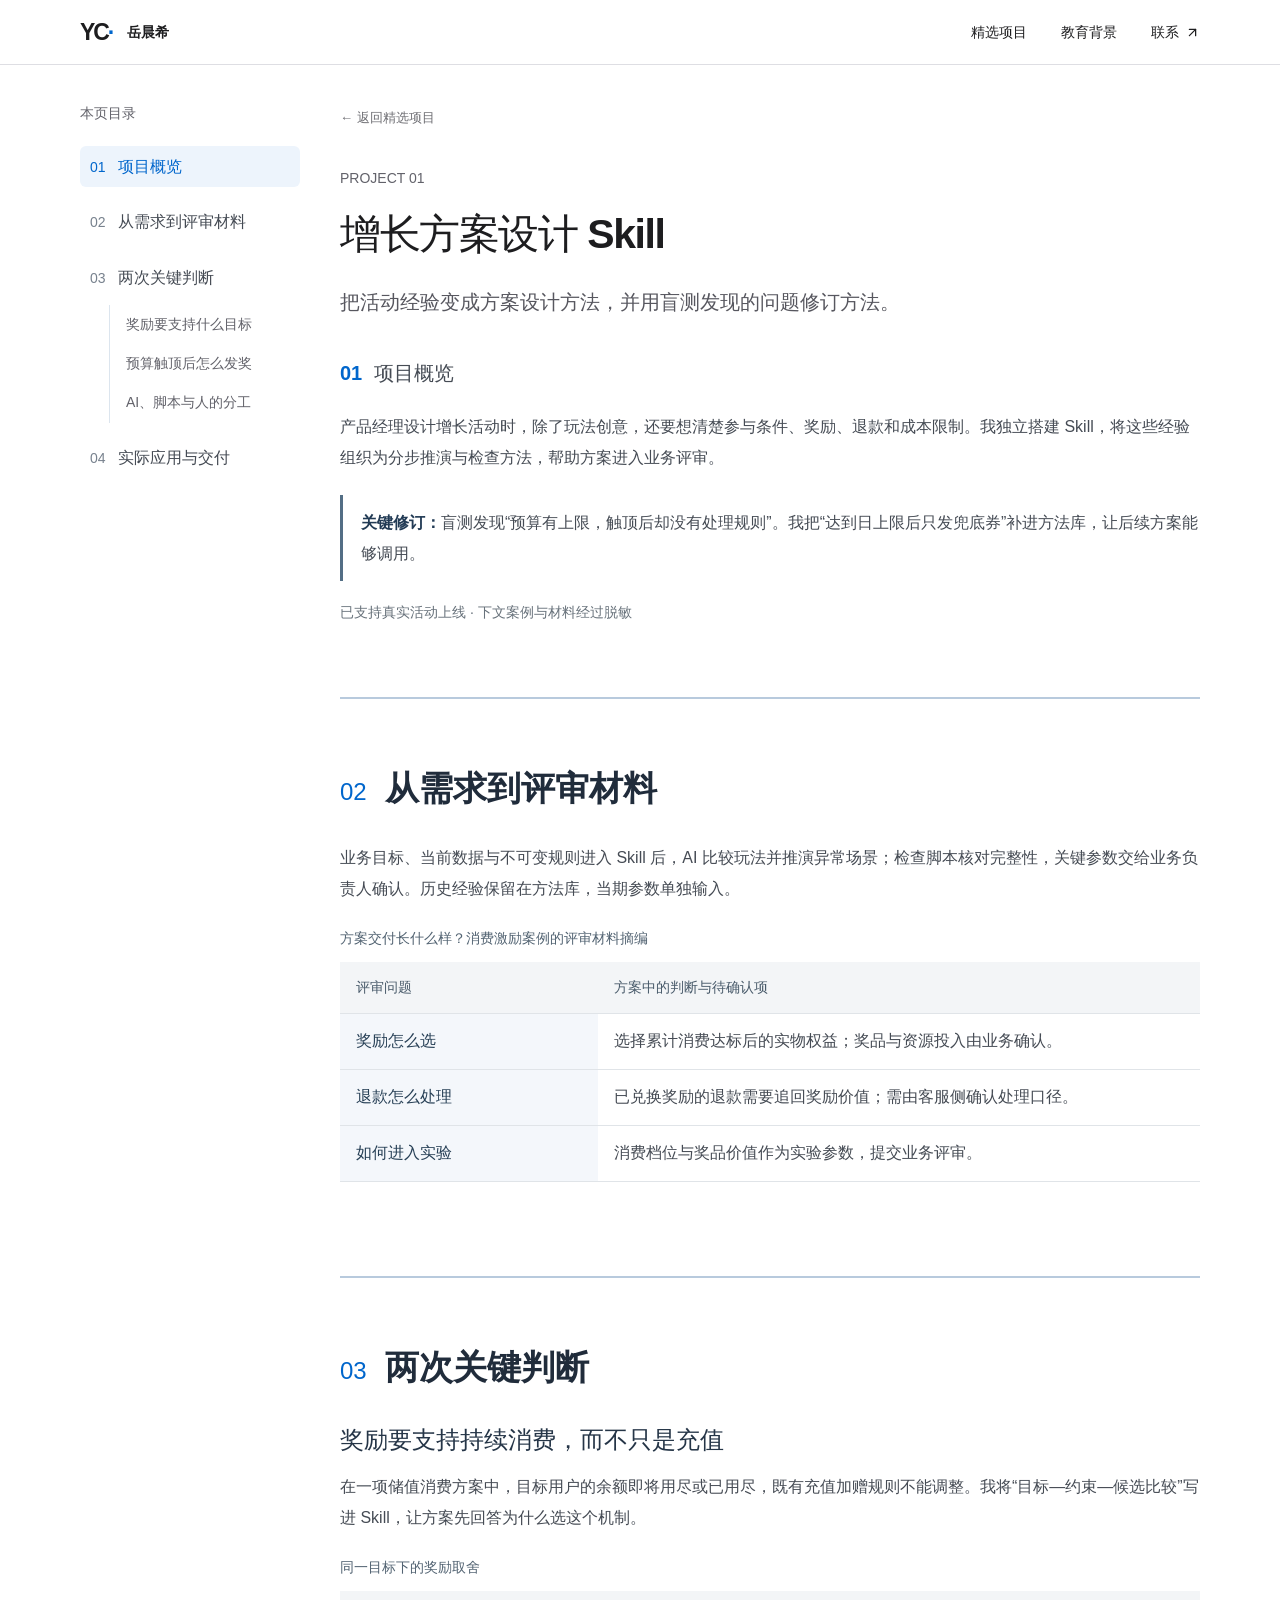
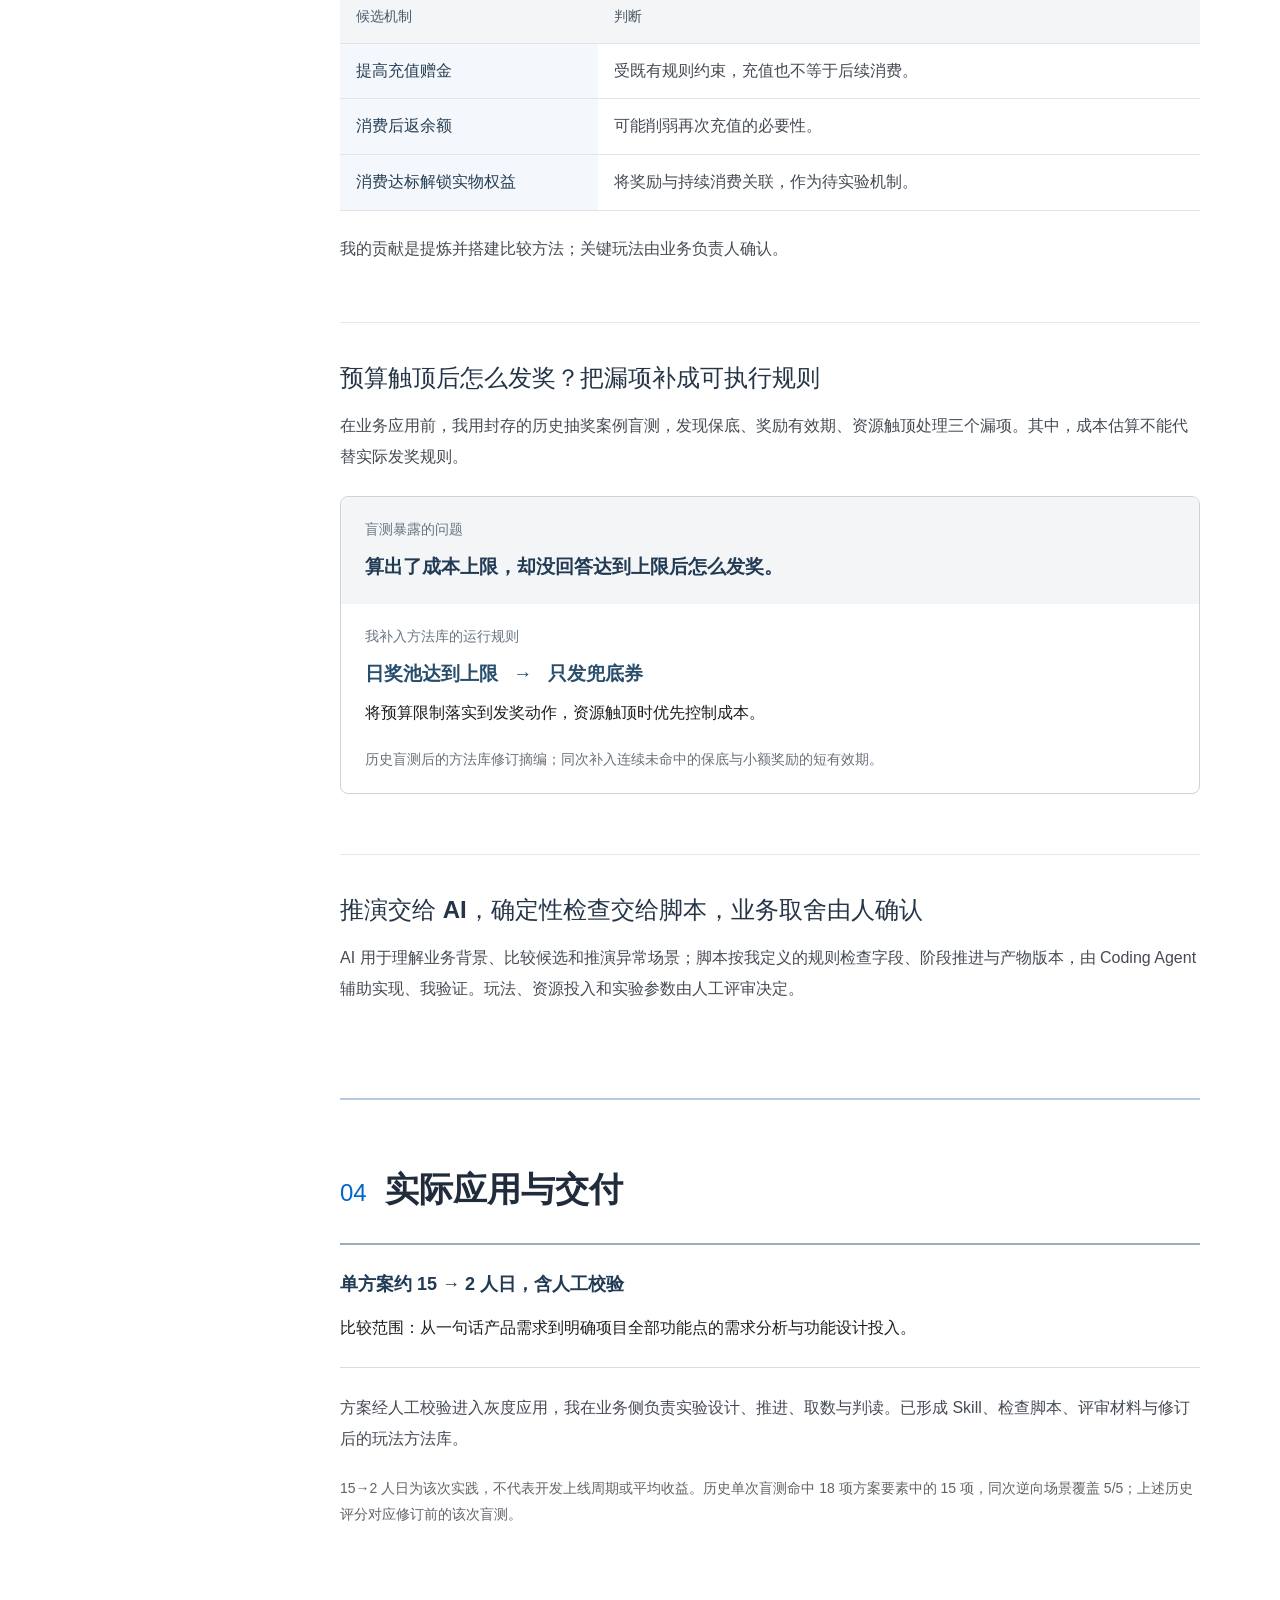
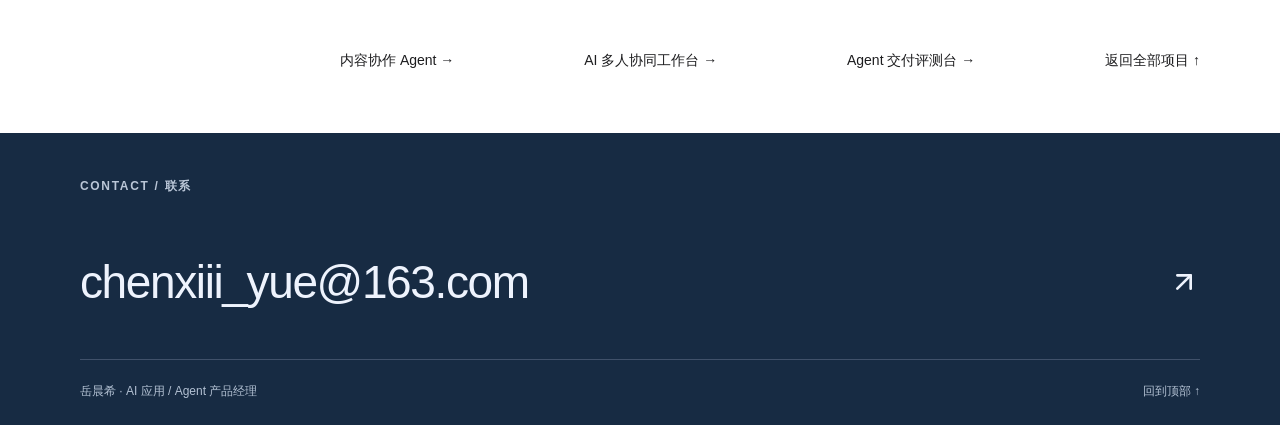
<file: projects/growth/index.html>
<!DOCTYPE html><html lang="zh-CN"><head><meta charSet="utf-8"/><meta name="viewport" content="width=device-width, initial-scale=1"/><link rel="stylesheet" href="/_next/static/css/index.C0RLAd8f.css" data-rsc-css-href="/_next/static/css/index.C0RLAd8f.css" data-precedence="vite-rsc/importer-resources"/><link rel="stylesheet" href="/_next/static/css/case-story.Ck4GbSLX.css" data-rsc-css-href="/_next/static/css/case-story.Ck4GbSLX.css" data-precedence="vite-rsc/importer-resources"/><link rel="stylesheet" href="/_next/static/css/anonymous-portfolio.DQwmS_Tu.css" data-rsc-css-href="/_next/static/css/anonymous-portfolio.DQwmS_Tu.css" data-precedence="vite-rsc/importer-resources"/><link rel="modulepreload" fetchPriority="low" href="/_next/static/chunks/index--lSmfdsh.js"/><script src="/_next/static/chunks/rolldown-runtime-C60lm6uB.js" type="module" async=""></script><script src="/_next/static/chunks/framework-D_rUT4EX.js" type="module" async=""></script><link rel="modulepreload" href="/_next/static/chunks/layout-segment-context-CBlf8ANy.js" crossorigin=""/><link rel="modulepreload" href="/_next/static/chunks/Icon-COpRllaJ.js" crossorigin=""/><link rel="modulepreload" href="/_next/static/chunks/case-toc-D0-Rh7B8.js" crossorigin=""/><link rel="modulepreload" href="/_next/static/chunks/table-D11cBGxH.js" crossorigin=""/><link rel="modulepreload" href="/_next/static/chunks/utils-BfF9hTxu.js" crossorigin=""/><title>增长方案设计 Skill · 岳晨希</title><meta name="description" content="把活动经验变成方案设计方法，并用盲测发现的问题修订方法。"/><meta name="robots" content="noindex, nofollow"/><meta property="og:title" content="增长方案设计 Skill · 岳晨希"/><meta property="og:description" content="把活动经验变成方案设计方法，并用盲测发现的问题修订方法。"/><meta name="twitter:card" content="summary"/><meta name="twitter:title" content="增长方案设计 Skill · 岳晨希"/><meta name="twitter:description" content="把活动经验变成方案设计方法，并用盲测发现的问题修订方法。"/><link rel="icon" href="/favicon.svg"/><script>Object.assign(((self[Symbol.for("vinext.navigationRuntime")]??={bootstrap:{routeManifest:null},functions:{}}).bootstrap.rsc??={rsc:[]}),{params:{},nav:{"pathname":"/projects/growth","searchParams":[]}})</script><link rel="modulepreload" href="/_next/static/chunks/index--lSmfdsh.js" />
</head><body><div id="top" class="tech-home detail-page reading-case hierarchical-case anonymous-case"><a class="skip-link" href="#main">跳至正文</a><header class="site-header"><div class="shell header-inner"><a class="identity" href="/" aria-label="岳晨希，返回首页"><span class="identity-mark" aria-hidden="true">YC<span>·</span></span><span>岳晨希</span></a><nav aria-label="主导航"><a href="/#projects">精选项目</a><a href="/#about">教育背景</a><a class="nav-contact" href="/#contact">联系 <svg xmlns="http://www.w3.org/2000/svg" width="15" height="15" viewBox="0 0 24 24" fill="none" stroke="currentColor" stroke-width="2" stroke-linecap="round" stroke-linejoin="round" class="lucide lucide-arrow-up-right" aria-hidden="true"><path d="M7 7h10v10"></path><path d="M7 17 17 7"></path></svg></a></nav></div></header><main id="main"><div class="shell reading-layout"><nav class="hierarchical-toc" aria-label="项目阅读目录"><div class="toc-desktop"><p class="toc-label">本页目录</p><ol class="chapter-list"><li class="chapter-active"><a class="chapter-link" href="#overview" aria-current="location"><span aria-hidden="true">0<!-- -->1</span>项目概览</a></li><li><a class="chapter-link" href="#workflow"><span aria-hidden="true">0<!-- -->2</span>从需求到评审材料</a></li><li><a class="chapter-link" href="#decisions"><span aria-hidden="true">0<!-- -->3</span>两次关键判断</a><ol class="subchapter-list"><li><a href="#business-constraint">奖励要支持什么目标</a></li><li><a href="#iteration">预算触顶后怎么发奖</a></li><li><a href="#division">AI、脚本与人的分工</a></li></ol></li><li><a class="chapter-link" href="#validation"><span aria-hidden="true">0<!-- -->4</span>实际应用与交付</a></li></ol></div><details class="toc-mobile"><summary><span class="toc-location"><strong>项目概览</strong></span><span class="toc-toggle">目录 <span aria-hidden="true">⌄</span></span></summary><div class="toc-mobile-panel"><ol class="chapter-list"><li class="chapter-active"><a class="chapter-link" href="#overview" aria-current="location"><span aria-hidden="true">0<!-- -->1</span>项目概览</a></li><li><a class="chapter-link" href="#workflow"><span aria-hidden="true">0<!-- -->2</span>从需求到评审材料</a></li><li><a class="chapter-link" href="#decisions"><span aria-hidden="true">0<!-- -->3</span>两次关键判断</a><ol class="subchapter-list"><li><a href="#business-constraint">奖励要支持什么目标</a></li><li><a href="#iteration">预算触顶后怎么发奖</a></li><li><a href="#division">AI、脚本与人的分工</a></li></ol></li><li><a class="chapter-link" href="#validation"><span aria-hidden="true">0<!-- -->4</span>实际应用与交付</a></li></ol></div></details></nav><article class="reading-article"><section tabindex="-1" id="overview" class="reading-overview"><a href="/#projects" class="back-link">← 返回精选项目</a><p class="reading-kicker">PROJECT <!-- -->01</p><h1>增长方案设计 Skill</h1><p class="reading-definition">把活动经验变成方案设计方法，并用盲测发现的问题修订方法。</p><h2 class="overview-chapter"><span>01</span>项目概览</h2><div class="case-prose"><p>产品经理设计增长活动时，除了玩法创意，还要想清楚参与条件、奖励、退款和成本限制。我独立搭建 Skill，将这些经验组织为分步推演与检查方法，帮助方案进入业务评审。</p><p class="case-key-decision"><strong>关键修订：</strong>盲测发现“预算有上限，触顶后却没有处理规则”。我把“达到日上限后只发兜底券”补进方法库，让后续方案能够调用。</p><p class="case-scope">已支持真实活动上线 · 下文案例与材料经过脱敏</p></div></section><section tabindex="-1" id="workflow" class="reading-section"><header><h2 class="chapter-heading"><span>02</span>从需求到评审材料</h2></header><div class="reading-content case-prose"><p>业务目标、当前数据与不可变规则进入 Skill 后，AI 比较玩法并推演异常场景；检查脚本核对完整性，关键参数交给业务负责人确认。历史经验保留在方法库，当期参数单独输入。</p><div class="decision-table"><div data-slot="table-container" class="relative w-full overflow-x-auto"><table data-slot="table" class="w-full caption-bottom text-sm"><caption data-slot="table-caption" class="text-muted-foreground mt-4 text-sm">方案交付长什么样？消费激励案例的评审材料摘编</caption><thead data-slot="table-header" class="[&amp;_tr]:border-b"><tr data-slot="table-row" class="hover:bg-muted/50 data-[state=selected]:bg-muted border-b transition-colors has-aria-expanded:bg-muted/50"><th data-slot="table-head" class="text-foreground h-10 px-2 text-left align-middle font-medium whitespace-nowrap [&amp;:has([role=checkbox])]:pr-0" scope="col">评审问题</th><th data-slot="table-head" class="text-foreground h-10 px-2 text-left align-middle font-medium whitespace-nowrap [&amp;:has([role=checkbox])]:pr-0" scope="col">方案中的判断与待确认项</th></tr></thead><tbody data-slot="table-body" class="[&amp;_tr:last-child]:border-0"><tr data-slot="table-row" class="hover:bg-muted/50 data-[state=selected]:bg-muted border-b transition-colors has-aria-expanded:bg-muted/50"><th data-slot="table-head" class="text-foreground h-10 px-2 text-left align-middle font-medium whitespace-nowrap [&amp;:has([role=checkbox])]:pr-0" scope="row">奖励怎么选</th><td data-slot="table-cell" class="p-2 align-middle whitespace-nowrap [&amp;:has([role=checkbox])]:pr-0">选择累计消费达标后的实物权益；奖品与资源投入由业务确认。</td></tr><tr data-slot="table-row" class="hover:bg-muted/50 data-[state=selected]:bg-muted border-b transition-colors has-aria-expanded:bg-muted/50"><th data-slot="table-head" class="text-foreground h-10 px-2 text-left align-middle font-medium whitespace-nowrap [&amp;:has([role=checkbox])]:pr-0" scope="row">退款怎么处理</th><td data-slot="table-cell" class="p-2 align-middle whitespace-nowrap [&amp;:has([role=checkbox])]:pr-0">已兑换奖励的退款需要追回奖励价值；需由客服侧确认处理口径。</td></tr><tr data-slot="table-row" class="hover:bg-muted/50 data-[state=selected]:bg-muted border-b transition-colors has-aria-expanded:bg-muted/50"><th data-slot="table-head" class="text-foreground h-10 px-2 text-left align-middle font-medium whitespace-nowrap [&amp;:has([role=checkbox])]:pr-0" scope="row">如何进入实验</th><td data-slot="table-cell" class="p-2 align-middle whitespace-nowrap [&amp;:has([role=checkbox])]:pr-0">消费档位与奖品价值作为实验参数，提交业务评审。</td></tr></tbody></table></div></div></div></section><section tabindex="-1" id="decisions" class="reading-section"><header><h2 class="chapter-heading"><span>03</span>两次关键判断</h2></header><div class="reading-content case-prose"><div id="business-constraint" tabindex="-1" class="narrative-block"><h3>奖励要支持持续消费，而不只是充值</h3><p>在一项储值消费方案中，目标用户的余额即将用尽或已用尽，既有充值加赠规则不能调整。我将“目标—约束—候选比较”写进 Skill，让方案先回答为什么选这个机制。</p><div class="decision-table"><div data-slot="table-container" class="relative w-full overflow-x-auto"><table data-slot="table" class="w-full caption-bottom text-sm"><caption data-slot="table-caption" class="text-muted-foreground mt-4 text-sm">同一目标下的奖励取舍</caption><thead data-slot="table-header" class="[&amp;_tr]:border-b"><tr data-slot="table-row" class="hover:bg-muted/50 data-[state=selected]:bg-muted border-b transition-colors has-aria-expanded:bg-muted/50"><th data-slot="table-head" class="text-foreground h-10 px-2 text-left align-middle font-medium whitespace-nowrap [&amp;:has([role=checkbox])]:pr-0" scope="col">候选机制</th><th data-slot="table-head" class="text-foreground h-10 px-2 text-left align-middle font-medium whitespace-nowrap [&amp;:has([role=checkbox])]:pr-0" scope="col">判断</th></tr></thead><tbody data-slot="table-body" class="[&amp;_tr:last-child]:border-0"><tr data-slot="table-row" class="hover:bg-muted/50 data-[state=selected]:bg-muted border-b transition-colors has-aria-expanded:bg-muted/50"><th data-slot="table-head" class="text-foreground h-10 px-2 text-left align-middle font-medium whitespace-nowrap [&amp;:has([role=checkbox])]:pr-0" scope="row">提高充值赠金</th><td data-slot="table-cell" class="p-2 align-middle whitespace-nowrap [&amp;:has([role=checkbox])]:pr-0">受既有规则约束，充值也不等于后续消费。</td></tr><tr data-slot="table-row" class="hover:bg-muted/50 data-[state=selected]:bg-muted border-b transition-colors has-aria-expanded:bg-muted/50"><th data-slot="table-head" class="text-foreground h-10 px-2 text-left align-middle font-medium whitespace-nowrap [&amp;:has([role=checkbox])]:pr-0" scope="row">消费后返余额</th><td data-slot="table-cell" class="p-2 align-middle whitespace-nowrap [&amp;:has([role=checkbox])]:pr-0">可能削弱再次充值的必要性。</td></tr><tr data-slot="table-row" class="hover:bg-muted/50 data-[state=selected]:bg-muted border-b transition-colors has-aria-expanded:bg-muted/50"><th data-slot="table-head" class="text-foreground h-10 px-2 text-left align-middle font-medium whitespace-nowrap [&amp;:has([role=checkbox])]:pr-0" scope="row">消费达标解锁实物权益</th><td data-slot="table-cell" class="p-2 align-middle whitespace-nowrap [&amp;:has([role=checkbox])]:pr-0">将奖励与持续消费关联，作为待实验机制。</td></tr></tbody></table></div></div><p class="evidence-caption">我的贡献是提炼并搭建比较方法；关键玩法由业务负责人确认。</p></div><div id="iteration" tabindex="-1" class="narrative-block"><h3>预算触顶后怎么发奖？把漏项补成可执行规则</h3><p>在业务应用前，我用封存的历史抽奖案例盲测，发现保底、奖励有效期、资源触顶处理三个漏项。其中，成本估算不能代替实际发奖规则。</p><figure class="story-figure focused-revision"><div class="revision-question"><span>盲测暴露的问题</span><strong>算出了成本上限，却没回答达到上限后怎么发奖。</strong></div><div class="revision-answer"><span>我补入方法库的运行规则</span><strong>日奖池达到上限 <b aria-hidden="true">→</b> 只发兜底券</strong><p>将预算限制落实到发奖动作，资源触顶时优先控制成本。</p></div><figcaption>历史盲测后的方法库修订摘编；同次补入连续未命中的保底与小额奖励的短有效期。</figcaption></figure></div><div id="division" tabindex="-1" class="narrative-block"><h3>推演交给 AI，确定性检查交给脚本，业务取舍由人确认</h3><p>AI 用于理解业务背景、比较候选和推演异常场景；脚本按我定义的规则检查字段、阶段推进与产物版本，由 Coding Agent 辅助实现、我验证。玩法、资源投入和实验参数由人工评审决定。</p></div></div></section><section tabindex="-1" id="validation" class="reading-section"><header><h2 class="chapter-heading"><span>04</span>实际应用与交付</h2></header><div class="reading-content case-prose"><div class="story-evidence"><strong>单方案约 15 → 2 人日，含人工校验</strong><p>比较范围：从一句话产品需求到明确项目全部功能点的需求分析与功能设计投入。</p></div><p>方案经人工校验进入灰度应用，我在业务侧负责实验设计、推进、取数与判读。已形成 Skill、检查脚本、评审材料与修订后的玩法方法库。</p><p class="evidence-caption">15→2 人日为该次实践，不代表开发上线周期或平均收益。历史单次盲测命中 18 项方案要素中的 15 项，同次逆向场景覆盖 5/5；上述历史评分对应修订前的该次盲测。</p></div></section><nav class="case-end case-links" aria-label="其他项目"><a href="/projects/content-agent">内容协作 Agent<!-- --> →</a><a href="/projects/collaboration">AI 多人协同工作台<!-- --> →</a><a href="/projects/evaluation">Agent 交付评测台<!-- --> →</a><a href="/#projects">返回全部项目 ↑</a></nav></article></div></main><footer id="contact" class="contact-section"><div class="shell"><div class="contact-top"><p class="eyebrow">CONTACT / 联系</p></div><a class="email-link" href="mailto:chenxiii_yue@163.com">chenxiii_yue@163.com<svg xmlns="http://www.w3.org/2000/svg" width="24" height="24" viewBox="0 0 24 24" fill="none" stroke="currentColor" stroke-width="2" stroke-linecap="round" stroke-linejoin="round" class="lucide lucide-arrow-up-right" aria-hidden="true"><path d="M7 7h10v10"></path><path d="M7 17 17 7"></path></svg></a><div class="footer-bottom"><span>岳晨希 · AI 应用 / Agent 产品经理</span><a href="#top">回到顶部 ↑</a></div></div></footer></div><script type="module" src="/_next/static/chunks/index--lSmfdsh.js" id="_R_" async=""></script><script>((self[Symbol.for("vinext.navigationRuntime")]??={bootstrap:{routeManifest:null},functions:{}}).bootstrap.rsc??={rsc:[]}).rsc.push("0:{\"page:/projects/growth\":\"$L1\",\"layout:/\":\"$L2\",\"route:/projects/growth\":\"$L3\",\"__route\":\"route:/projects/growth\",\"__interceptionContext\":null,\"__layoutIds\":[\"layout:/\"],\"__rootLayout\":\"/\",\"__bfcacheSegmentIdentities\":{\"layout:/\":\"[\\\"layout\\\",\\\"layout:/\\\",\\\"root-boundary:/\\\",\\\"\\\"]\",\"page:/projects/growth\":\"[\\\"page\\\",\\\"page:/projects/growth\\\",\\\"root-boundary:/\\\",\\\"[\\\\\\\"projects\\\\\\\",\\\\\\\"growth\\\\\\\"]\\\"]\"},\"__srcPage\":[\"projects\",\"growth\",\"page\"],\"__layoutFlags\":{\"layout:/\":\"s\"},\"__artifactCompatibility\":{\"schemaVersion\":1,\"graphVersion\":\"app-route-graph:3d39c204d96ca9a0\",\"deploymentVersion\":\"c41b28c9-34fd-438b-b65e-da80427b961c\",\"appElementsSchemaVersion\":1,\"rscPayloadSchemaVersion\":1,\"rootBoundaryId\":\"/\",\"renderEpoch\":null}}\n")</script><script>((self[Symbol.for("vinext.navigationRuntime")]??={bootstrap:{routeManifest:null},functions:{}}).bootstrap.rsc??={rsc:[]}).rsc.push("4:I[\"c5beb10df826\",[],\"Children\",1]\n")</script><script>((self[Symbol.for("vinext.navigationRuntime")]??={bootstrap:{routeManifest:null},functions:{}}).bootstrap.rsc??={rsc:[]}).rsc.push("5:I[\"0dc7e6a5ccb2\",[],\"GlobalErrorBoundary\",1]\n")</script><script>((self[Symbol.for("vinext.navigationRuntime")]??={bootstrap:{routeManifest:null},functions:{}}).bootstrap.rsc??={rsc:[]}).rsc.push("6:I[\"610eead2fe97\",[],\"default\",1]\n")</script><script>((self[Symbol.for("vinext.navigationRuntime")]??={bootstrap:{routeManifest:null},functions:{}}).bootstrap.rsc??={rsc:[]}).rsc.push("7:I[\"0dc7e6a5ccb2\",[],\"ErrorBoundary\",1]\n")</script><script>((self[Symbol.for("vinext.navigationRuntime")]??={bootstrap:{routeManifest:null},functions:{}}).bootstrap.rsc??={rsc:[]}).rsc.push("8:I[\"8c444080ebb8\",[],\"LayoutSegmentProvider\",1]\n")</script><script>((self[Symbol.for("vinext.navigationRuntime")]??={bootstrap:{routeManifest:null},functions:{}}).bootstrap.rsc??={rsc:[]}).rsc.push("9:I[\"c5beb10df826\",[],\"Slot\",1]\n")</script><script>((self[Symbol.for("vinext.navigationRuntime")]??={bootstrap:{routeManifest:null},functions:{}}).bootstrap.rsc??={rsc:[]}).rsc.push("a:I[\"0dc7e6a5ccb2\",[],\"NotFoundBoundary\",1]\n")</script><script>((self[Symbol.for("vinext.navigationRuntime")]??={bootstrap:{routeManifest:null},functions:{}}).bootstrap.rsc??={rsc:[]}).rsc.push("b:I[\"066132fd2803\",[],\"default\",1]\n")</script><script>((self[Symbol.for("vinext.navigationRuntime")]??={bootstrap:{routeManifest:null},functions:{}}).bootstrap.rsc??={rsc:[]}).rsc.push("c:I[\"40fe166cc87b\",[],\"AppRouterScrollTarget\",1]\n")</script><script>((self[Symbol.for("vinext.navigationRuntime")]??={bootstrap:{routeManifest:null},functions:{}}).bootstrap.rsc??={rsc:[]}).rsc.push("d:I[\"0dc7e6a5ccb2\",[],\"RedirectBoundary\",1]\n")</script><script>((self[Symbol.for("vinext.navigationRuntime")]??={bootstrap:{routeManifest:null},functions:{}}).bootstrap.rsc??={rsc:[]}).rsc.push(":HL[\"/_next/static/css/index.C0RLAd8f.css\",\"style\"     ]\n")</script><script>((self[Symbol.for("vinext.navigationRuntime")]??={bootstrap:{routeManifest:null},functions:{}}).bootstrap.rsc??={rsc:[]}).rsc.push("2:[[[\"$\",\"link\",\"css:/_next/static/css/index.C0RLAd8f.css\",{\"rel\":\"stylesheet\",\"precedence\":\"vite-rsc/importer-resources\",\"href\":\"/_next/static/css/index.C0RLAd8f.css\",\"data-rsc-css-href\":\"/_next/static/css/index.C0RLAd8f.css\"}],\"$undefined\"],[\"$\",\"html\",null,{\"lang\":\"zh-CN\",\"children\":[\"$\",\"body\",null,{\"children\":[\"$\",\"$L4\",null,{}]}]}]]\n")</script><script>((self[Symbol.for("vinext.navigationRuntime")]??={bootstrap:{routeManifest:null},functions:{}}).bootstrap.rsc??={rsc:[]}).rsc.push("3:[[[\"$\",\"meta\",null,{\"charSet\":\"utf-8\"}],[[\"$\",\"title\",\"0\",{\"children\":\"增长方案设计 Skill · 岳晨希\"}],[\"$\",\"meta\",\"1\",{\"name\":\"description\",\"content\":\"把活动经验变成方案设计方法，并用盲测发现的问题修订方法。\"}],[\"$\",\"meta\",\"2\",{\"name\":\"robots\",\"content\":\"noindex, nofollow\"}],[\"$\",\"meta\",\"3\",{\"property\":\"og:title\",\"content\":\"增长方案设计 Skill · 岳晨希\"}],[\"$\",\"meta\",\"4\",{\"property\":\"og:description\",\"content\":\"把活动经验变成方案设计方法，并用盲测发现的问题修订方法。\"}],[\"$\",\"meta\",\"5\",{\"name\":\"twitter:card\",\"content\":\"summary\"}],[\"$\",\"meta\",\"6\",{\"name\":\"twitter:title\",\"content\":\"增长方案设计 Skill · 岳晨希\"}],[\"$\",\"meta\",\"7\",{\"name\":\"twitter:description\",\"content\":\"把活动经验变成方案设计方法，并用盲测发现的问题修订方法。\"}],[\"$\",\"link\",\"8\",{\"data-vinext-streamed-icon\":\"$undefined\",\"rel\":\"icon\",\"href\":\"/favicon.svg\",\"type\":\"$undefined\",\"sizes\":\"$undefined\",\"color\":\"$undefined\",\"media\":\"$undefined\",\"fetchPriority\":\"$undefined\"}]],[[\"$\",\"meta\",\"0\",{\"name\":\"viewport\",\"content\":\"width=device-width, initial-scale=1\"}]]],[\"$\",\"$L5\",null,{\"fallback\":\"$6\",\"children\":[\"$\",\"$L7\",null,{\"fallback\":\"$6\",\"children\":[\"$\",\"$L8\",null,{\"providerId\":\"layout:/\",\"segmentMap\":{\"children\":[\"projects\",\"growth\"]},\"children\":[\"$\",\"$L9\",null,{\"id\":\"layout:/\",\"parallelSlots\":\"$undefined\",\"children\":[\"$\",\"$La\",null,{\"resetKey\":\"projects\",\"fallback\":[[[\"$\",\"a\",null,{\"className\":\"skip-link\",\"href\":\"#main\",\"children\":\"跳至正文\"}],[\"$\",\"header\",null,{\"className\":\"site-header\",\"children\":[\"$\",\"div\",null,{\"className\":\"shell header-inner\",\"children\":[[\"$\",\"a\",null,{\"className\":\"identity\",\"href\":\"/\",\"aria-label\":\"岳晨希，返回首页\",\"children\":[[\"$\",\"span\",null,{\"className\":\"identity-mark\",\"aria-hidden\":\"true\",\"children\":[\"YC\",[\"$\",\"span\",null,{\"children\":\"·\"}]]}],[\"$\",\"span\",null,{\"children\":\"岳晨希\"}]]}],[\"$\",\"nav\",null,{\"aria-label\":\"主导航\",\"children\":[[\"$\",\"a\",null,{\"href\":\"/#projects\",\"children\":\"精选项目\"}],[\"$\",\"a\",null,{\"href\":\"/#about\",\"children\":\"教育背景\"}],[\"$\",\"a\",null,{\"className\":\"nav-contact\",\"href\":\"/#contact\",\"children\":[\"联系 \",[\"$\",\"$Lb\",null,{\"ref\":\"$undefined\",\"iconNode\":[[\"path\",{\"d\":\"M7 7h10v10\",\"key\":\"1tivn9\"}],[\"path\",{\"d\":\"M7 17 17 7\",\"key\":\"1vkiza\"}]],\"className\":\"lucide-arrow-up-right\",\"size\":15,\"aria-hidden\":\"true\"}]]}]]}]]}]}]],[\"$\",\"main\",null,{\"id\":\"main\",\"className\":\"shell not-found\",\"children\":[[\"$\",\"p\",null,{\"className\":\"eyebrow\",\"children\":\"404\"}],[\"$\",\"h1\",null,{\"children\":\"这个页面不存在。\"}],[\"$\",\"a\",null,{\"className\":\"primary-link\",\"href\":\"/\",\"children\":\"返回首页 →\"}]]}]],\"children\":[\"$\",\"$La\",null,{\"resetKey\":\"[\\\"projects\\\",\\\"growth\\\"]\",\"fallback\":[[[\"$\",\"a\",null,{\"className\":\"skip-link\",\"href\":\"#main\",\"children\":\"跳至正文\"}],[\"$\",\"header\",null,{\"className\":\"site-header\",\"children\":[\"$\",\"div\",null,{\"className\":\"shell header-inner\",\"children\":[[\"$\",\"a\",null,{\"className\":\"identity\",\"href\":\"/\",\"aria-label\":\"岳晨希，返回首页\",\"children\":[[\"$\",\"span\",null,{\"className\":\"identity-mark\",\"aria-hidden\":\"true\",\"children\":[\"YC\",[\"$\",\"span\",null,{\"children\":\"·\"}]]}],[\"$\",\"span\",null,{\"children\":\"岳晨希\"}]]}],[\"$\",\"nav\",null,{\"aria-label\":\"主导航\",\"children\":[[\"$\",\"a\",null,{\"href\":\"/#projects\",\"children\":\"精选项目\"}],[\"$\",\"a\",null,{\"href\":\"/#about\",\"children\":\"教育背景\"}],[\"$\",\"a\",null,{\"className\":\"nav-contact\",\"href\":\"/#contact\",\"children\":[\"联系 \",[\"$\",\"$Lb\",null,{\"ref\":\"$undefined\",\"iconNode\":\"$3:1:props:children:props:children:props:children:props:children:props:fallback:0:1:props:children:props:children:1:props:children:2:props:children:1:props:iconNode\",\"className\":\"lucide-arrow-up-right\",\"size\":15,\"aria-hidden\":\"true\"}]]}]]}]]}]}]],[\"$\",\"main\",null,{\"id\":\"main\",\"className\":\"shell not-found\",\"children\":[[\"$\",\"p\",null,{\"className\":\"eyebrow\",\"children\":\"404\"}],[\"$\",\"h1\",null,{\"children\":\"这个页面不存在。\"}],[\"$\",\"a\",null,{\"className\":\"primary-link\",\"href\":\"/\",\"children\":\"返回首页 →\"}]]}]],\"children\":[\"$\",\"$Lc\",null,{\"children\":[\"$\",\"$Ld\",null,{\"children\":[[\"$\",\"$L8\",null,{\"providerId\":\"page:/projects/growth\",\"segmentMap\":{\"children\":[\"__PAGE__\"]},\"children\":[\"$\",\"$L9\",null,{\"id\":\"page:/projects/growth\"}]}],null]}]}]}]}]}]}]}]}],null,null]\n")</script><script>((self[Symbol.for("vinext.navigationRuntime")]??={bootstrap:{routeManifest:null},functions:{}}).bootstrap.rsc??={rsc:[]}).rsc.push("e:I[\"9188e43dc125\",[],\"HierarchicalCaseToc\",1]\n")</script><script>((self[Symbol.for("vinext.navigationRuntime")]??={bootstrap:{routeManifest:null},functions:{}}).bootstrap.rsc??={rsc:[]}).rsc.push("f:I[\"95d1b0fd0fb4\",[],\"Table\",1]\n")</script><script>((self[Symbol.for("vinext.navigationRuntime")]??={bootstrap:{routeManifest:null},functions:{}}).bootstrap.rsc??={rsc:[]}).rsc.push("10:I[\"95d1b0fd0fb4\",[],\"TableCaption\",1]\n")</script><script>((self[Symbol.for("vinext.navigationRuntime")]??={bootstrap:{routeManifest:null},functions:{}}).bootstrap.rsc??={rsc:[]}).rsc.push("11:I[\"95d1b0fd0fb4\",[],\"TableHeader\",1]\n")</script><script>((self[Symbol.for("vinext.navigationRuntime")]??={bootstrap:{routeManifest:null},functions:{}}).bootstrap.rsc??={rsc:[]}).rsc.push("12:I[\"95d1b0fd0fb4\",[],\"TableRow\",1]\n")</script><script>((self[Symbol.for("vinext.navigationRuntime")]??={bootstrap:{routeManifest:null},functions:{}}).bootstrap.rsc??={rsc:[]}).rsc.push(":HL[\"/_next/static/css/case-story.Ck4GbSLX.css\",\"style\"     ]\n")</script><script>((self[Symbol.for("vinext.navigationRuntime")]??={bootstrap:{routeManifest:null},functions:{}}).bootstrap.rsc??={rsc:[]}).rsc.push(":HL[\"/_next/static/css/anonymous-portfolio.DQwmS_Tu.css\",\"style\"     ]\n")</script><script>((self[Symbol.for("vinext.navigationRuntime")]??={bootstrap:{routeManifest:null},functions:{}}).bootstrap.rsc??={rsc:[]}).rsc.push("1:[[[\"$\",\"link\",\"css:/_next/static/css/case-story.Ck4GbSLX.css\",{\"rel\":\"stylesheet\",\"precedence\":\"vite-rsc/importer-resources\",\"href\":\"/_next/static/css/case-story.Ck4GbSLX.css\",\"data-rsc-css-href\":\"/_next/static/css/case-story.Ck4GbSLX.css\"}],[\"$\",\"link\",\"css:/_next/static/css/index.C0RLAd8f.css\",{\"rel\":\"stylesheet\",\"precedence\":\"vite-rsc/importer-resources\",\"href\":\"/_next/static/css/index.C0RLAd8f.css\",\"data-rsc-css-href\":\"/_next/static/css/index.C0RLAd8f.css\"}],[\"$\",\"link\",\"css:/_next/static/css/anonymous-portfolio.DQwmS_Tu.css\",{\"rel\":\"stylesheet\",\"precedence\":\"vite-rsc/importer-resources\",\"href\":\"/_next/static/css/anonymous-portfolio.DQwmS_Tu.css\",\"data-rsc-css-href\":\"/_next/static/css/anonymous-portfolio.DQwmS_Tu.css\"}],\"$undefined\"],[\"$\",\"div\",null,{\"id\":\"top\",\"className\":\"tech-home detail-page reading-case hierarchical-case anonymous-case\",\"children\":[[[\"$\",\"a\",null,{\"className\":\"skip-link\",\"href\":\"#main\",\"children\":\"跳至正文\"}],[\"$\",\"header\",null,{\"className\":\"site-header\",\"children\":[\"$\",\"div\",null,{\"className\":\"shell header-inner\",\"children\":[[\"$\",\"a\",null,{\"className\":\"identity\",\"href\":\"/\",\"aria-label\":\"岳晨希，返回首页\",\"children\":[[\"$\",\"span\",null,{\"className\":\"identity-mark\",\"aria-hidden\":\"true\",\"children\":[\"YC\",[\"$\",\"span\",null,{\"children\":\"·\"}]]}],[\"$\",\"span\",null,{\"children\":\"岳晨希\"}]]}],[\"$\",\"nav\",null,{\"aria-label\":\"主导航\",\"children\":[[\"$\",\"a\",null,{\"href\":\"/#projects\",\"children\":\"精选项目\"}],[\"$\",\"a\",null,{\"href\":\"/#about\",\"children\":\"教育背景\"}],[\"$\",\"a\",null,{\"className\":\"nav-contact\",\"href\":\"/#contact\",\"children\":[\"联系 \",[\"$\",\"$Lb\",null,{\"ref\":\"$undefined\",\"iconNode\":\"$3:1:props:children:props:children:props:children:props:children:props:fallback:0:1:props:children:props:children:1:props:children:2:props:children:1:props:iconNode\",\"className\":\"lucide-arrow-up-right\",\"size\":15,\"aria-hidden\":\"true\"}]]}]]}]]}]}]],[\"$\",\"main\",null,{\"id\":\"main\",\"children\":[\"$\",\"div\",null,{\"className\":\"shell reading-layout\",\"children\":[[\"$\",\"$Le\",null,{\"chapters\":[{\"id\":\"overview\",\"title\":\"项目概览\"},{\"id\":\"workflow\",\"title\":\"从需求到评审材料\"},{\"id\":\"decisions\",\"title\":\"两次关键判断\",\"children\":[{\"id\":\"business-constraint\",\"title\":\"奖励要支持什么目标\"},{\"id\":\"iteration\",\"title\":\"预算触顶后怎么发奖\"},{\"id\":\"division\",\"title\":\"AI、脚本与人的分工\"}]},{\"id\":\"validation\",\"title\":\"实际应用与交付\"}]}],[\"$\",\"article\",null,{\"className\":\"reading-article\",\"children\":[[\"$\",\"section\",null,{\"tabIndex\":-1,\"id\":\"overview\",\"className\":\"reading-overview\",\"children\":[[\"$\",\"a\",null,{\"href\":\"/#projects\",\"className\":\"back-link\",\"children\":\"← 返回精选项目\"}],[\"$\",\"p\",null,{\"className\":\"reading-kicker\",\"children\":[\"PROJECT \",\"01\"]}],[\"$\",\"h1\",null,{\"children\":\"增长方案设计 Skill\"}],[\"$\",\"p\",null,{\"className\":\"reading-definition\",\"children\":\"把活动经验变成方案设计方法，并用盲测发现的问题修订方法。\"}],\"$undefined\",[\"$\",\"h2\",null,{\"className\":\"overview-chapter\",\"children\":[[\"$\",\"span\",null,{\"children\":\"01\"}],\"项目概览\"]}],[\"$\",\"div\",null,{\"className\":\"case-prose\",\"children\":[[\"$\",\"p\",null,{\"children\":\"产品经理设计增长活动时，除了玩法创意，还要想清楚参与条件、奖励、退款和成本限制。我独立搭建 Skill，将这些经验组织为分步推演与检查方法，帮助方案进入业务评审。\"}],[\"$\",\"p\",null,{\"className\":\"case-key-decision\",\"children\":[[\"$\",\"strong\",null,{\"children\":\"关键修订：\"}],\"盲测发现“预算有上限，触顶后却没有处理规则”。我把“达到日上限后只发兜底券”补进方法库，让后续方案能够调用。\"]}],[\"$\",\"p\",null,{\"className\":\"case-scope\",\"children\":\"已支持真实活动上线 · 下文案例与材料经过脱敏\"}]]}]]}],[[[[\"$\",\"link\",\"css:/_next/static/css/case-story.Ck4GbSLX.css\",{\"rel\":\"stylesheet\",\"precedence\":\"vite-rsc/importer-resources\",\"href\":\"/_next/static/css/case-story.Ck4GbSLX.css\",\"data-rsc-css-href\":\"/_next/static/css/case-story.Ck4GbSLX.css\"}],[\"$\",\"link\",\"css:/_next/static/css/index.C0RLAd8f.css\",{\"rel\":\"stylesheet\",\"precedence\":\"vite-rsc/importer-resources\",\"href\":\"/_next/static/css/index.C0RLAd8f.css\",\"data-rsc-css-href\":\"/_next/static/css/index.C0RLAd8f.css\"}],[\"$\",\"link\",\"css:/_next/static/css/anonymous-portfolio.DQwmS_Tu.css\",{\"rel\":\"stylesheet\",\"precedence\":\"vite-rsc/importer-resources\",\"href\":\"/_next/static/css/anonymous-portfolio.DQwmS_Tu.css\",\"data-rsc-css-href\":\"/_next/static/css/anonymous-portfolio.DQwmS_Tu.css\"}],\"$undefined\"],[\"$\",\"section\",null,{\"tabIndex\":-1,\"id\":\"workflow\",\"className\":\"reading-section\",\"children\":[[\"$\",\"header\",null,{\"children\":[[\"$\",\"h2\",null,{\"className\":\"chapter-heading\",\"children\":[[\"$\",\"span\",null,{\"children\":\"02\"}],\"从需求到评审材料\"]}],\"$undefined\"]}],[\"$\",\"div\",null,{\"className\":\"reading-content case-prose\",\"children\":[[\"$\",\"p\",null,{\"children\":\"业务目标、当前数据与不可变规则进入 Skill 后，AI 比较玩法并推演异常场景；检查脚本核对完整性，关键参数交给业务负责人确认。历史经验保留在方法库，当期参数单独输入。\"}],[\"$\",\"div\",null,{\"className\":\"decision-table\",\"children\":[\"$\",\"$Lf\",null,{\"children\":[[\"$\",\"$L10\",null,{\"children\":\"方案交付长什么样？消费激励案例的评审材料摘编\"}],[\"$\",\"$L11\",null,{\"children\":[\"$\",\"$L12\",null,{\"children\":[\"$L13\",\"$L14\"]}]}],\"$L15\"]}]}]]}]]}]],\"$L16\",\"$L17\"],\"$L18\"]}]]}]}],\"$L19\"]}]]\n")</script><script>((self[Symbol.for("vinext.navigationRuntime")]??={bootstrap:{routeManifest:null},functions:{}}).bootstrap.rsc??={rsc:[]}).rsc.push("1a:I[\"95d1b0fd0fb4\",[],\"TableHead\",1]\n")</script><script>((self[Symbol.for("vinext.navigationRuntime")]??={bootstrap:{routeManifest:null},functions:{}}).bootstrap.rsc??={rsc:[]}).rsc.push("1b:I[\"95d1b0fd0fb4\",[],\"TableBody\",1]\n")</script><script>((self[Symbol.for("vinext.navigationRuntime")]??={bootstrap:{routeManifest:null},functions:{}}).bootstrap.rsc??={rsc:[]}).rsc.push("1c:I[\"95d1b0fd0fb4\",[],\"TableCell\",1]\n")</script><script>((self[Symbol.for("vinext.navigationRuntime")]??={bootstrap:{routeManifest:null},functions:{}}).bootstrap.rsc??={rsc:[]}).rsc.push("13:[\"$\",\"$L1a\",\"评审问题\",{\"scope\":\"col\",\"children\":\"评审问题\"}]\n")</script><script>((self[Symbol.for("vinext.navigationRuntime")]??={bootstrap:{routeManifest:null},functions:{}}).bootstrap.rsc??={rsc:[]}).rsc.push("14:[\"$\",\"$L1a\",\"方案中的判断与待确认项\",{\"scope\":\"col\",\"children\":\"方案中的判断与待确认项\"}]\n")</script><script>((self[Symbol.for("vinext.navigationRuntime")]??={bootstrap:{routeManifest:null},functions:{}}).bootstrap.rsc??={rsc:[]}).rsc.push("15:[\"$\",\"$L1b\",null,{\"children\":[[\"$\",\"$L12\",\"0\",{\"children\":[[\"$\",\"$L1a\",\"0\",{\"scope\":\"row\",\"children\":\"奖励怎么选\"}],[\"$\",\"$L1c\",\"1\",{\"children\":\"选择累计消费达标后的实物权益；奖品与资源投入由业务确认。\"}]]}],[\"$\",\"$L12\",\"1\",{\"children\":[[\"$\",\"$L1a\",\"0\",{\"scope\":\"row\",\"children\":\"退款怎么处理\"}],[\"$\",\"$L1c\",\"1\",{\"children\":\"已兑换奖励的退款需要追回奖励价值；需由客服侧确认处理口径。\"}]]}],[\"$\",\"$L12\",\"2\",{\"children\":[[\"$\",\"$L1a\",\"0\",{\"scope\":\"row\",\"children\":\"如何进入实验\"}],[\"$\",\"$L1c\",\"1\",{\"children\":\"消费档位与奖品价值作为实验参数，提交业务评审。\"}]]}]]}]\n")</script><script>((self[Symbol.for("vinext.navigationRuntime")]??={bootstrap:{routeManifest:null},functions:{}}).bootstrap.rsc??={rsc:[]}).rsc.push("16:[[[\"$\",\"link\",\"css:/_next/static/css/case-story.Ck4GbSLX.css\",{\"rel\":\"stylesheet\",\"precedence\":\"vite-rsc/importer-resources\",\"href\":\"/_next/static/css/case-story.Ck4GbSLX.css\",\"data-rsc-css-href\":\"/_next/static/css/case-story.Ck4GbSLX.css\"}],[\"$\",\"link\",\"css:/_next/static/css/index.C0RLAd8f.css\",{\"rel\":\"stylesheet\",\"precedence\":\"vite-rsc/importer-resources\",\"href\":\"/_next/static/css/index.C0RLAd8f.css\",\"data-rsc-css-href\":\"/_next/static/css/index.C0RLAd8f.css\"}],[\"$\",\"link\",\"css:/_next/static/css/anonymous-portfolio.DQwmS_Tu.css\",{\"rel\":\"stylesheet\",\"precedence\":\"vite-rsc/importer-resources\",\"href\":\"/_next/static/css/anonymous-portfolio.DQwmS_Tu.css\",\"data-rsc-css-href\":\"/_next/static/css/anonymous-portfolio.DQwmS_Tu.css\"}],\"$undefined\"],[\"$\",\"section\",null,{\"tabIndex\":-1,\"id\":\"decisions\",\"className\":\"reading-section\",\"children\":[[\"$\",\"header\",null,{\"children\":[[\"$\",\"h2\",null,{\"className\":\"chapter-heading\",\"children\":[[\"$\",\"span\",null,{\"children\":\"03\"}],\"两次关键判断\"]}],\"$undefined\"]}],[\"$\",\"div\",null,{\"className\":\"reading-content case-prose\",\"children\":[[\"$\",\"div\",null,{\"id\":\"business-constraint\",\"tabIndex\":-1,\"className\":\"narrative-block\",\"children\":[[\"$\",\"h3\",null,{\"children\":\"奖励要支持持续消费，而不只是充值\"}],[\"$\",\"p\",null,{\"children\":\"在一项储值消费方案中，目标用户的余额即将用尽或已用尽，既有充值加赠规则不能调整。我将“目标—约束—候选比较”写进 Skill，让方案先回答为什么选这个机制。\"}],[\"$\",\"div\",null,{\"className\":\"decision-table\",\"children\":[\"$\",\"$Lf\",null,{\"children\":[[\"$\",\"$L10\",null,{\"children\":\"同一目标下的奖励取舍\"}],[\"$\",\"$L11\",null,{\"children\":[\"$\",\"$L12\",null,{\"children\":[[\"$\",\"$L1a\",\"候选机制\",{\"scope\":\"col\",\"children\":\"候选机制\"}],[\"$\",\"$L1a\",\"判断\",{\"scope\":\"col\",\"children\":\"判断\"}]]}]}],[\"$\",\"$L1b\",null,{\"children\":[[\"$\",\"$L12\",\"0\",{\"children\":[[\"$\",\"$L1a\",\"0\",{\"scope\":\"row\",\"children\":\"提高充值赠金\"}],[\"$\",\"$L1c\",\"1\",{\"children\":\"受既有规则约束，充值也不等于后续消费。\"}]]}],[\"$\",\"$L12\",\"1\",{\"children\":[[\"$\",\"$L1a\",\"0\",{\"scope\":\"row\",\"children\":\"消费后返余额\"}],[\"$\",\"$L1c\",\"1\",{\"children\":\"可能削弱再次充值的必要性。\"}]]}],[\"$\",\"$L12\",\"2\",{\"children\":[[\"$\",\"$L1a\",\"0\",{\"scope\":\"row\",\"children\":\"消费达标解锁实物权益\"}],[\"$\",\"$L1c\",\"1\",{\"children\":\"将奖励与持续消费关联，作为待实验机制。\"}]]}]]}]]}]}],[\"$\",\"p\",null,{\"className\":\"evidence-caption\",\"children\":\"我的贡献是提炼并搭建比较方法；关键玩法由业务负责人确认。\"}]]}],[\"$\",\"div\",null,{\"id\":\"iteration\",\"tabIndex\":-1,\"className\":\"narrative-block\",\"children\":[[\"$\",\"h3\",null,{\"children\":\"预算触顶后怎么发奖？把漏项补成可执行规则\"}],[\"$\",\"p\",null,{\"children\":\"在业务应用前，我用封存的历史抽奖案例盲测，发现保底、奖励有效期、资源触顶处理三个漏项。其中，成本估算不能代替实际发奖规则。\"}],[\"$\",\"figure\",null,{\"className\":\"story-figure focused-revision\",\"children\":[[\"$\",\"div\",null,{\"className\":\"revision-question\",\"children\":[[\"$\",\"span\",null,{\"children\":\"盲测暴露的问题\"}],[\"$\",\"strong\",null,{\"children\":\"算出了成本上限，却没回答达到上限后怎么发奖。\"}]]}],[\"$\",\"div\",null,{\"className\":\"revision-answer\",\"children\":[[\"$\",\"span\",null,{\"children\":\"我补入方法库的运行规则\"}],[\"$\",\"strong\",null,{\"children\":[\"日奖池达到上限 \",[\"$\",\"b\",null,{\"aria-hidden\":\"true\",\"children\":\"→\"}],\" 只发兜底券\"]}],[\"$\",\"p\",null,{\"children\":\"将预算限制落实到发奖动作，资源触顶时优先控制成本。\"}]]}],[\"$\",\"figcaption\",null,{\"children\":\"历史盲测后的方法库修订摘编；同次补入连续未命中的保底与小额奖励的短有效期。\"}]]}]]}],[\"$\",\"div\",null,{\"id\":\"division\",\"tabIndex\":-1,\"className\":\"narrative-block\",\"children\":[[\"$\",\"h3\",null,{\"children\":\"推演交给 AI，确定性检查交给脚本，业务取舍由人确认\"}],[\"$\",\"p\",null,{\"children\":\"AI 用于理解业务背景、比较候选和推演异常场景；脚本按我定义的规则检查字段、阶段推进与产物版本，由 Coding Agent 辅助实现、我验证。玩法、资源投入和实验参数由人工评审决定。\"}]]}]]}]]}]]\n")</script><script>((self[Symbol.for("vinext.navigationRuntime")]??={bootstrap:{routeManifest:null},functions:{}}).bootstrap.rsc??={rsc:[]}).rsc.push("17:[[[\"$\",\"link\",\"css:/_next/static/css/case-story.Ck4GbSLX.css\",{\"rel\":\"stylesheet\",\"precedence\":\"vite-rsc/importer-resources\",\"href\":\"/_next/static/css/case-story.Ck4GbSLX.css\",\"data-rsc-css-href\":\"/_next/static/css/case-story.Ck4GbSLX.css\"}],[\"$\",\"link\",\"css:/_next/static/css/index.C0RLAd8f.css\",{\"rel\":\"stylesheet\",\"precedence\":\"vite-rsc/importer-resources\",\"href\":\"/_next/static/css/index.C0RLAd8f.css\",\"data-rsc-css-href\":\"/_next/static/css/index.C0RLAd8f.css\"}],[\"$\",\"link\",\"css:/_next/static/css/anonymous-portfolio.DQwmS_Tu.css\",{\"rel\":\"stylesheet\",\"precedence\":\"vite-rsc/importer-resources\",\"href\":\"/_next/static/css/anonymous-portfolio.DQwmS_Tu.css\",\"data-rsc-css-href\":\"/_next/static/css/anonymous-portfolio.DQwmS_Tu.css\"}],\"$undefined\"],[\"$\",\"section\",null,{\"tabIndex\":-1,\"id\":\"validation\",\"className\":\"reading-section\",\"children\":[[\"$\",\"header\",null,{\"children\":[[\"$\",\"h2\",null,{\"className\":\"chapter-heading\",\"children\":[[\"$\",\"span\",null,{\"children\":\"04\"}],\"实际应用与交付\"]}],\"$undefined\"]}],[\"$\",\"div\",null,{\"className\":\"reading-content case-prose\",\"children\":[[\"$\",\"div\",null,{\"className\":\"story-evidence\",\"children\":[[\"$\",\"strong\",null,{\"children\":\"单方案约 15 → 2 人日，含人工校验\"}],[\"$\",\"p\",null,{\"children\":\"比较范围：从一句话产品需求到明确项目全部功能点的需求分析与功能设计投入。\"}]]}],[\"$\",\"p\",null,{\"children\":\"方案经人工校验进入灰度应用，我在业务侧负责实验设计、推进、取数与判读。已形成 Skill、检查脚本、评审材料与修订后的玩法方法库。\"}],[\"$\",\"p\",null,{\"className\":\"evidence-caption\",\"children\":\"15→2 人日为该次实践，不代表开发上线周期或平均收益。历史单次盲测命中 18 项方案要素中的 15 项，同次逆向场景覆盖 5/5；上述历史评分对应修订前的该次盲测。\"}]]}]]}]]\n")</script><script>((self[Symbol.for("vinext.navigationRuntime")]??={bootstrap:{routeManifest:null},functions:{}}).bootstrap.rsc??={rsc:[]}).rsc.push("18:[\"$\",\"nav\",null,{\"className\":\"case-end case-links\",\"aria-label\":\"其他项目\",\"children\":[[[\"$\",\"a\",\"content-agent\",{\"href\":\"/projects/content-agent\",\"children\":[\"内容协作 Agent\",\" →\"]}],[\"$\",\"a\",\"collaboration\",{\"href\":\"/projects/collaboration\",\"children\":[\"AI 多人协同工作台\",\" →\"]}],[\"$\",\"a\",\"evaluation\",{\"href\":\"/projects/evaluation\",\"children\":[\"Agent 交付评测台\",\" →\"]}]],[\"$\",\"a\",null,{\"href\":\"/#projects\",\"children\":\"返回全部项目 ↑\"}]]}]\n")</script><script>((self[Symbol.for("vinext.navigationRuntime")]??={bootstrap:{routeManifest:null},functions:{}}).bootstrap.rsc??={rsc:[]}).rsc.push("19:[\"$\",\"footer\",null,{\"id\":\"contact\",\"className\":\"contact-section\",\"children\":[\"$\",\"div\",null,{\"className\":\"shell\",\"children\":[[\"$\",\"div\",null,{\"className\":\"contact-top\",\"children\":[\"$\",\"p\",null,{\"className\":\"eyebrow\",\"children\":\"CONTACT / 联系\"}]}],[\"$\",\"a\",null,{\"className\":\"email-link\",\"href\":\"mailto:chenxiii_yue@163.com\",\"children\":[\"chenxiii_yue@163.com\",[\"$\",\"$Lb\",null,{\"ref\":\"$undefined\",\"iconNode\":\"$3:1:props:children:props:children:props:children:props:children:props:fallback:0:1:props:children:props:children:1:props:children:2:props:children:1:props:iconNode\",\"className\":\"lucide-arrow-up-right\",\"aria-hidden\":\"true\"}]]}],[\"$\",\"div\",null,{\"className\":\"footer-bottom\",\"children\":[[\"$\",\"span\",null,{\"children\":\"岳晨希 · AI 应用 / Agent 产品经理\"}],[\"$\",\"a\",null,{\"href\":\"#top\",\"children\":\"回到顶部 ↑\"}]]}]]}]}]\n")</script><script>Object.assign(((self[Symbol.for("vinext.navigationRuntime")]??={bootstrap:{routeManifest:null},functions:{}}).bootstrap.rsc??={rsc:[]}),{"initialCacheKind":"static"});((self[Symbol.for("vinext.navigationRuntime")]??={bootstrap:{routeManifest:null},functions:{}}).bootstrap.rsc??={rsc:[]}).done=true</script></body></html>
</file>
<file: _next/static/css/anonymous-portfolio.DQwmS_Tu.css>
.tech-home{--ink:#1d1d1f;--soft:#6e6e73;--blue:#06c;--line:#dedee3;--foreground:#1d1d1f;--background:#fff;--primary:#06c;--secondary:#f5f5f7;--muted:#f5f5f7;--muted-foreground:#6e6e73;--border:#dedee3;color:var(--ink);background:#fff}.tech-home .shell{width:min(1120px,100% - 96px)}.tech-home .site-header{background:#fffffff0}.tech-home .header-inner{height:64px}.tech-home .identity-mark{font-size:23px}.tech-home .identity{font-size:14px}.profile-hero{grid-template-columns:1fr 280px;align-items:center;gap:70px;padding:46px 0 54px;display:grid}.profile-kicker{color:var(--soft);font-size:14px}.profile-copy h1{letter-spacing:-.05em;margin-top:12px;font-size:64px;font-weight:650;line-height:1.15}.profile-role{margin-top:16px;font-size:24px;font-weight:550;line-height:1.5}.profile-role>span{color:var(--soft);margin-bottom:3px;font-size:13px;font-weight:400;display:block}.profile-school{margin-top:19px;font-size:18px;font-weight:550}.profile-school>span{color:var(--soft);margin-left:12px;font-size:16px;font-weight:400}.profile-graduation{color:var(--soft);margin-top:3px;font-size:13px}.profile-point{color:var(--soft);margin-top:21px;font-size:16px;line-height:1.8}.profile-contact{flex-wrap:wrap;align-items:center;gap:26px;margin-top:24px;display:flex}.profile-contact a{color:var(--blue);align-items:center;gap:6px;font-size:15px;display:inline-flex}.profile-contact a:hover,.growth-product-actions>a:last-child:hover{text-decoration:underline}.profile-photo{aspect-ratio:4/5;background:#17202a;border-radius:20px;position:relative;overflow:hidden}.profile-photo>img{width:137.409%;max-width:none;height:auto;position:absolute;top:-14.545%;left:-18.182%}.tech-home .projects-section{border-top:1px solid var(--line);padding-top:30px}.tech-home .section-heading{margin-bottom:36px}.tech-home .section-heading h2{margin:0;font-size:22px;font-weight:600}.tech-home .section-count{font-family:inherit;font-size:12px}.growth-product-heading{text-align:center;padding:14px 0 35px}.growth-product-heading>p:first-child{font-size:14px;font-weight:550}.growth-product-heading>p:first-child>span{color:var(--soft);margin-top:5px;font-size:12px;font-weight:400;display:block}.growth-product-heading h3{letter-spacing:-.045em;margin-top:25px;font-size:clamp(28px,3.8vw,48px);font-weight:620;line-height:1.3}.growth-product-heading h3 span{color:var(--blue)}.growth-product-intro{color:#68686d;letter-spacing:-.035em;margin-top:15px;font-size:clamp(24px,3vw,36px);font-weight:550;line-height:1.45}.growth-product-summary{color:var(--soft);margin-top:22px;font-size:16px;line-height:1.85}.growth-product-actions{justify-content:center;align-items:center;gap:24px;margin-top:25px;display:flex}.growth-product-actions>a{color:var(--blue);align-items:center;gap:6px;font-size:15px;display:inline-flex}.growth-product-actions .tech-primary{background:var(--blue);color:#fff;border-radius:30px;padding:11px 21px}.tech-primary:hover{background:#005bb5}.skill-workbench{background:#f5f5f7;border-radius:24px;padding:28px 34px 0;overflow:hidden}.workbench-label{justify-content:space-between;gap:15px;margin-bottom:24px;font-size:14px;font-weight:550;display:flex}.workbench-label>span:last-child{color:var(--soft);font-size:12px;font-weight:400}.design-tabs[data-slot=tabs-list]{background:#e9e9ed;border-radius:13px;gap:5px;width:100%;height:auto;padding:5px;display:flex}.design-tabs [data-slot=tabs-trigger]{color:#64646b;border-radius:9px;flex:1;gap:8px;height:auto;min-height:46px;padding:12px 8px;font-size:15px}.design-tabs [data-slot=tabs-trigger][data-active]{color:#1d1d1f;background:#fff;box-shadow:0 2px 6px #0000000b}.design-panel{grid-template-columns:.95fr 1.15fr;align-items:center;gap:48px;min-height:400px;padding:36px 0;display:grid}.design-index{letter-spacing:.08em;color:var(--blue);font-size:12px}.design-explanation h4{letter-spacing:-.04em;margin-top:12px;font-size:32px;font-weight:580;line-height:1.45}.design-explanation>p{color:var(--soft);margin-top:18px;font-size:16px;line-height:1.85}.design-owner{color:var(--soft);margin-top:22px;font-size:13px;line-height:1.8}.design-owner strong{color:#37373b;margin-bottom:4px;font-weight:550;display:block}.method-evidence{grid-template-columns:1fr;display:grid}.experience-note{background:#e8eaf0;border-radius:12px;padding:17px 21px}.experience-note>span,.explicit-method>span,.evidence-caption{color:var(--soft);font-size:12px}.experience-note>p{margin-top:6px;font-size:17px}.evidence-arrow{width:18px;height:18px;color:var(--soft);justify-self:center;margin:9px;transform:rotate(90deg)}.explicit-method{background:#fff;border-radius:12px;padding:19px 21px}.explicit-method ol{margin-top:10px;padding:0;list-style:none}.explicit-method li{align-items:baseline;gap:15px;padding:8px 0;display:flex}.explicit-method b{color:var(--blue);flex-shrink:0;font-size:14px;font-weight:500}.explicit-method li p{font-size:14px;line-height:1.65}.method-boundary{color:var(--soft);border-top:1px solid var(--line);margin-top:10px;padding-top:14px;font-size:12px;line-height:1.75}.workbench-base{border-top:1px solid #dcdce1;flex-wrap:wrap;justify-content:center;align-items:center;gap:13px;padding:22px 0;font-size:14px;display:flex}.workbench-base>svg{color:#a3a3aa;flex-shrink:0}.workbench-base>strong{color:var(--blue);font-weight:500}.gate-evidence,.ledger-evidence{background:#fff;border-radius:16px;padding:23px}.gate-node{background:#f5f5f7;border-radius:9px;justify-content:space-between;align-items:center;margin-top:15px;padding:13px 17px;font-size:14px;display:flex}.gate-node strong{font-weight:500}.gate-conditions{flex-direction:column;align-items:center;gap:7px;margin:18px 0;font-size:14px;display:flex}.gate-conditions>span{align-items:center;gap:9px;display:flex}.gate-conditions svg{color:var(--blue)}.gate-branches{grid-template-columns:1fr 1fr;gap:13px;display:grid}.gate-branches>div{background:#f8f3ed;border-radius:10px;padding:16px}.gate-branches>div:last-child{background:#edf4fa}.gate-branches strong{margin-top:9px;font-size:15px;display:block}.gate-branches p{color:var(--soft);margin-top:4px;font-size:13px}.ledger-header{justify-content:space-between;padding-bottom:13px;font-size:16px;display:flex}.ledger-header>span:last-child{color:var(--soft);font-size:12px}.ledger-evidence dl{margin:0}.ledger-evidence dl>div{border-top:1px solid #eeeef0;grid-template-columns:85px 1fr;gap:10px;padding:12px 0;font-size:14px;display:grid}.ledger-evidence dt{color:var(--soft)}.ledger-evidence dd{margin:0}.ledger-trace{background:#f5f5f7;border-radius:9px;flex-wrap:wrap;justify-content:center;align-items:center;gap:9px;margin-top:12px;padding:16px 10px;font-size:13px;display:flex}.ledger-trace strong{color:var(--blue);font-weight:500}.walkthrough{padding:55px 0 0;scroll-margin-top:80px}.walkthrough-heading{justify-content:space-between;align-items:end;gap:20px;margin-bottom:25px;display:flex}.small-label{color:var(--soft);margin-bottom:8px;font-size:13px}.walkthrough h4,.ai-responsibility h4{letter-spacing:-.03em;font-size:28px;font-weight:550;line-height:1.5}.walkthrough-heading>span{color:var(--soft);font-size:12px}.walkthrough-path{grid-template-columns:repeat(3,1fr);gap:30px;display:grid}.walkthrough-path>div{border-top:1px solid var(--line);padding:21px 0 0}.walkthrough-number{color:var(--blue);font-size:13px}.walkthrough h5{margin:9px 0;font-size:20px;font-weight:550}.walkthrough-path p{color:var(--soft);font-size:16px}.walkthrough-path blockquote{background:#f5f5f7;border-radius:10px;margin:16px 0 8px;padding:13px 15px;font-size:14px}.walkthrough-path small{color:var(--soft);font-size:12px;line-height:1.8;display:block}.walkthrough-check{background:#f5f5f7;border-radius:10px;margin:16px 0 8px;padding:13px 15px}.walkthrough-check span{color:#93600c;font-size:12px}.walkthrough-check strong{margin-top:3px;font-size:14px;font-weight:500;display:block}.walkthrough-path ul{margin:14px 0 8px;padding-left:18px;font-size:14px;line-height:1.9}.growth-results{border-top:1px solid var(--line);grid-template-columns:repeat(3,1fr);gap:28px;margin-top:52px;padding-top:30px;display:grid}.growth-results>div>span{color:var(--soft);font-size:13px}.growth-results strong{letter-spacing:-.05em;margin:14px 0 10px;font-size:52px;font-weight:550;line-height:1.2;display:block}.growth-results strong i{color:#a3a3aa;font-size:32px;font-style:normal}.growth-results strong small{color:var(--soft);letter-spacing:0;margin-left:6px;font-size:19px;font-weight:400}.growth-results .result-word{letter-spacing:-.03em;font-size:27px;line-height:1.3}.growth-results p{color:var(--soft);font-size:13px}.result-scope{color:var(--soft);margin-top:20px;font-size:12px;line-height:1.8}.ai-responsibility{background:#f5f5f7;border-radius:20px;grid-template-columns:1fr 1.1fr;align-items:center;gap:32px;margin-top:38px;padding:30px 34px;display:grid}.ai-responsibility dl{margin:0}.ai-responsibility dl>div{grid-template-columns:100px 1fr;gap:16px;padding:11px 0;font-size:14px;display:grid}.ai-responsibility dt{color:var(--blue);font-weight:500}.ai-responsibility dd{color:var(--soft);margin:0}.tech-home .supporting-grid{gap:32px;margin-top:64px}.tech-home .supporting-project{background:#f5f5f7;border:0;border-radius:20px;padding:28px}.tech-home .supporting-project h3{font-size:24px}.tech-home .about-section{border-top:1px solid var(--line);margin-top:60px}@media (max-width:1000px){.profile-hero{grid-template-columns:1fr 220px;gap:30px}.profile-copy h1{font-size:56px}.profile-role{font-size:21px}.design-panel{gap:25px}.design-explanation h4{font-size:28px}.skill-workbench{padding:24px 24px 0}}@media (max-width:760px){.tech-home .shell{width:calc(100% - 40px)}.tech-home .header-inner{height:60px}.profile-hero{padding:30px 0 34px;display:block;position:relative}.profile-copy h1{margin-top:10px;font-size:46px}.profile-kicker{font-size:12px}.profile-photo{border-radius:12px;width:78px;height:97.5px;position:absolute;top:25px;right:0}.profile-role{margin-top:24px;font-size:20px}.profile-school{font-size:17px}.profile-school>span{margin:2px 0 0;font-size:15px;display:block}.profile-point{margin-top:19px;font-size:15px}.profile-contact{gap:12px 22px;margin-top:20px}.profile-contact a{font-size:14px}.tech-home .section-count{display:none}.tech-home .section-heading{margin-bottom:21px}.tech-home .section-heading h2{font-size:20px}.growth-product-heading{text-align:left;padding-top:0}.growth-product-heading h3{font-size:31px}.growth-product-intro{font-size:26px}.growth-product-summary{font-size:16px}.desktop-break{display:none}.growth-product-actions{flex-wrap:wrap;justify-content:flex-start;gap:18px}.growth-product-actions>a{font-size:14px}.skill-workbench{border-radius:18px;padding:20px 16px 0}.workbench-label{margin-bottom:16px}.workbench-label>span:last-child{display:none}.design-tabs [data-slot=tabs-trigger]{gap:0;padding:10px 3px;font-size:13px}.design-tabs [data-slot=tabs-trigger] svg{display:none}.design-panel{grid-template-columns:1fr;gap:24px;padding:26px 0}.design-explanation h4{font-size:27px}.design-explanation>p{margin-top:13px}.design-owner{margin-top:15px}.experience-note,.explicit-method,.gate-evidence,.ledger-evidence{padding:17px}.ledger-evidence dl>div{grid-template-columns:74px 1fr;gap:8px;font-size:13px}.ledger-trace{gap:5px;font-size:12px}.ledger-trace svg{width:12px}.workbench-base{justify-content:flex-start;gap:7px;font-size:12px}.workbench-base>svg{width:12px}.walkthrough{padding-top:38px}.walkthrough-heading{display:block}.walkthrough-heading>span{margin-top:10px;display:block}.walkthrough h4,.ai-responsibility h4{font-size:25px}.walkthrough-path{grid-template-columns:1fr;gap:26px}.growth-results{grid-template-columns:1fr 1fr;gap:25px 18px;margin-top:35px}.growth-results>div:last-child{border-top:1px solid var(--line);grid-column:1/-1;padding-top:18px}.growth-results strong{white-space:nowrap;font-size:36px}.growth-results strong i{font-size:22px}.growth-results strong small{margin-left:3px;font-size:14px}.growth-results .result-word{font-size:25px}.result-word br{display:none}.ai-responsibility{grid-template-columns:1fr;gap:16px;padding:25px 20px}.ai-responsibility dl>div{grid-template-columns:84px 1fr;gap:12px}.tech-home .supporting-grid{gap:20px;margin-top:40px}.tech-home .supporting-project{padding:23px}}.profile-proof{color:var(--soft);margin-top:15px;font-size:14px;line-height:1.85}.profile-proof strong{color:var(--ink);font-weight:500}.profile-hero{padding-top:38px;padding-bottom:40px}.profile-role{font-size:22px}.project-overview{border-bottom:1px solid var(--line);grid-template-columns:repeat(3,1fr);gap:24px;margin:0 0 45px;padding-bottom:30px;display:grid}.project-overview article+article{border-left:1px solid var(--line);padding-left:24px}.project-overview h3{font-size:17px;font-weight:600}.project-overview p{color:var(--soft);margin-top:9px;font-size:16px;line-height:1.7}.project-overview article>span{color:var(--blue);margin-top:12px;font-size:13px;display:block}.growth-product-intro{font-size:clamp(23px,2.65vw,32px)}.growth-business-brief{color:var(--soft);max-width:780px;margin:21px auto 0;font-size:16px;line-height:1.85}.growth-product-summary{margin-top:14px}.growth-product-summary strong{color:var(--ink);font-weight:550}.growth-adoption{margin-top:18px;font-size:13px;line-height:1.8}.growth-adoption strong{color:#256743;font-size:14px;font-weight:550;display:block}.growth-adoption span{color:var(--soft)}#skill-design{scroll-margin-top:85px}.design-explanation>p>strong{color:#414148;font-weight:550}.business-choice{padding:34px 0 0}.business-choice h4{letter-spacing:-.03em;font-size:27px;font-weight:550;line-height:1.5}.choice-intro{color:var(--soft);margin-top:12px;font-size:16px}.choice-path{grid-template-columns:repeat(4,1fr);gap:22px;margin-top:25px;padding:0;list-style:none;display:grid}.choice-path li{border-top:2px solid #d9e4f0;padding-top:16px}.choice-path span{color:var(--blue);font-size:12px}.choice-path strong{margin:8px 0;font-size:17px;font-weight:550;display:block}.choice-path p{color:var(--soft);font-size:15px;line-height:1.8}.choice-boundary{color:var(--soft);margin-top:19px;font-size:12px;line-height:1.8}.adoption-evidence{border-top:1px solid var(--line);margin-top:25px;padding-top:20px}.adoption-evidence strong{font-size:17px;font-weight:550}.adoption-evidence p{color:var(--soft);margin-top:7px;font-size:14px}@media (max-width:760px){.profile-role{font-size:19px}.profile-proof{margin-top:12px;font-size:13px}.profile-hero{padding-top:27px;padding-bottom:32px}.project-overview{grid-template-columns:1fr;gap:18px;margin-bottom:28px;padding-bottom:23px}.project-overview article+article{border-top:1px solid #eeeef0;border-left:0;padding:17px 0 0}.project-overview p{margin-top:5px}.project-overview article>span{margin-top:6px}.growth-product-intro{font-size:24px}.choice-path{grid-template-columns:1fr 1fr;gap:22px 18px}.business-choice h4{font-size:25px}.growth-results>div:last-child{border-top:0;grid-column:auto;padding-top:0}.growth-results{grid-template-columns:1fr 1fr}}@media (max-width:360px){.choice-path{grid-template-columns:1fr}}.demo-evidence-table{border-collapse:collapse;text-align:left;table-layout:fixed;width:100%;margin:22px 0;font-size:15px;line-height:1.8}.demo-evidence-table caption{text-align:left;color:#62626a;margin-bottom:12px;font-size:13px}.demo-evidence-table th,.demo-evidence-table td{vertical-align:top;overflow-wrap:anywhere;border:1px solid #dddfe6;padding:13px 15px}.demo-evidence-table th{background:#f5f7fa;font-weight:500}.demo-evidence-table th:first-child{width:28%}.demo-evidence-table .evidence-conflict{color:#8a3613;background:#fff2e9;font-weight:550}.feedback-slice{background:#fff;border-radius:14px;margin-bottom:24px;padding:22px}.feedback-slice h3{margin:0 0 12px;font-size:21px}.feedback-slice dd strong{color:#06c;margin-top:6px;font-weight:500;display:block}.preference-versions{grid-template-columns:repeat(3,minmax(0,1fr));gap:16px;margin:24px 0;padding:0;list-style:none;display:grid}.preference-versions li{border-top:2px solid #bdd2e8;padding-top:16px}.preference-versions span{color:#06c;font-size:13px}.preference-versions p{margin:10px 0;font-size:15px;line-height:1.8}.preference-versions small{color:#62626a;font-size:12px;line-height:1.8}@media (max-width:760px){.preference-versions{grid-template-columns:1fr}.demo-evidence-table th,.demo-evidence-table td{padding:10px 8px}.demo-evidence-table th:first-child{width:32%}.feedback-slice{padding:18px 16px}}.detail-page{--accent:#06c;--muted:#6e6e73;--paper:#fff}.detail-page .case-hero{padding-top:34px;padding-bottom:38px}.detail-page .case-hero h1{letter-spacing:-.035em;max-width:1000px;font-size:clamp(32px,4.4vw,56px);line-height:1.35}.detail-page .case-hero h1 span{color:var(--blue)}.detail-page .case-intro{max-width:880px;font-size:17px}.case-status{color:var(--blue);font-size:14px}.detail-page .case-meta strong{font-size:14px}.detail-page .case-nav-wrap{background:#fffffff5;top:64px}.detail-page .case-nav{gap:28px}.detail-page .case-nav a{white-space:nowrap;font-size:14px}.detail-page .case-section{grid-template-columns:220px minmax(0,1fr);gap:48px;padding:56px 0}.detail-page .section-content{min-width:0}.detail-page .section-content>h3{margin:28px 0 12px;font-size:23px;font-weight:550}.detail-page .section-content>h3:first-child{margin-top:0}.detail-page .section-content>p{font-size:16px;line-height:1.9}.detail-page .section-content .boundary-note{font-size:14px}.detail-page .section-aside h2{font-size:27px;line-height:1.5}.case-flow{counter-reset:flow;grid-template-columns:repeat(2,minmax(0,1fr));gap:20px;margin:28px 0;padding:0;list-style:none;display:grid}.case-flow li{counter-increment:flow;border-top:2px solid #c9def3;padding:16px 0}.case-flow li:before{content:"0" counter(flow);color:var(--blue);margin-bottom:8px;font-size:14px;display:block}.case-flow strong,.case-flow span{display:block}.case-flow strong{font-size:18px;font-weight:550}.case-flow span{color:#6e6e73;margin-top:7px;font-size:16px;line-height:1.8}.case-points{margin:22px 0}.case-points>div{border-top:1px solid var(--line);padding:20px 0}.case-points strong{font-size:18px;font-weight:550}.case-points p{color:#6e6e73;margin-top:8px;font-size:16px;line-height:1.85}.case-callout{background:#f5f5f7;border-radius:16px;margin:26px 0;padding:24px}.case-callout strong{color:var(--blue);font-size:16px;font-weight:550}.case-callout p{margin:10px 0 0;font-size:16px;line-height:1.85}.case-demo-section{border-top:1px solid var(--line);padding:50px 0 60px;scroll-margin-top:130px}.case-demo-section>h2{letter-spacing:-.03em;margin:12px 0;font-size:clamp(26px,3vw,36px);font-weight:550;line-height:1.5}.case-demo-section>p:not(.section-index){color:#6e6e73;margin-bottom:26px;font-size:16px;line-height:1.85}.project-demo{background:#f5f5f7;border-radius:22px;padding:28px}.demo-kind{color:#62626a;margin-bottom:20px;font-size:13px}.demo-steps{grid-template-columns:repeat(4,minmax(0,1fr));gap:12px;margin:0 0 18px;padding:0;list-style:none;display:grid}.demo-steps button{text-align:left;color:#62626a;cursor:pointer;background:0 0;border:1px solid #dddde3;border-radius:10px;width:100%;padding:12px 14px;font-size:15px}.demo-steps button span{margin-right:10px;font-size:13px}.demo-steps button[aria-current]{color:var(--blue);border-color:var(--blue);background:#fff}.demo-stage{background:#fff;border-radius:14px;min-height:290px;padding:28px}.demo-stage h3{letter-spacing:-.025em;margin:12px 0;font-size:26px;font-weight:550;line-height:1.5}.demo-stage>p:not(.demo-source):not(.demo-note){color:#57575f;max-width:850px;font-size:16px;line-height:1.9}.demo-source{color:#6e6e73;font-size:13px}.demo-output,.demo-trace{color:#0059b3;background:#edf4fc;border-radius:10px;margin:23px 0;padding:18px 20px;font-size:16px;line-height:1.8}.demo-note{color:#6e6e73;margin-top:16px;font-size:13px;line-height:1.8}.demo-controls{justify-content:space-between;align-items:center;gap:18px;margin-top:20px;font-size:14px;display:flex}.demo-controls>p{margin:0}.project-demo button:not([role=tab]):not([aria-current]){cursor:pointer}.demo-controls button,.demo-approval button{background:#fff;border:1px solid #c8c8d0;border-radius:9px;flex-shrink:0;padding:10px 16px;font-size:14px}.project-demo button:disabled{opacity:.4;cursor:default!important}.demo-tabs[data-slot=tabs-list]{background:#e6e6ec;border-radius:12px;gap:5px;width:100%;height:auto;margin-bottom:16px;padding:4px;display:flex}.demo-tabs [role=tab]{white-space:normal;color:#57575f;border-radius:9px;flex:1;height:auto;min-height:46px;padding:10px;font-size:14px}.demo-tabs [role=tab][data-active]{color:#005dbb;background:#fff}.demo-facts{margin:20px 0}.demo-facts>div{border-top:1px solid #e8e8ee;grid-template-columns:110px minmax(0,1fr);gap:18px;padding:15px 0;font-size:16px;line-height:1.8;display:grid}.demo-facts dt{color:#6e6e73}.demo-facts dd{overflow-wrap:anywhere;margin:0}.demo-facts code{font-size:14px}.demo-approval{grid-template-columns:1fr 1fr;gap:30px;padding:24px 0 4px;display:grid}.demo-approval span,.demo-approval label{color:#62626a;font-size:14px;display:block}.demo-approval strong{margin:8px 0;font-size:22px;font-weight:550;display:block}.demo-approval p{color:#62626a;font-size:14px;line-height:1.8}.demo-approval input{background:#fff;border:1px solid #bcbcc6;border-radius:8px;width:100%;margin:8px 0 12px;padding:11px 12px;font-size:16px;display:block}.demo-approval form button{color:#fff;background:#06c;border-color:#06c}.demo-approval [role=alert]{color:#a72c22;margin-top:10px}.demo-task{padding:0 0 20px;font-size:16px;line-height:1.8}.version-comparison{grid-template-columns:repeat(3,minmax(0,1fr));gap:20px;margin-bottom:26px;display:grid}.version-comparison article{border-top:2px solid #c9def3;padding-top:17px}.version-comparison span{color:#06c;font-size:14px}.version-comparison h3{margin:12px 0;font-size:19px;font-weight:550}.version-comparison p{color:#62626a;font-size:16px;line-height:1.85}.case-links{flex-wrap:wrap;gap:20px;font-size:14px}.detail-page .results-grid strong{white-space:nowrap}.detail-page .business-brief,.detail-page .review-extract,.detail-page .business-result{background:#f5f5f7}.detail-page .choice-table th,.detail-page .choice-table td{font-size:14px}.detail-page .choice-conclusion{font-size:14px!important}.detail-page .case-meta{overflow-wrap:anywhere}.project-overview a{color:#06c;margin-top:12px;padding:4px 0;font-size:14px;display:inline-flex}.project-overview a:hover{text-decoration:underline}.detail-page :focus-visible{outline-offset:4px;outline:3px solid #06c}.project-overview a:focus-visible{outline-offset:4px;outline:3px solid #06c}@media (max-width:900px){.detail-page .case-section{grid-template-columns:1fr;gap:24px}.detail-page .section-aside h2{margin-top:10px}}@media (max-width:760px){.detail-page .case-hero{padding-top:24px}.detail-page .case-hero h1{font-size:32px}.detail-page .case-heading-row{flex-direction:column;align-items:start;gap:14px}.detail-page .case-nav-wrap{top:60px}.detail-page .case-nav{gap:22px}.detail-page .case-section,.case-demo-section{padding:38px 0}.project-demo{border-radius:16px;padding:18px 14px}.demo-steps{grid-template-columns:repeat(2,minmax(0,1fr));gap:8px}.demo-steps button{padding:10px;font-size:14px}.demo-stage{min-height:360px;padding:20px 16px}.demo-stage h3{font-size:23px}.demo-tabs[data-slot=tabs-list]{flex-wrap:wrap}.demo-tabs [role=tab]{flex-basis:40%}.demo-facts>div{grid-template-columns:1fr;gap:4px}.demo-approval{grid-template-columns:1fr;gap:20px}.demo-controls{flex-wrap:wrap;gap:12px}.demo-controls>p{flex-basis:100%}.version-comparison{grid-template-columns:1fr}.case-callout{padding:20px}.detail-page .results-grid{grid-template-columns:1fr;gap:24px}.detail-page .results-grid strong{font-size:38px}}@media (prefers-reduced-motion:reduce){.project-demo *{scroll-behavior:auto;transition:none}}.design-summary>div{border-bottom:1px solid #dedee4;grid-template-columns:60px minmax(0,1fr);gap:18px;padding:15px 0;font-size:16px;line-height:1.85;display:grid}.design-summary dt{color:#06c;font-weight:500}.design-summary dd{margin:0}.iteration-evidence{margin:24px 0;padding-left:24px}.iteration-evidence li{padding:0 0 22px 8px;font-size:16px;line-height:1.85}.iteration-evidence strong{font-weight:550}.iteration-evidence p{color:#62626a;margin:8px 0 0}.reading-overview .case-callout a{color:#06c;font-size:15px;line-height:1.8}.capability-loop{padding-top:30px;padding-bottom:60px}.capability-loop h2{margin:14px 0;font-size:clamp(26px,3vw,36px);font-weight:550;line-height:1.5}.capability-intro{color:#62626a;font-size:16px;line-height:1.85}.capability-path{grid-template-columns:repeat(3,minmax(0,1fr));gap:38px;margin:30px 0 24px;padding:0;list-style:none;display:grid}.capability-path li{position:relative}.capability-path li:not(:last-child):after{content:"→";color:#789abd;font-size:22px;position:absolute;top:42%;right:-27px}.capability-path a{height:100%;color:inherit;border-top:2px solid #c9def3;padding:22px 0;display:block}.capability-path a:hover{border-color:#06c}.capability-path a:focus-visible{outline-offset:5px;outline:3px solid #06c}.capability-path a>span,.capability-path small{color:#06c;font-size:13px}.capability-path h3{margin:14px 0;font-size:24px;font-weight:550}.capability-path strong{font-size:16px;font-weight:500}.capability-path p{color:#62626a;margin:12px 0 18px;font-size:15px;line-height:1.85}.capability-feedback{color:#06c;border:1px dashed #b7cce2;border-radius:10px;flex-wrap:wrap;align-items:center;gap:14px;padding:18px 22px;font-size:15px;display:flex}.capability-feedback strong{font-weight:550}.capability-note{color:#6e6e73;margin-top:14px;font-size:12px;line-height:1.85}@media (max-width:760px){.capability-loop{padding-top:20px;padding-bottom:40px}.capability-path{grid-template-columns:1fr;gap:28px}.capability-path li:not(:last-child):after{content:"↓";inset:auto auto -24px 50%}.capability-path a{padding:20px 0 14px}.capability-feedback{gap:8px 12px;padding:18px}}.portfolio-projects{grid-template-columns:repeat(3,minmax(0,1fr));gap:22px;display:grid}.portfolio-project{color:inherit;cursor:pointer;border:1px solid #dedee4;border-radius:18px;flex-direction:column;padding:26px;display:flex}.portfolio-project:hover{border-color:#06c;box-shadow:0 4px 18px #0066cc0d}.portfolio-project:focus-visible{outline-offset:5px;outline:3px solid #06c}.portfolio-project:first-child{background:#f3f7fc;border-color:#d5e3f4}.portfolio-project .project-label{color:#6e6e73;margin:0 0 22px;font-size:13px}.portfolio-project h3{letter-spacing:-.025em;min-height:70px;margin:0 0 16px;font-size:24px;font-weight:550;line-height:1.45}.portfolio-project .project-proof{margin:0 0 24px;font-size:1rem;line-height:1.8}.project-proof strong{color:#245682;font-weight:550;display:block}.project-proof>span{color:#57575f;margin-top:6px;font-size:.875rem;display:block}.project-contribution{border-top:1px solid #dedee4;padding-top:18px}.project-contribution>span{color:#6e6e73;font-size:13px}.project-contribution p{color:#57575f;margin:8px 0 22px;font-size:15px;line-height:1.85}.portfolio-project .project-state{color:#57575f;margin:auto 0 18px;padding-top:8px;font-size:13px}.project-link{color:#06c;align-items:center;gap:8px;font-size:15px;display:flex}.featured-proof{grid-template-columns:1.8fr 1fr;gap:50px;padding-top:42px;padding-bottom:60px;display:grid}.featured-proof h2{margin:15px 0 25px;font-size:clamp(26px,3vw,36px);font-weight:550;line-height:1.5}.featured-proof a{color:#06c;font-size:14px}.proof-path{flex-wrap:wrap;gap:22px;margin:24px 0;padding:0;font-size:14px;list-style:none;display:flex}.proof-path li{position:relative}.proof-path li:not(:last-child):after{content:"→";color:#7d9ebd;position:absolute;right:-17px}.proof-adoption{color:#57575f;max-width:580px;margin-bottom:16px;font-size:15px;line-height:1.85}.proof-evidence{border-left:1px solid #dedee4;align-self:center;padding:10px 0 10px 40px}.proof-evidence>span{color:#6e6e73;font-size:13px}.proof-evidence>strong{color:#06c;letter-spacing:-.04em;margin:8px 0;font-size:64px;font-weight:500;display:block}.proof-evidence small{color:#6e6e73;font-size:30px}.proof-evidence p{color:#6e6e73;margin-bottom:16px;font-size:14px;line-height:1.85}:is(.portfolio-project a:focus-visible,.featured-proof a:focus-visible){outline-offset:5px;outline:3px solid #06c}.reading-layout{grid-template-columns:175px minmax(0,1fr);gap:48px;display:grid}.reading-article{min-width:0}.reading-toc{align-self:start;margin-top:40px;position:sticky;top:94px}.reading-toc>p{color:#6e6e73;margin-bottom:22px;font-size:12px}.reading-toc ol{margin:0;padding:0;list-style:none}.reading-toc li{padding-bottom:26px;position:relative}.reading-toc li:not(:last-child):before{content:"";border-left:1px solid #dedee4;position:absolute;top:28px;bottom:0;left:14px}.reading-toc a{color:#6e6e73;align-items:start;gap:12px;display:flex}.toc-number{background:#fff;border:1px solid #dedee4;border-radius:50%;flex-shrink:0;place-items:center;width:29px;height:29px;font-size:11px;display:grid}.reading-toc strong{font-size:14px;font-weight:500;line-height:29px;display:block}.reading-toc small{font-size:11px;line-height:1.7;display:block}.reading-toc [aria-current]{color:#06c}.reading-toc [aria-current] .toc-number{color:#fff;background:#06c;border-color:#06c}.reading-overview{padding:34px 0 42px;scroll-margin-top:95px}.reading-kicker{color:#6e6e73;flex-wrap:wrap;justify-content:space-between;gap:12px 25px;margin:30px 0 18px;font-size:12px;display:flex}.reading-kicker p{margin:0}.reading-kicker>span{color:#06c}.reading-overview h1{letter-spacing:-.035em;margin:0 0 20px;font-size:clamp(30px,3.2vw,44px);font-weight:550;line-height:1.4}.reading-definition{color:#57575f;max-width:840px;font-size:18px;line-height:1.85}.reading-role{color:#6e6e73;flex-wrap:wrap;gap:8px 20px;margin:24px 0;font-size:13px;display:flex}.reading-role strong{color:#42424a;font-weight:500}.product-brief{background:#f5f5f7;border-radius:14px;grid-template-columns:repeat(3,minmax(0,1fr));gap:25px;margin:24px 0;padding:22px;display:grid}.product-brief dt{color:#6e6e73;margin-bottom:9px;font-size:12px}.product-brief dd{margin:0;font-size:15px;line-height:1.8}.my-scope{grid-template-columns:100px minmax(0,1fr);gap:18px;font-size:15px;line-height:1.85;display:grid}.my-scope strong{font-weight:550}.my-scope p{color:#57575f;margin:0}.reading-start{color:#06c;margin-top:24px;font-size:14px;display:inline-block}.reading-section{border-top:1px solid #dedee4;padding:42px 0;scroll-margin-top:95px}.reading-section h2{letter-spacing:-.025em;margin:10px 0;font-size:30px;font-weight:550;line-height:1.5}.reading-content>p,.decision-block>p{color:#57575f;margin:14px 0;font-size:16px;line-height:1.9}.reading-content h3{margin:24px 0 14px;font-size:22px;font-weight:550;line-height:1.5}.reading-content .boundary-note{font-size:13px;line-height:1.85}.reading-content .case-callout p{margin-bottom:0}.decision-block{margin:30px 0}.reading-case .case-demo-section{margin-top:36px;padding:30px 0 0}.reading-case .case-demo-section>h3{font-size:24px}.reading-case .case-demo-section>p{color:#6e6e73;margin-bottom:22px;font-size:15px;line-height:1.85}.reading-case .skill-workbench{margin:24px 0}.reading-case .design-panel{grid-template-columns:1fr;gap:24px;padding:26px}.reading-case .design-explanation h4{font-size:25px}.reading-case .design-explanation h4 br{display:none}.reading-case .design-owner{margin-top:15px}.reading-case .method-evidence{grid-template-columns:1fr auto 1.3fr}.reading-case .results-grid{gap:20px}.reading-case .results-grid strong{font-size:42px}.reading-case .results-grid small{font-size:20px}.reading-case .workflow-grid{margin:20px 0}.reading-case details{padding:18px 0}.reading-case summary{cursor:pointer;color:#06c;font-size:15px}.product-map{background:#f5f8fc;border:1px solid #dce5ee;border-radius:18px;margin:24px 0;padding:25px}.map-heading{flex-wrap:wrap;justify-content:space-between;align-items:baseline;gap:8px 20px;margin-bottom:24px;display:flex}.map-heading strong{font-size:17px;font-weight:550}.map-heading>span{color:#6e6e73;font-size:12px}.map-sequence{grid-template-columns:repeat(2,minmax(0,1fr));gap:28px;display:grid}.map-node{color:#26262c;background:#fff;border:1px solid #d4e0ed;border-radius:10px;min-width:0;padding:18px;display:block;position:relative}.map-node:hover{border-color:#06c}.map-node>span{color:#06c;margin-bottom:10px;font-size:12px;display:block}.map-node>strong{font-size:16px;font-weight:550;line-height:1.7;display:block}.map-node>p{color:#62626a;margin:8px 0 12px;font-size:14px;line-height:1.85}.map-node>small{color:#06c;font-size:11px}.map-sequence>.map-node:not(:last-child):after{content:"→";color:#6d91b7;font-size:20px;position:absolute;top:45%;right:-22px}.map-sequence>.map-node:nth-child(2):after{content:"↙";inset:auto auto -27px -24px}.map-support{border-top:1px dashed #bacfe3;grid-template-columns:repeat(3,minmax(0,1fr));gap:15px;margin-top:24px;padding-top:20px;display:grid}.map-support a{color:#06c;font-size:14px}.map-support strong{font-weight:500;display:block}.map-support span{color:#6e6e73;margin-top:6px;font-size:12px;line-height:1.7;display:block}.product-map figcaption{color:#6e6e73;margin-top:22px;font-size:12px;line-height:1.85}.lane{grid-template-columns:85px repeat(2,minmax(0,1fr));gap:14px;margin-top:14px;display:grid}.lane-label{color:#62626a;align-self:center;font-size:13px}.human-lane .map-node{border-color:#93b8df}.map-return{color:#06c;border:1px dashed #aac2db;border-radius:8px;margin:20px 0 0;padding:14px;font-size:14px}.map-branches{border-top:1px dashed #bacfe3;grid-template-columns:repeat(2,minmax(0,1fr));gap:22px;margin-top:25px;padding-top:20px;display:grid}.map-branches strong{color:#06c;font-size:14px;font-weight:550}.map-branches p{color:#62626a;margin-top:7px;font-size:13px;line-height:1.85}@media (max-width:1050px){.reading-layout{display:block}.reading-toc{z-index:25;background:#fffffff5;border-bottom:1px solid #dedee4;margin:0;padding:10px 0;top:64px}.reading-toc>p,.reading-toc small,.reading-toc .toc-number,.reading-toc li:before{display:none}.reading-toc ol{grid-template-columns:repeat(4,minmax(0,1fr));gap:8px;display:grid}.reading-toc li{padding:0}.reading-toc a{border-radius:6px;justify-content:center;padding:5px 0}.reading-toc [aria-current]{background:#edf4fc}.reading-case [id]{scroll-margin-top:50px}.portfolio-project{padding:22px}}@media (max-width:760px){.portfolio-projects{grid-template-columns:1fr;gap:18px}.portfolio-project h3{min-height:0;margin-bottom:14px;font-size:24px}.portfolio-project .project-label{margin-bottom:14px}.featured-proof{grid-template-columns:1fr;gap:26px;padding-top:20px;padding-bottom:40px}.proof-evidence{border-top:1px solid #dedee4;border-left:0;padding:24px 0 0}.proof-evidence>strong{font-size:52px}.proof-path{gap:20px;font-size:13px}.reading-toc{top:60px}.reading-toc ol{gap:2px}.reading-toc strong{text-align:center;font-size:12px;line-height:1.5}.reading-toc a{align-items:center;min-height:44px}.reading-overview{padding-top:24px}.reading-kicker{margin-top:24px}.reading-definition{font-size:16px}.product-brief{grid-template-columns:1fr;gap:15px;padding:20px}.product-brief>div{grid-template-columns:68px minmax(0,1fr);gap:12px;display:grid}.product-brief dt{margin:4px 0 0}.my-scope{grid-template-columns:1fr;gap:8px}.reading-section{padding:32px 0}.reading-section h2{font-size:26px}.product-map{padding:18px 14px}.map-sequence,.map-support,.map-branches{grid-template-columns:1fr}.map-sequence>.map-node:not(:last-child):after,.map-sequence>.map-node:nth-child(2):after{content:"↓";inset:auto auto -28px 50%}.map-support{gap:14px}.map-support a{justify-content:space-between;gap:12px;display:flex}.map-support span{margin:0}.lane{grid-template-columns:1fr;gap:12px;margin-top:22px}.lane-label{color:#06c;font-weight:550}.reading-case .method-evidence{grid-template-columns:1fr}.reading-case .design-panel{padding:20px 16px}.reading-case .results-grid{grid-template-columns:1fr}}.overview-problem{background:#f5f8fc;border-left:3px solid #b8d2ec;margin-top:26px;padding:22px;font-size:1rem;line-height:1.85}.overview-problem>strong{font-weight:550}.overview-problem p{color:#57575f;margin:8px 0 0}.reading-definition{max-width:46rem}.reading-case .reading-role,.reading-case .reading-kicker,.reading-toc strong{font-size:.875rem}.reading-section>header{margin-bottom:28px}.reading-case [id]{scroll-margin-top:0}.capability-summary{grid-template-columns:repeat(3,minmax(0,1fr));gap:30px;margin-top:24px;display:grid}.capability-summary p{border-top:2px solid #cadff2;margin:0;padding:20px 0 0;font-size:1rem;line-height:1.85}.capability-summary strong{margin-bottom:8px;font-weight:550;display:block}.capability-summary span{color:#62626a}.linear-process{margin:0}.linear-process>figcaption{color:#62626a;margin-bottom:18px;font-size:1rem}.linear-process>ol{grid-template-columns:repeat(2,minmax(0,1fr));gap:0 32px;margin:0;padding:0;list-style:none;display:grid}.linear-process li{border-top:1px solid #d7e2ec;grid-template-columns:32px minmax(0,1fr);gap:14px;padding:24px 0;display:grid}.process-index{color:#06c;padding-top:4px;font-size:.875rem}.reading-content .linear-process h3{margin:0 0 6px;font-size:1.125rem}.process-owner{color:#62626a;font-size:.875rem}.linear-process li p{margin:12px 0 0;font-size:1rem;line-height:1.85}.linear-process .process-output{color:#62626a;font-size:.875rem}.process-output strong{color:#06c;margin-right:10px;font-weight:500}.process-note{color:#57575f;background:#f5f8fc;border-left:3px solid #b8d2ec;margin:10px 0 0;padding:12px 18px;font-size:.875rem;line-height:1.85}.narrative-block{border-bottom:1px solid #e5e8ed;margin-bottom:30px;padding:8px 0 36px}.narrative-block:last-child{border-bottom:0;margin-bottom:0;padding-bottom:0}.design-label{color:#06c;font-size:.875rem}.reading-content .narrative-block>h3{margin:12px 0 16px;font-size:1.5rem;line-height:1.6}.narrative-block>p{color:#57575f;font-size:1rem;line-height:1.85}.inline-evidence{margin-top:24px}.reading-case .evidence-caption{color:#62626a;margin:14px 0;font-size:.875rem;line-height:1.85}.reading-case table{width:100%;font-size:.9375rem;line-height:1.8}.reading-case th,.reading-case td{white-space:normal;vertical-align:top;padding:14px 16px}.reading-case th{color:#525963;background:#f4f7fb;font-weight:550}.growth-evidence{background:#f5f8fc;border-radius:12px;padding:6px 20px 20px}.growth-evidence td:first-child{color:#06c;min-width:100px}.design-takeaway{border-left:3px solid #b8d2ec;margin:22px 0;padding:12px 18px;font-size:1rem;line-height:1.85}.evidence-pair{grid-template-columns:repeat(2,minmax(0,1fr));gap:20px;margin:22px 0;display:grid}.evidence-pair>article{background:#fafbfd;border:1px solid #dce5ee;border-radius:12px;min-width:0;padding:22px}.evidence-pair h4{margin:0 0 14px;font-size:1rem;font-weight:550;line-height:1.7}.evidence-pair p,.compact-steps{color:#57575f;margin:0;font-size:1rem;line-height:1.85}.compact-steps{padding-left:20px}.compact-steps li{padding-bottom:8px}.compact-facts{margin:0;font-size:1rem;line-height:1.8}.compact-facts>div{grid-template-columns:42px minmax(0,1fr);gap:12px;padding:5px 0;display:grid}.compact-facts dt{color:#62626a}.compact-facts dd{margin:0}.handoff-example{background:#f5f8fc;border-radius:12px;padding:12px 24px}.handoff-example>div{grid-template-columns:110px minmax(0,1fr);gap:24px;padding:12px 0;font-size:1rem;line-height:1.85;display:grid}.handoff-example dt{color:#06c}.handoff-example dd{margin:0}.preference-example{border-bottom:1px solid #dce5ee;grid-template-columns:1fr 20px 1fr 20px 1fr;align-items:start;gap:14px;margin:18px 0;padding:20px 0;display:grid}.preference-example p{margin:0;font-size:.9375rem;line-height:1.85}.preference-example strong{color:#06c;margin-bottom:8px;font-weight:500;display:block}.preference-example>span{color:#759cbe;padding-top:30px}.reading-case .optional-demo{border:1px solid #dce5ee;border-radius:10px;margin-top:22px;padding:0}.optional-demo>summary{padding:18px;font-size:.9375rem;line-height:1.7}.optional-demo-body{padding:4px 20px 20px}.optional-demo .evidence-pair{margin:0}.demo-view-label{flex-wrap:wrap;align-items:center;gap:14px;font-size:.9375rem;display:flex}.simulation-path,.simulation-reset p{color:#62626a;font-size:.875rem;line-height:1.85}.simulation-status{background:#f0f6fc;border-radius:8px;margin:20px 0;padding:18px;font-size:1rem;line-height:1.8}.simulation-status p{margin:8px 0}.simulation-status span{color:#62626a;font-size:.875rem}.simulation-form{flex-wrap:wrap;align-items:center;gap:12px;font-size:.9375rem;display:flex}.simulation-form input{border:1px solid #c5d3e1;border-radius:6px;min-width:0;max-width:100%;padding:10px 12px}.simulation-form button,.simulation-reset button{color:#fff;cursor:pointer;background:#06c;border-radius:6px;padding:11px 16px;font-size:.9375rem}.simulation-form [role=alert]{color:#ac3a2e;flex-basis:100%}.simulation-reset{justify-content:space-between;align-items:center;gap:20px;margin-top:22px;display:flex}.simulation-reset button{white-space:nowrap;color:#06c;background:#edf4fc}.contract-checks{padding-left:24px;font-size:1rem;line-height:1.9}.contract-checks li{padding:4px 0 4px 6px}.evidence-case dl{margin:0;font-size:.9375rem;line-height:1.8}.evidence-case dl>div{border-bottom:1px solid #e1e6ed;padding:10px 0}.evidence-case dt{color:#62626a}.evidence-case dd{overflow-wrap:anywhere;margin:3px 0 0}.evidence-case .evidence-conflict{color:#9b3716;background:#fff0e9;border-left:3px solid #b55028;margin-top:8px;padding:10px}.evidence-case .evidence-match{background:#edf5fc;border-left:3px solid #3b7cb7;margin-top:8px;padding:10px}.evidence-case>p{margin-top:16px}.checker-example code{overflow-wrap:anywhere;color:#62626a;margin-top:12px;font-size:.875rem;display:block}.delivery-summary{grid-template-columns:repeat(2,minmax(0,1fr));gap:30px;display:grid}.delivery-summary h3{margin:0 0 14px;font-size:1.125rem}.delivery-summary p{color:#57575f;font-size:1rem;line-height:1.85}.delivery-summary p strong{color:#06c}.growth-business-context{margin:26px 0}.case-context{border-bottom:1px solid #dce5ee;margin:0 0 32px;padding-bottom:24px}.reading-content .case-context>h3{margin:0 0 18px;font-size:1.25rem;line-height:1.65}.validation-evidence{margin-top:28px}.reading-content .validation-evidence>h3,.reading-content .delivery-result>h3{margin:0 0 16px;font-size:1.125rem}.delivery-result{background:#f0f6fc;border-radius:12px;margin-top:28px;padding:24px}.delivery-result>p{color:#57575f;margin:0;font-size:1rem;line-height:1.85}.delivery-result strong{color:#06c;font-weight:550}.growth-business-context h4{margin:0 0 10px;font-size:1.125rem}.growth-business-context>p{color:#57575f;font-size:1rem;line-height:1.85}.delivery-timeline{margin:0;padding:0;list-style:none}.delivery-timeline>li{border-top:1px solid #dce5ee;grid-template-columns:32px minmax(0,1fr);gap:16px;padding:22px 0;display:grid}.reading-content .delivery-timeline h3{margin:0 0 10px;font-size:1.125rem;line-height:1.7}.delivery-timeline p,.skill-efficiency p{color:#57575f;margin:0;font-size:1rem;line-height:1.85}.delivery-timeline strong{color:#06c}.skill-efficiency{background:#f0f6fc;border-radius:12px;grid-template-columns:1fr 1.2fr;align-items:center;gap:28px;margin-top:22px;padding:26px;display:grid}.skill-efficiency .efficiency-value{color:#06c;white-space:nowrap;margin-top:10px;font-size:clamp(2rem,4vw,3rem);line-height:1.4}.efficiency-value span{font-size:1rem}.skill-efficiency .evidence-caption{margin:8px 0 0}.reading-content .skill-efficiency h3{margin:0 0 10px;font-size:1.125rem}:is(.optional-demo summary:focus-visible,.simulation-form input:focus-visible,.simulation-form button:focus-visible,.simulation-reset button:focus-visible){outline-offset:3px;outline:3px solid #06c}.content-workbench,.evaluation-workbench{border-top:1px solid #dce5ee;margin-top:36px;padding-top:28px}.evaluation-workbench figure,.evaluation-admission-state figure{min-width:0;margin:0}.evaluation-admission-state{border-top:1px solid #dce5ee;margin-top:28px;padding-top:24px}.evaluation-admission-state>h4{margin:0 0 20px;font-size:1.125rem;font-weight:550;line-height:1.7}.admission-state-layout{grid-template-columns:minmax(0,1.6fr) minmax(0,1fr);align-items:center;gap:24px;display:grid}.admission-state-layout p{color:#57575f;font-size:1rem;line-height:1.85}@media (max-width:760px){.admission-state-layout{grid-template-columns:1fr;gap:12px}}.reading-content .visual-heading h3{margin:10px 0 20px;font-size:1.25rem;line-height:1.65}.content-workbench figure,.content-state-pair figure{min-width:0;margin:0}.demo-screenshot{cursor:zoom-in;text-align:left;background:#f6f8fa;border:1px solid #dce5ee;border-radius:12px;width:100%;padding:0;display:block;position:relative;overflow:hidden}.demo-screenshot img{width:100%;height:auto;display:block}.screenshot-enlarge{color:#06c;background:#f5f8fc;border-top:1px solid #dce5ee;justify-content:flex-end;align-items:center;gap:8px;padding:10px 14px;font-size:.875rem;line-height:1.5;display:flex}.demo-screenshot:hover{border-color:#88b1d9}:is(.demo-screenshot:focus-visible,.screenshot-close:focus-visible){outline-offset:3px;outline:3px solid #06c}.workbench-guide{grid-template-columns:repeat(2,minmax(0,1fr));gap:20px 28px;margin:20px 0 0;display:grid}.workbench-guide dt{align-items:center;gap:10px;font-size:1rem;font-weight:550;display:flex}.workbench-guide dt span{color:#fff;background:#305d4e;border-radius:6px;place-items:center;width:24px;height:24px;font-size:.875rem;display:grid}.workbench-guide dd{color:#57575f;margin:8px 0 0 34px;font-size:1rem;line-height:1.8}.content-state-evidence{border-top:1px solid #dce5ee;margin-top:30px;padding-top:24px}.content-state-evidence>h4{margin:0 0 22px;font-size:1.125rem;font-weight:550;line-height:1.7}.content-state-pair{grid-template-columns:repeat(2,minmax(0,1fr));gap:24px;display:grid}.content-state-pair figcaption{margin-bottom:16px}.content-state-pair h5{margin:8px 0;font-size:1.125rem;font-weight:550;line-height:1.7}.content-state-pair p{color:#57575f;margin:0;font-size:1rem;line-height:1.8}[data-slot=dialog-content].screenshot-dialog{color:#24262b;background:#fff;gap:12px;width:calc(100vw - 32px);max-width:1184px;max-height:calc(100dvh - 32px);padding:20px}.screenshot-dialog-header{justify-content:space-between;align-items:center;gap:16px;display:flex}.screenshot-dialog-header [data-slot=dialog-title]{font-size:1.125rem;line-height:1.6}.screenshot-close{color:#06c;cursor:pointer;background:#edf4fc;border-radius:6px;flex-shrink:0;padding:9px 12px;font-size:.875rem}.screenshot-scroll{overscroll-behavior:contain;border:1px solid #dce5ee;border-radius:8px;min-height:0;overflow:auto}.screenshot-scroll img{width:100%;max-width:none;height:auto;display:block}@media (max-width:760px){.workbench-guide,.content-state-pair{grid-template-columns:1fr}.workbench-guide{gap:18px}.content-state-pair{gap:28px}[data-slot=dialog-content].screenshot-dialog{padding:14px}.screenshot-dialog-header{align-items:flex-start;gap:10px}}@media (max-width:1050px){.reading-case [id]{scroll-margin-top:35px}}@media (max-width:760px){.skill-efficiency{grid-template-columns:1fr;gap:20px;padding:20px}.capability-summary,.linear-process>ol,.evidence-pair,.delivery-summary{grid-template-columns:1fr}.linear-process li{padding:20px 0}.linear-process>ol{gap:0}.handoff-example{padding:12px 18px}.handoff-example>div{grid-template-columns:1fr;gap:4px}.preference-example{grid-template-columns:1fr;gap:8px}.preference-example>span{justify-self:start;padding:0;transform:rotate(90deg)}.evidence-pair>article{padding:18px}.reading-case th,.reading-case td{padding:12px 8px;font-size:.875rem}.growth-evidence{padding:4px 12px 12px}.growth-evidence td:first-child{min-width:65px}.simulation-form{flex-direction:column;align-items:stretch}.simulation-reset{flex-direction:column;align-items:start;gap:8px}.optional-demo-body{padding:4px 16px 20px}.reading-content .narrative-block>h3{font-size:1.3rem}.reading-toc strong{font-size:.8125rem}}.hierarchical-case .reading-layout{grid-template-columns:220px minmax(0,1fr);gap:40px}.hierarchical-toc{align-self:start;max-height:calc(100dvh - 120px);margin:36px 0 0;position:sticky;top:96px;overflow:auto}.toc-label{color:#62626a;margin:0 0 20px;font-size:.875rem}.chapter-list,.subchapter-list{margin:0;padding:0;list-style:none}.chapter-list>li{margin-bottom:14px}.chapter-link{color:#454b54;border-radius:6px;align-items:baseline;gap:12px;padding:8px 10px;font-size:1rem;font-weight:550;line-height:1.6;display:flex}.chapter-link>span{color:#77818d;font-size:.875rem;font-weight:400}.chapter-active>.chapter-link{color:#06c;background:#edf4fc}.chapter-active>.chapter-link>span{color:#06c}.subchapter-list{border-left:1px solid #dce5ee;margin:7px 0 0 29px}.subchapter-list a{color:#62626a;border-left:2px solid #0000;margin-left:-1px;padding:8px 8px 8px 15px;font-size:.875rem;line-height:1.65;display:block}.subchapter-list a[aria-current]{color:#06c;background:#f4f8fd;border-left-color:#06c;font-weight:550}.hierarchical-toc a:hover{color:#06c}:is(.hierarchical-toc a:focus-visible,.toc-mobile summary:focus-visible){outline-offset:2px;outline:2px solid #06c}.toc-mobile{display:none}.hierarchical-case .overview-chapter{color:#454b54;margin:30px 0 0;font-size:1rem;font-weight:550}.overview-chapter>span{color:#06c;margin-right:12px}.hierarchical-case .reading-kicker{margin-top:20px}.hierarchical-case .reading-overview{padding-bottom:72px}.hierarchical-case .reading-section{border-top:2px solid #b8cadd;padding:64px 0 72px}.hierarchical-case .reading-section>header{margin-bottom:36px}.hierarchical-case .chapter-heading{color:#202c3b;letter-spacing:0;align-items:baseline;gap:18px;margin:0;font-size:2.125rem;font-weight:600;line-height:1.5;display:flex}.chapter-heading>span{color:#06c;font-size:1.5rem;font-weight:500}.hierarchical-case .chapter-intro{color:#62626a;margin:14px 0 0;font-size:1.125rem;line-height:1.8}.hierarchical-case .narrative-block{border-bottom:1px solid #e2e8ef;margin-bottom:36px;padding:0 0 36px}.hierarchical-case .narrative-block:last-child{border-bottom:0;margin-bottom:0;padding-bottom:0}.hierarchical-case .narrative-block>h3,.hierarchical-case .delivery-sequence>h3{color:#253547;margin:0 0 12px;font-size:1.5rem;font-weight:550;line-height:1.6}.hierarchical-case .narrative-block>.subsection-lead{color:#3c5066;margin:0 0 18px;font-size:1.0625rem}.hierarchical-case .skill-efficiency{margin-top:36px}.hierarchical-case [tabindex="-1"][id]{scroll-margin-top:12px}@media (max-width:1050px){.hierarchical-case .reading-layout{display:block}.hierarchical-toc{z-index:25;background:#fff;border-bottom:1px solid #d4deea;max-height:none;margin:0;top:64px;overflow:visible}.toc-desktop{display:none}.hierarchical-case .toc-mobile{padding:0;display:block;position:relative}.toc-mobile summary{color:#253547;justify-content:space-between;align-items:center;gap:12px;min-height:64px;padding:10px 0;list-style:none;display:flex}.toc-mobile summary::-webkit-details-marker{display:none}.toc-location{min-width:0}.toc-location strong{font-size:.9375rem;font-weight:550;line-height:1.5;display:block}.toc-location small{color:#62626a;font-size:.875rem;line-height:1.5;display:block}.toc-toggle{color:#06c;white-space:nowrap;border:1px solid #dce5ee;border-radius:6px;align-items:center;gap:8px;padding:8px 10px;font-size:.875rem;display:flex}.toc-mobile[open] .toc-toggle>span{transform:rotate(180deg)}.toc-mobile-panel{overscroll-behavior:contain;background:#fff;border:1px solid #d4deea;border-radius:0 0 10px 10px;max-height:calc(100dvh - 170px);padding:16px;position:absolute;top:100%;left:0;right:0;overflow:auto;box-shadow:0 12px 24px #20364d16}.toc-mobile-panel a{min-height:44px}.hierarchical-case [tabindex="-1"][id]{scroll-margin-top:52px}}@media (max-width:760px){.hierarchical-toc{top:60px}.hierarchical-case .reading-overview{padding-bottom:48px}.hierarchical-case .reading-section{padding:44px 0 48px}.hierarchical-case .reading-section>header{margin-bottom:28px}.hierarchical-case .chapter-heading{gap:12px;font-size:1.625rem}.chapter-heading>span{font-size:1.125rem}.hierarchical-case .chapter-intro{margin-top:10px;font-size:1rem}.hierarchical-case .narrative-block>h3,.hierarchical-case .delivery-sequence>h3{font-size:1.25rem}.hierarchical-case .narrative-block{margin-bottom:28px;padding-bottom:28px}}.anonymous-home .profile-hero{grid-template-columns:minmax(0,1fr) 224px;gap:64px;padding:48px 0 52px}.anonymous-home .profile-proof{max-width:34rem;margin-top:20px;font-size:18px;line-height:1.8}.anonymous-home .portfolio-projects{grid-template-columns:repeat(2,minmax(0,1fr));gap:28px}.anonymous-home .portfolio-project{background:#fff;padding:28px;overflow:hidden}.anonymous-home .project-preview{background:#eef4f8;margin:-28px -28px 24px}.anonymous-home .project-preview img{aspect-ratio:16/10;object-fit:contain;width:100%;height:auto;display:block}.anonymous-home .project-preview figcaption{color:#536779;background:#f5f8fc;border-top:1px solid #dce5ee;padding:10px 22px;font-size:13px}.anonymous-home .project-label{flex-wrap:wrap;gap:10px 18px;display:flex}.anonymous-home .project-label span{color:#355c7e}.anonymous-home .portfolio-project h3{min-height:0;margin-bottom:12px;font-size:24px}.anonymous-home .project-purpose>p:last-child{color:#57575f;margin:0 0 24px;font-size:16px;line-height:1.85}.anonymous-home .project-label{color:#06c;margin:0 0 14px;font-size:14px}.anonymous-home .project-contribution>span,.anonymous-home .project-proof>span{color:#62626a;font-size:14px}.anonymous-home .project-contribution p{font-size:16px}.anonymous-home .project-proof{margin:0 0 24px}.anonymous-home .project-proof strong{margin-top:8px;font-size:16px;font-weight:550;line-height:1.85}.anonymous-home .project-link{margin-top:auto;font-size:16px}.anonymous-home .about-section{padding-top:64px;padding-bottom:44px}.anonymous-home .about-intro h2{font-size:24px}.anonymous-home .record span{font-size:14px}.tech-home .contact-top{margin-bottom:22px}.anonymous-case .reading-kicker{color:#62626a;margin:28px 0 16px}.anonymous-case .reading-definition{max-width:none;font-size:20px;line-height:1.8}.case-opening-visual{margin:28px 0 36px}.case-opening-visual .content-workbench,.case-opening-visual .evaluation-workbench{border:0;margin:0;padding:0}.case-opening-visual .visual-heading{display:none}.case-opening-visual .design-takeaway{margin:14px 0 0;font-size:15px}.design-overview{margin:0}.design-overview figcaption,.agent-flow-figure figcaption,.evaluation-flow-figure figcaption{color:#62626a;margin-top:14px;font-size:14px;line-height:1.85}.architecture-mobile-key{display:none}.agent-flow-figure,.evaluation-flow-figure{background:#f5f8fc;border:1px solid #dce5ee;border-radius:12px;margin:28px 0 0;padding:24px}.agent-flow-figure h3,.evaluation-flow-figure h3{margin:0 0 24px;font-size:20px;line-height:1.6}.agent-flow{grid-template-columns:repeat(3,minmax(0,1fr));gap:22px;margin:0;padding:0;list-style:none;display:grid}.agent-flow li{border-top:3px solid #438496;min-width:0;padding-top:14px}.agent-flow li.human-step{border-color:#bc8b4a}.flow-step-index{color:#46728c;font-size:13px}.agent-flow h4{margin:8px 0 10px;font-size:17px;line-height:1.7}.agent-flow p{margin:0 0 10px;font-size:15px;line-height:1.8}.agent-flow small{color:#62626a;font-size:13px;line-height:1.8;display:block}.file-lineage{grid-template-columns:1fr 1fr 1fr;align-items:center;gap:20px;display:grid}.file-lineage>div:not(.lineage-link){background:#fff;border:1px solid #b9cddb;border-radius:10px;padding:20px}.file-lineage span,.file-lineage small{color:#586e7f;font-size:14px;line-height:1.8;display:block}.file-lineage strong{margin:10px 0;font-size:21px;display:block}.lineage-link{text-align:center}.lineage-link b{color:#367b9c;font-size:32px;font-weight:400;display:block}.evaluation-checks{border-top:1px solid #cbdce8;grid-template-columns:repeat(4,minmax(0,1fr));gap:20px;margin:24px 0 0;padding:20px 0 0;list-style:none;display:grid}.evaluation-checks span{color:#46728c;margin-bottom:8px;font-size:14px;display:block}.evaluation-checks strong{font-size:15px;font-weight:500;line-height:1.8;display:block}.anonymous-case .overview-chapter{margin:36px 0 20px;font-size:20px}.case-prose>p,.case-prose .narrative-block>p{color:#454b54;margin:0 0 22px;font-size:16px;line-height:1.95}.case-prose strong{color:#223b55;font-weight:600}.case-prose [data-slot=table-container]{border:1px solid #dce5ee;border-radius:10px;margin:24px 0}.case-prose table{table-layout:fixed}.case-prose th:first-child{width:38%}.case-prose td,.case-prose th{overflow-wrap:anywhere;font-size:16px}.anonymous-case .reading-section>header{margin-bottom:28px}.anonymous-case .case-links{flex-wrap:wrap;gap:20px 28px;display:flex}.project-flow{background:#f3f7fc;border-radius:12px;margin:26px 0 0;padding:24px}.project-flow ol{grid-template-columns:repeat(2,minmax(0,1fr));gap:22px 32px;margin:0;padding:0;list-style:none;display:grid}.project-flow li{border-bottom:1px solid #ccdaea;padding:0 0 14px}.project-flow li>span{color:#06c;margin-right:10px;font-size:14px}.project-flow li>strong{font-size:16px}.project-flow li>p{color:#62626a;margin:8px 0 0;font-size:14px;line-height:1.8}.project-flow figcaption{color:#62626a;margin-top:18px;font-size:14px;line-height:1.8}.content-workbench{margin:28px 0 0}.collaboration-overview{background:#f3f7fc;border:1px solid #dce5ee;border-radius:12px;margin:28px 0;padding:24px}.collaboration-overview h3{color:#223b55;margin:0;font-size:20px}.collaboration-overview .overview-guide{color:#62626a;margin:8px 0 22px;font-size:14px}.collaboration-overview ol{grid-template-columns:repeat(3,minmax(0,1fr));gap:20px;margin:0;padding:0;list-style:none;display:grid}.collaboration-overview li{min-width:0}.collaboration-overview .overview-step{color:#06c;font-size:14px}.collaboration-overview h4{margin:8px 0 12px;font-size:17px}.collaboration-overview li p{color:#454b54;margin:0;font-size:15px;line-height:1.85}.collaboration-overview li .overview-entry{color:#06c;min-height:56px;margin:0 0 12px}.overview-handoff{color:#223b55;border-top:1px solid #ccdaea;justify-content:space-between;align-items:center;gap:12px;margin-top:24px;padding-top:20px;font-size:14px;display:flex}.collaboration-overview figcaption{color:#62626a;margin-top:20px;font-size:14px;line-height:1.8}.anonymous-case .simulation-form{margin-top:18px}.anonymous-case .governance-example{background:#f5f8fc;border-radius:12px;margin-top:26px;padding:22px}.anonymous-case .simulation-status{background:0 0;padding:0}.anonymous-case .simulation-reset p{margin:0}.anonymous-case .simulation-form input{background:#fff}@media (max-width:1050px){.anonymous-case .toc-location{min-height:65px}.anonymous-case [tabindex="-1"][id]{scroll-margin-top:80px}.anonymous-home .portfolio-projects{grid-template-columns:repeat(2,minmax(0,1fr))}}@media (max-width:760px){.anonymous-home .portfolio-project{padding:24px}.anonymous-home .project-preview{margin:-24px -24px 22px}.architecture-mobile-key{color:#355c7e;border-left:2px solid #aac5d9;flex-direction:column;gap:6px;margin-top:18px;padding-left:14px;font-size:14px;line-height:1.8;display:flex}.agent-flow-figure,.evaluation-flow-figure{padding:20px}.agent-flow{grid-template-columns:1fr;gap:20px}.agent-flow li{border-top:0;border-left:3px solid #438496;padding:0 0 0 16px}.file-lineage{grid-template-columns:1fr;gap:12px}.lineage-link b{transform:rotate(90deg)}.evaluation-checks{grid-template-columns:1fr 1fr;gap:20px}.collaboration-overview{padding:20px}.collaboration-overview ol{grid-template-columns:1fr;gap:22px}.collaboration-overview li+li{border-top:1px solid #ccdaea;padding-top:20px}.collaboration-overview li .overview-entry{min-height:0;margin-bottom:8px}.overview-handoff{flex-direction:column;align-items:flex-start;gap:8px}.overview-handoff span[aria-hidden]{margin-left:50%;transform:rotate(90deg)}.anonymous-home .profile-hero{grid-template-columns:minmax(0,1fr) 100px;gap:18px;padding:28px 0 36px}.anonymous-home .profile-photo{border-radius:12px;align-self:start;margin-top:18px}.anonymous-home .profile-copy h1{font-size:40px}.anonymous-home .profile-role{font-size:18px}.anonymous-home .profile-proof{margin-top:16px;font-size:16px}.anonymous-home .profile-contact{gap:16px}.anonymous-home .portfolio-projects{grid-template-columns:1fr;gap:18px}.anonymous-home .portfolio-project h3{font-size:24px}.anonymous-home .about-section{padding-top:44px}.anonymous-case .reading-definition{font-size:18px}.anonymous-case .reading-overview h1{font-size:32px}.case-prose td,.case-prose th{padding:12px 10px;font-size:15px;line-height:1.9}.project-flow{padding:20px}.project-flow ol{grid-template-columns:1fr;gap:14px}.anonymous-case .governance-example{padding:18px}.anonymous-case .simulation-form button,.anonymous-case .simulation-reset button{min-height:44px}}@media (max-width:390px){.anonymous-home .profile-hero{grid-template-columns:minmax(0,1fr) 76px;gap:12px}.anonymous-home .profile-copy h1{font-size:36px}.anonymous-home .profile-role{font-size:17px}}
</file>
<file: _next/static/css/case-story.Ck4GbSLX.css>
.anonymous-home .portfolio-project{overflow:visible}.anonymous-home .project-label{margin-bottom:12px}.case-prose p{text-wrap:pretty}.case-prose .content-workbench,.case-prose .evaluation-workbench{border:0;margin:28px 0 0;padding:0}.case-prose .evaluation-workbench .visual-heading{display:none}.case-prose .design-takeaway{margin:12px 0 0;font-size:14px}.anonymous-case .demo-screenshot{background:#f7f8f9;border-color:#d6dadd;border-radius:8px}.anonymous-case .demo-screenshot .screenshot-enlarge{color:#566778;background:#fff;border-top:1px solid #e1e4e7}.screenshot-reading{color:#5e6872;flex-wrap:wrap;gap:18px;margin-top:12px;font-size:14px;line-height:1.8;display:flex}.screenshot-reading b{color:#3b5064;font-weight:600}.story-figure{margin:24px 0}.story-figure>figcaption{color:#68717a;margin-top:16px;font-size:14px;line-height:1.85}.story-eyebrow{color:#65727f;margin-bottom:12px;font-size:13px;display:block}.story-process{grid-auto-columns:minmax(0,1fr);grid-auto-flow:column;gap:24px;margin:24px 0 28px;padding:0;list-style:none;display:grid}.story-process li{border-top:2px solid #bcc6d0;min-width:0;padding-top:20px;position:relative}.story-process li:not(:last-child):after{content:"→";color:#7c8c9a;background:#fff;padding:0 5px;position:absolute;top:-15px;right:-22px}.story-number{color:#6c7c8b;margin-bottom:16px;font-size:13px;display:block}.story-process strong{margin-bottom:10px;font-size:18px;font-weight:550;display:block}.story-process p{color:#626b74;margin:0;font-size:15px;line-height:1.85}.responsibility-split{grid-template-columns:repeat(3,minmax(0,1fr));gap:24px;margin:26px 0;display:grid}.responsibility-split>div{border-left:2px solid #bdc7d0;padding-left:16px}.responsibility-split dt{color:#344656;margin:0 0 10px;font-size:17px;font-weight:600}.responsibility-split dd{color:#626b74;margin:0;font-size:15px;line-height:1.9}.revision-columns{border:1px solid #d6dadd;border-radius:10px;grid-template-columns:1fr 1fr;display:grid;overflow:hidden}.revision-columns>div{padding:26px}.revision-before{background:#f6f7f8;border-right:1px solid #d6dadd}.revision-columns h4{min-height:65px;margin:0 0 26px;font-size:19px;font-weight:550;line-height:1.7}.rule-node{background:#fff;border:1px solid #cbd1d7;padding:18px;font-size:16px;line-height:1.8}.rule-node span{color:#737c85;font-size:14px;display:block}.rule-connector{color:#7c8995;text-align:center;padding:9px 0}.rule-missing{color:#616b75;border-style:dashed}.rule-confirmed{border-left:3px solid #466680}.rule-library{color:#425a6f;border-top:1px solid #cbd1d7;padding:14px 0 0;font-size:15px}.choice-map{grid-template-columns:1fr 1.7fr;align-items:start;gap:28px;margin:28px 0;display:grid}.choice-goal{border-top:2px solid #8d9ba8;padding:22px 0}.choice-goal span{color:#71808d;margin-bottom:12px;font-size:14px;display:block}.choice-goal strong{font-size:21px;line-height:1.7}.choice-goal p{margin-top:18px;font-size:15px;line-height:1.85}.choice-map ul{border-left:1px solid #cbd1d7;margin:0;padding:0 0 0 24px;list-style:none}.choice-map li{border-bottom:1px solid #e2e5e8;padding:18px 0;position:relative}.choice-map li:before{content:"";background:#cbd1d7;width:24px;height:1px;position:absolute;top:33px;left:-24px}.choice-result{color:#77828b;margin-bottom:7px;font-size:13px;display:block}.choice-map strong{font-size:17px;display:block}.choice-map li p{color:#626b74;margin:10px 0 0;font-size:15px;line-height:1.8}.choice-selected{border-bottom:2px solid #6b8499!important}.choice-selected .choice-result{color:#3d617e}.story-evidence{border-top:2px solid #9caeba;border-bottom:1px solid #d8dee3;margin:0 0 24px;padding:24px 0}.story-evidence>strong{font-size:18px;font-weight:550}.story-evidence>p{margin:12px 0 0;font-size:16px;line-height:1.9}.proof-facts{grid-template-columns:repeat(3,minmax(0,1fr));gap:26px;margin:0;display:grid}.proof-facts dt{color:#3b5970;margin-bottom:12px;font-size:23px;line-height:1.5}.proof-facts dd{color:#626b74;margin:0;font-size:15px;line-height:1.9}.case-prose .story-swimlane{border-collapse:collapse;table-layout:fixed;width:100%}.swimlane-mobile{display:none}.story-swimlane caption{text-align:left;color:#344656;padding:0 0 18px;font-size:18px;font-weight:550;line-height:1.8}.case-prose .story-swimlane th,.case-prose .story-swimlane td{text-align:left;vertical-align:top;border:1px solid #d9dde1;padding:18px 14px;font-size:15px;line-height:1.8}.case-prose .story-swimlane th:first-child{width:100px}.story-swimlane thead th{color:#667786;background:#f6f7f8;font-weight:500}.story-swimlane tbody th{background:#f9fafb;font-weight:550}.story-swimlane td strong{color:#354653;font-size:15px;font-weight:550}.story-swimlane p{color:#65707a;margin:10px 0 0;font-size:14px}.story-swimlane .human-lane th{border-left:3px solid #8595a3}.two-gates{grid-template-columns:1fr 1fr;gap:30px;margin:26px 0;display:grid}.two-gates>div{border-top:2px solid #9faeb9;padding:20px 0}.two-gates span{color:#697887;font-size:14px}.two-gates h4{margin:12px 0;font-size:20px;line-height:1.7}.two-gates p{margin:0 0 20px;font-size:15px;line-height:1.8}.two-gates strong{color:#49647a;font-size:15px;font-weight:500}.candidate-review{border:1px solid #d4d9de;border-radius:8px;padding:26px}.candidate-heading h4{margin:0 0 18px;font-size:23px;line-height:1.6}.state-label{color:#596c7d;background:#f2f4f6;padding:8px 12px;font-size:14px;display:inline-block}.candidate-evidence{grid-template-columns:1fr 1fr;gap:24px;margin:26px 0;display:grid}.candidate-review h5{margin:0 0 12px;font-size:16px}.candidate-review p{margin:0;font-size:15px;line-height:1.85}.candidate-gap{border-top:1px dashed #bfc8d0;padding-top:20px}.candidate-gap strong{margin-bottom:10px;font-size:15px;font-weight:550;display:block}.handoff-sequence ol{margin:0;padding:0;list-style:none}.handoff-sequence li{grid-template-columns:32px 1fr 1.5fr;gap:24px;padding:0 0 28px;display:grid;position:relative}.handoff-sequence li:not(:last-child):before{content:"";background:#c6cfd6;width:1px;position:absolute;top:32px;bottom:0;left:15px}.sequence-index{color:#526a7e;background:#fff;border:1px solid #aab8c4;border-radius:50%;place-items:center;width:32px;height:32px;font-size:12px;display:grid}.sequence-action{padding-top:3px}.sequence-action>span{color:#6c7984;font-size:13px;line-height:1.8;display:block}.sequence-action h4{margin:9px 0;font-size:18px;line-height:1.6}.sequence-artifact{background:#f7f8f9;border-left:2px solid #bdc7cf;padding:14px 18px}.artifact-label{color:#78828a;font-size:12px}.sequence-artifact blockquote{color:#344856;margin:10px 0;font-size:17px;line-height:1.7}.sequence-artifact p{color:#626d76;margin:0;font-size:14px;line-height:1.8}.context-zones{grid-template-columns:1fr 1fr;gap:30px;display:grid}.context-zones>div{border:1px solid #cbd2d9;padding:24px}.context-zones>div:first-child{border-style:dashed}.context-zones h4{margin:0 0 16px;font-size:21px}.context-zones p{margin:0 0 16px;font-size:16px;line-height:1.85}.context-zones small{color:#6d7680;font-size:14px;line-height:1.8;display:block}.input-route{border-bottom:1px solid #d8dee3;justify-content:space-between;align-items:center;gap:12px;margin-top:24px;padding:20px 0;font-size:14px;line-height:1.8;display:flex}.input-route b{color:#8b99a5;font-weight:400}.file-proof .file-lineage>div:not(.lineage-link){background:#fff;border-color:#bdc8d1}.file-proof .lineage-link b{color:#7d8d9b}.file-check-order{counter-reset:check;border-top:1px solid #d3dbe1;flex-wrap:wrap;gap:12px;margin-top:24px;padding-top:20px;display:flex}.file-check-order span{color:#586a79;font-size:14px}.file-check-order span:before{counter-increment:check;content:counter(check) " / ";color:#8c98a3}.calibration-notes{color:#68747e;flex-wrap:wrap;gap:12px 24px;margin-top:20px;font-size:14px;line-height:1.85;display:flex}.version-options{grid-template-columns:repeat(3,minmax(0,1fr));gap:24px;display:grid}.version-options>div{border-top:2px solid #b7c3cc;padding-top:18px}.version-options span{color:#687c8c;font-size:14px}.version-options h4{margin:14px 0;font-size:18px}.version-options p{color:#68727b;margin:0;font-size:15px;line-height:1.9}.adoption-gate{background:#f5f6f7;flex-wrap:wrap;align-items:center;gap:12px;margin-top:28px;padding:20px;font-size:14px;display:flex}.adoption-gate b{color:#8c99a4;font-weight:400}.anonymous-case .governance-example{background:#f6f7f8;border:1px solid #d7dde2;border-radius:8px}.anonymous-case .evidence-case{box-shadow:none;background:#fff;border:1px solid #d4dbe1}.anonymous-case .evidence-case-fail{border-top:3px solid #96755e}.anonymous-case .evidence-case-pass{border-top:3px solid #647b8e}@media (max-width:760px){.story-process{grid-auto-flow:row;grid-auto-columns:unset;grid-template-columns:1fr;gap:0}.story-process li{border-top:0;border-left:1px solid #b9c5cf;padding:0 0 26px 24px}.story-process li:not(:last-child):after{content:"↓";padding:2px 0;inset:auto auto 2px -7px}.story-number{margin-bottom:7px}.responsibility-split,.proof-facts{grid-template-columns:1fr;gap:22px}.revision-columns{grid-template-columns:1fr}.revision-columns>div{padding:22px}.revision-before{border-bottom:1px solid #d6dadd;border-right:0}.revision-columns h4{min-height:0;margin-bottom:20px}.choice-map{grid-template-columns:1fr;gap:0}.choice-goal{padding:18px 0}.case-prose .story-swimlane{display:none}.swimlane-mobile{display:block}.swimlane-mobile>h4{margin:0 0 20px;font-size:18px;line-height:1.8}.swimlane-mobile ol{margin:0;padding:0;list-style:none}.swimlane-mobile li{border-left:1px solid #bcc7d0;padding:0 0 24px 20px;position:relative}.swimlane-mobile li:not(:last-child):after{content:"↓";color:#7c8b98;background:#fff;padding:2px 0;position:absolute;bottom:2px;left:-7px}.swimlane-mobile h5{margin:0 0 16px;font-size:18px;line-height:1.8}.swimlane-mobile h5 span{color:#728394;margin-right:12px;font-size:13px}.swimlane-mobile dl{margin:0}.swimlane-mobile dl>div{border-top:1px solid #e0e4e8;padding:14px 0}.swimlane-mobile dt{color:#72808c;margin-bottom:8px;font-size:13px}.swimlane-mobile dd{margin:0;font-size:15px;line-height:1.8}.swimlane-mobile p{color:#66737e;margin:6px 0 0;font-size:14px}.two-gates,.candidate-evidence,.context-zones,.version-options{grid-template-columns:1fr;gap:22px}.two-gates>div{padding-bottom:0}.candidate-review{padding:20px}.candidate-heading h4{font-size:20px}.handoff-sequence li{grid-template-columns:28px 1fr;gap:12px;padding-bottom:26px}.sequence-index{width:28px;height:28px}.handoff-sequence li:not(:last-child):before{left:13px}.sequence-artifact{grid-column:2;padding:14px}.sequence-action h4{margin-bottom:0}.input-route{flex-direction:column;align-items:flex-start}.input-route b{transform:rotate(90deg)}.adoption-gate{flex-direction:column;gap:10px}.adoption-gate b:last-of-type{transform:rotate(90deg)}}.anonymous-case [tabindex="-1"]:focus-visible{outline:none}.anonymous-case [tabindex="-1"]:focus-visible>h3{text-underline-offset:6px;-webkit-text-decoration:underline #7491ab;text-decoration:underline #7491ab;text-decoration-thickness:2px}.anonymous-case [tabindex="-1"]:focus-visible>header .chapter-heading{text-underline-offset:6px;-webkit-text-decoration:underline #7491ab;text-decoration:underline #7491ab;text-decoration-thickness:2px}.anonymous-case [tabindex="-1"]:focus-visible>.overview-chapter{text-underline-offset:6px;-webkit-text-decoration:underline #7491ab;text-decoration:underline #7491ab;text-decoration-thickness:2px}.anonymous-case .reading-overview{padding-bottom:36px}.anonymous-case .reading-section{border-top:1px solid #c7d0d8;padding:36px 0 40px}.anonymous-case .reading-section>header{margin-bottom:22px}.anonymous-case .narrative-block{margin-bottom:24px;padding-bottom:24px}.anonymous-case .overview-chapter{margin:26px 0 16px}.case-prose .case-key-decision{border-left:3px solid #536e85;margin:20px 0;padding:12px 0 12px 18px}.case-prose .case-scope{color:#68727b;margin:16px 0 0;font-size:14px;line-height:1.7}.case-prose .decision-table{margin:22px 0}.case-prose .decision-table [data-slot=table-container]{border:0;border-radius:0;margin:0;overflow:visible}.case-prose .decision-table table{table-layout:fixed;border-collapse:collapse;caption-side:top;width:100%}.case-prose .decision-table caption{text-align:left;color:#526372;margin:0;padding:0 0 12px;font-size:14px;line-height:1.7}.case-prose .decision-table th,.case-prose .decision-table td{text-align:left;vertical-align:top;white-space:normal;overflow-wrap:anywhere;border-bottom:1px solid #e0e4e8;padding:13px 16px;font-size:16px;line-height:1.8}.case-prose .decision-table th:first-child{width:30%}.case-prose .decision-table thead th{color:#485a6a;background:#f3f5f7;font-size:14px;font-weight:500}.case-prose .decision-table tbody th{color:#263f55;font-weight:550}.case-prose .decision-table tbody td{color:#454b54}.case-prose .decision-table tr{background:0 0}.focused-revision{border:1px solid #cbd4dc;border-radius:8px;overflow:hidden}.focused-revision>div{padding:20px 24px}.focused-revision span{color:#687582;margin-bottom:10px;font-size:14px;display:block}.focused-revision strong{font-size:19px;font-weight:550;line-height:1.7;display:block}.focused-revision .revision-question{background:#f3f5f7}.focused-revision .revision-answer strong{color:#284e6c}.focused-revision b{margin:0 10px;font-weight:400}.focused-revision p{margin:8px 0 0;font-size:16px;line-height:1.8}.focused-revision>figcaption{margin:0;padding:0 24px 20px}.compact-journey{counter-reset:journey;margin:22px 0;padding:0;list-style:none}.compact-journey li{border-bottom:1px solid #e0e4e8;grid-template-columns:24px 1fr;gap:4px 14px;padding:14px 0;display:grid}.compact-journey li:before{counter-increment:journey;content:counter(journey,decimal-leading-zero);color:#6c7c8a;grid-row:span 2;padding-top:3px;font-size:14px}.compact-journey strong{font-size:17px;line-height:1.7}.compact-journey span{color:#545f69;grid-column:2;font-size:16px;line-height:1.8}.workspace-design{border:1px solid #ccd5dc;border-radius:8px;padding:24px}.workspace-people{grid-template-columns:1fr 1fr;gap:20px;display:grid}.workspace-people>div{border-left:2px solid #9cabb8;padding-left:16px}.workspace-people span{color:#637281;margin-bottom:8px;font-size:14px;display:block}.workspace-people strong,.workspace-shared strong{font-size:18px;display:block}.workspace-design p{color:#52616e;margin:8px 0 0;font-size:16px;line-height:1.8}.workspace-bridge{color:#687887;justify-content:center;align-items:center;gap:20px;padding:20px 0;font-size:14px;display:flex}.workspace-bridge b{font-size:22px;font-weight:400}.workspace-shared{background:#f3f5f7;padding:20px}.content-workbench figcaption,.evaluation-workbench figcaption{color:#64717c;margin-top:12px;font-size:14px;line-height:1.8}@media (max-width:1050px){.anonymous-case .toc-location{min-height:0}.anonymous-case .toc-location small{display:none}.anonymous-case [tabindex="-1"][id]{scroll-margin-top:132px}}@media (max-width:600px){.anonymous-case .reading-section{padding:28px 0 32px}.anonymous-case .reading-overview{padding-bottom:28px}.anonymous-case .narrative-block>h3{font-size:20px}.case-prose .decision-table th,.case-prose .decision-table td{padding:12px 8px;font-size:16px}.case-prose .decision-table th:first-child{width:32%}.focused-revision>div{padding:18px}.focused-revision>figcaption{padding:0 18px 18px}.focused-revision strong{font-size:18px}.workspace-design{padding:18px}.workspace-people{gap:14px}.workspace-people>div{padding-left:10px}.workspace-people strong,.workspace-shared strong,.workspace-people p{font-size:16px}.workspace-bridge{gap:10px}.workspace-shared{padding:16px}}
</file>
